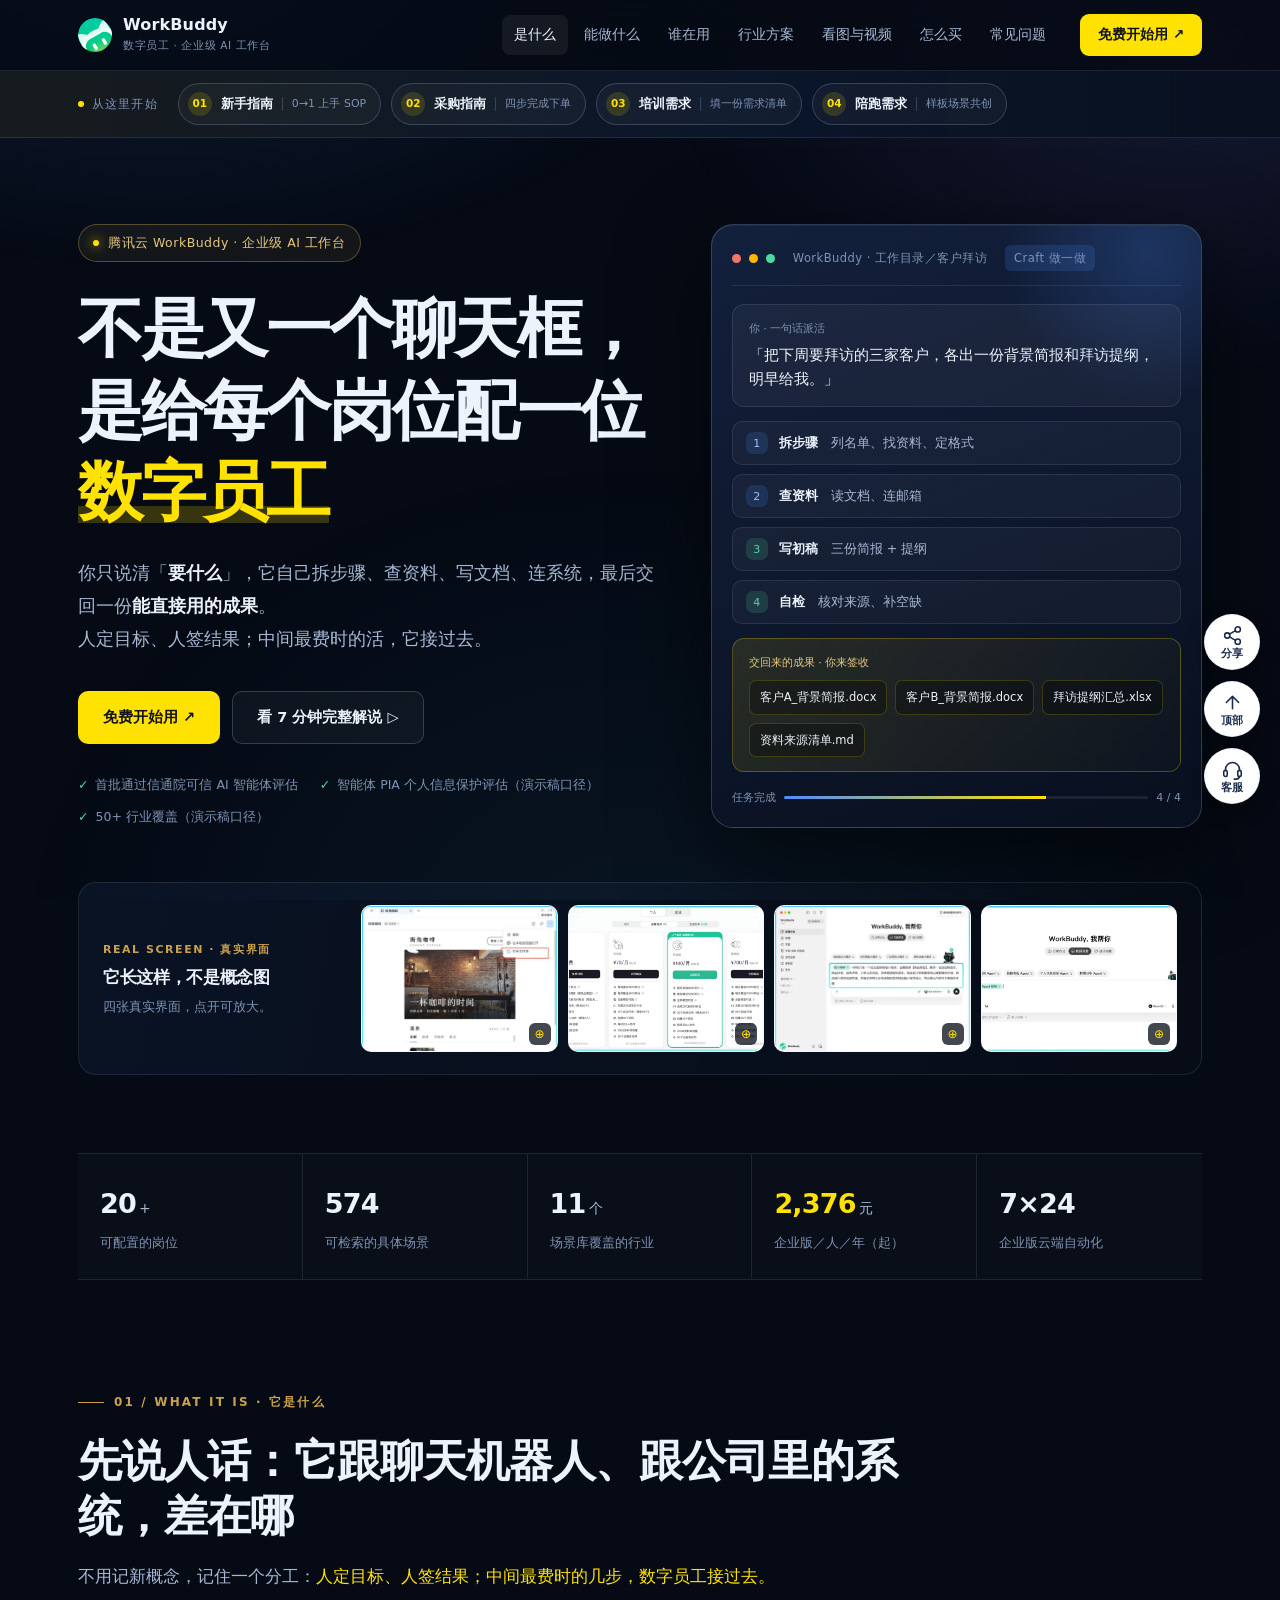
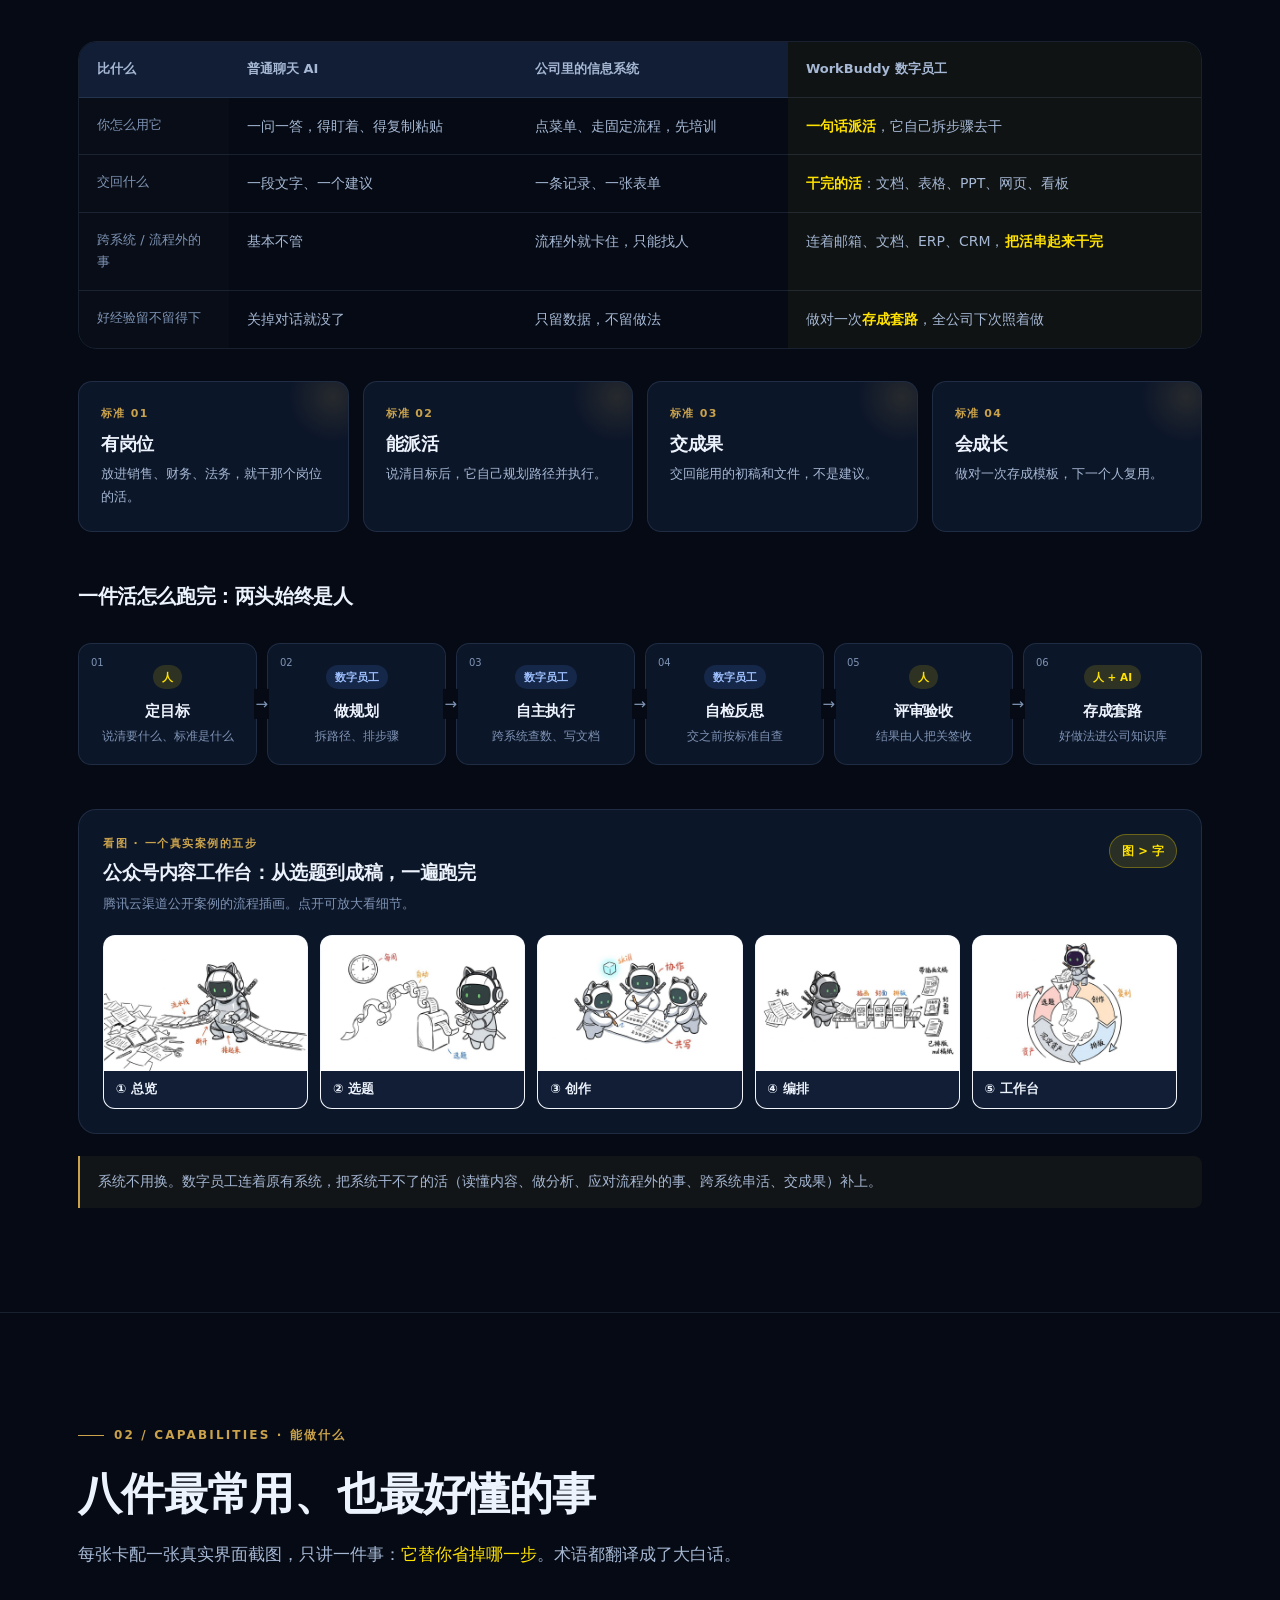
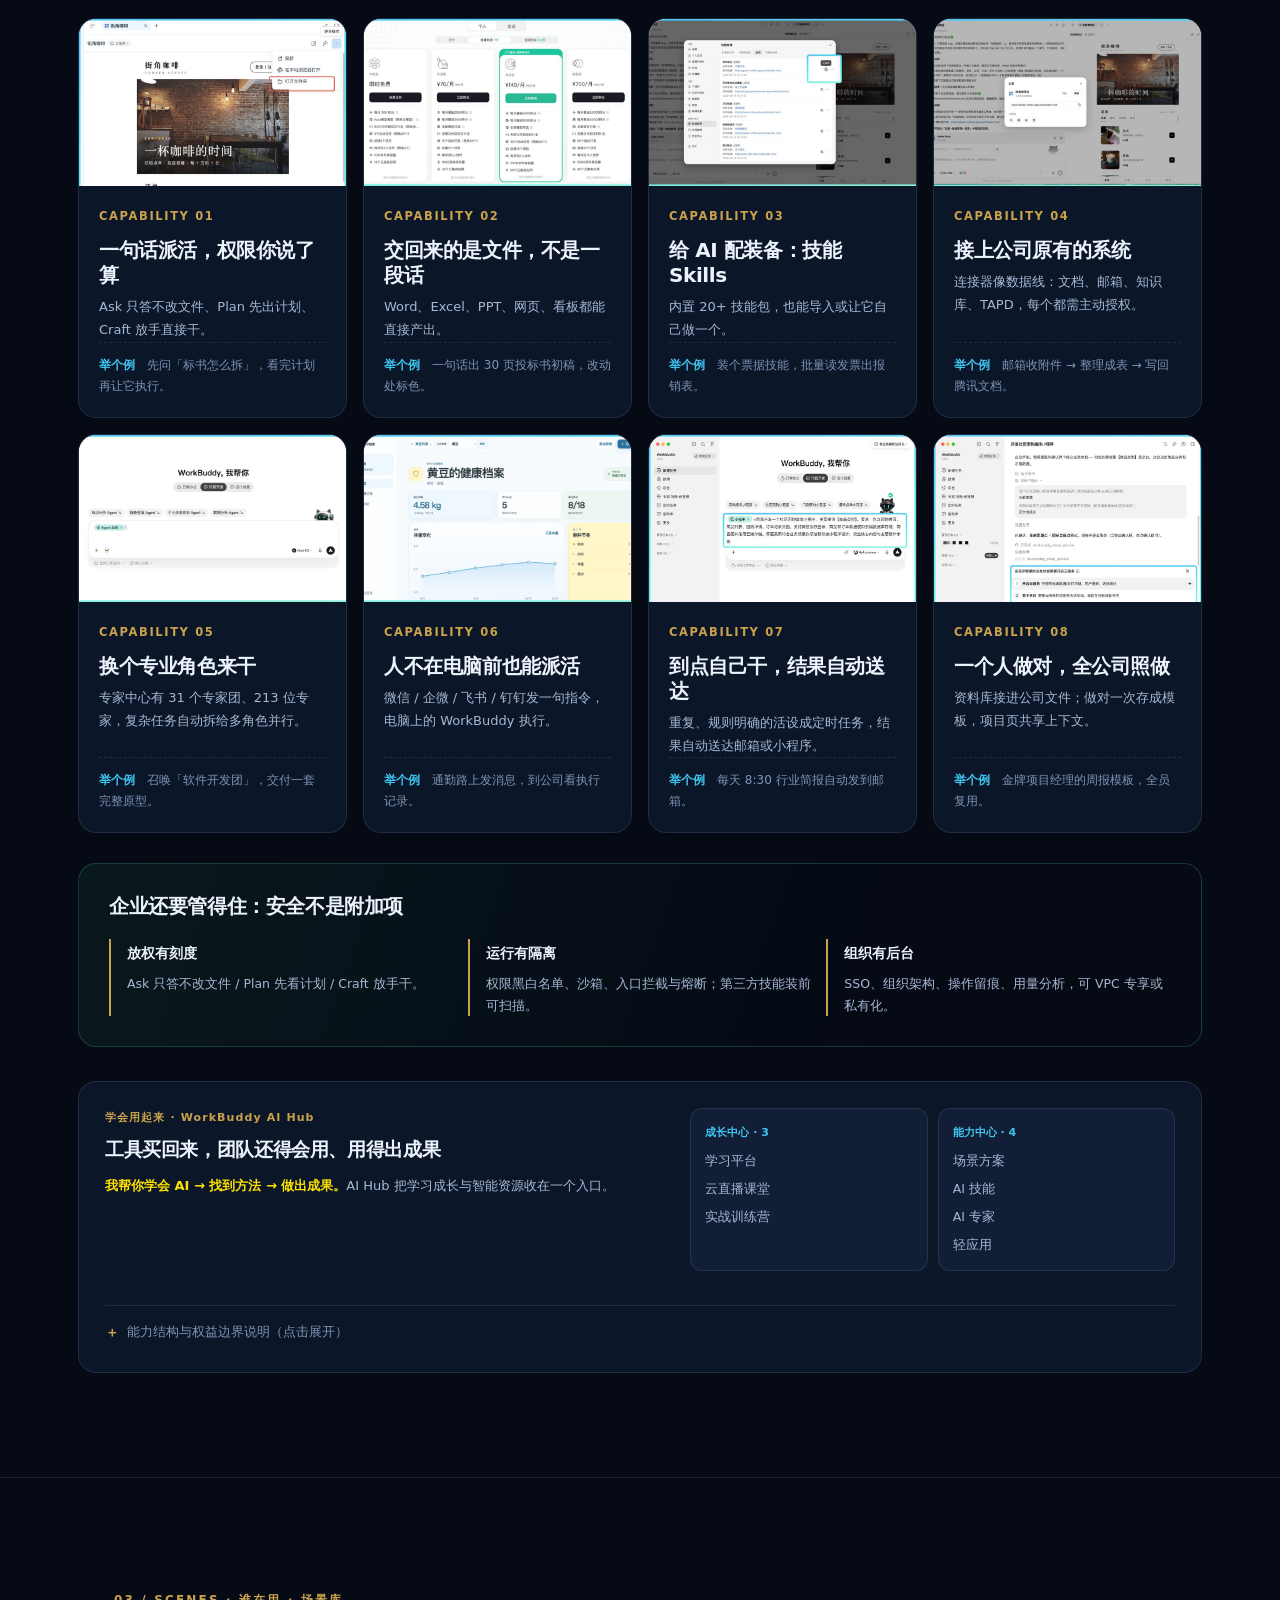
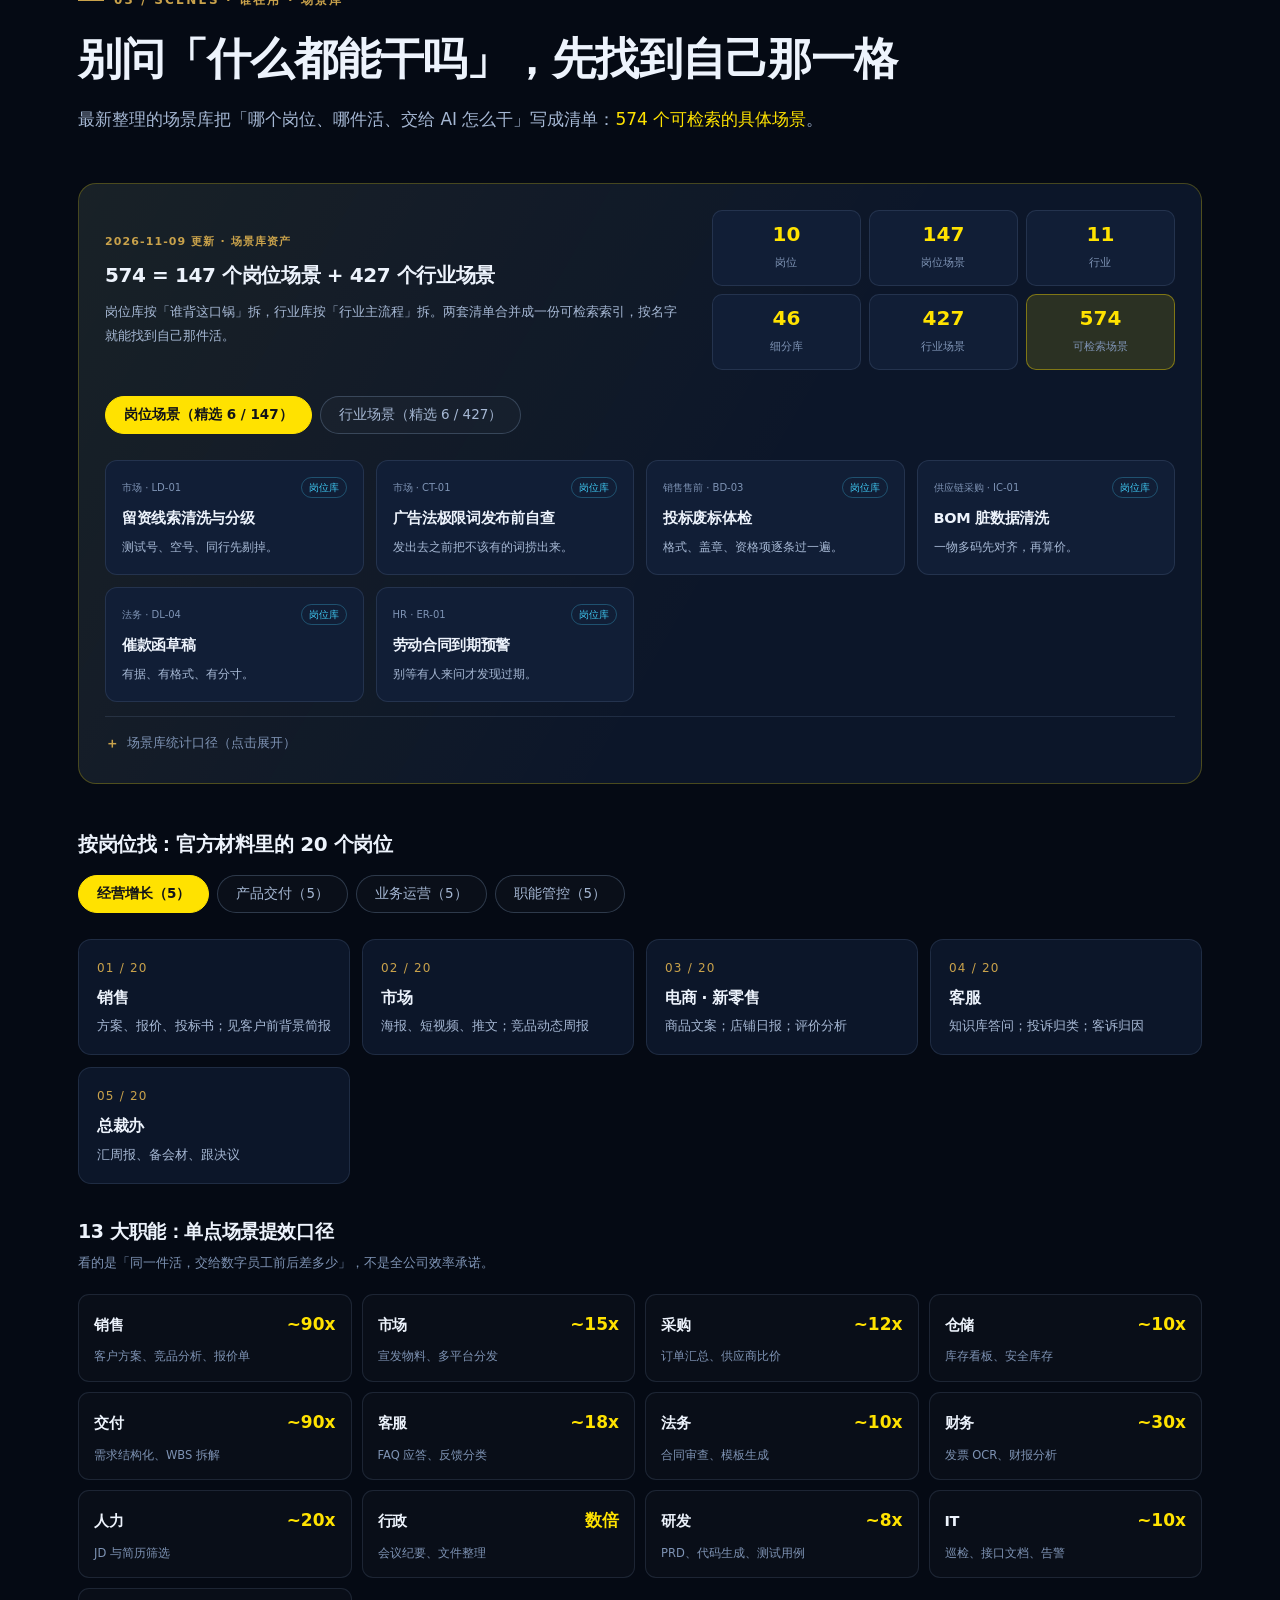
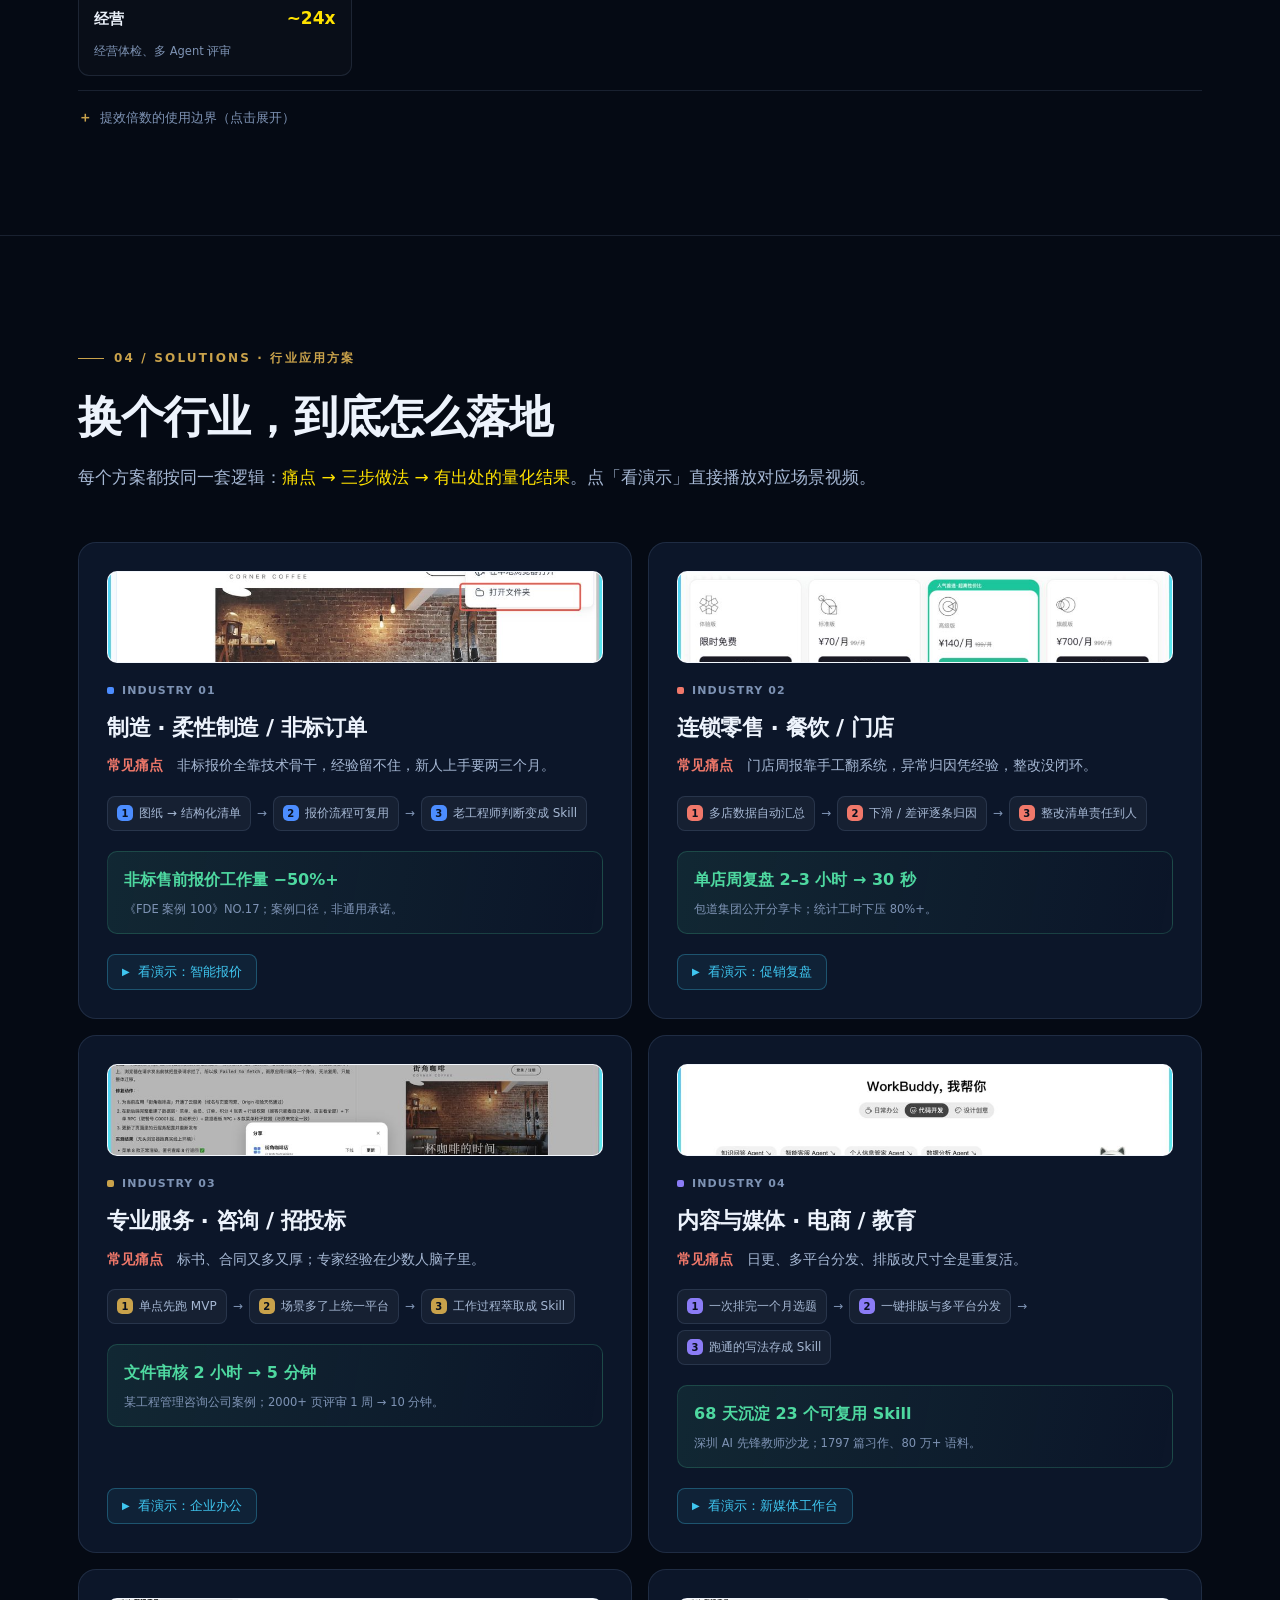
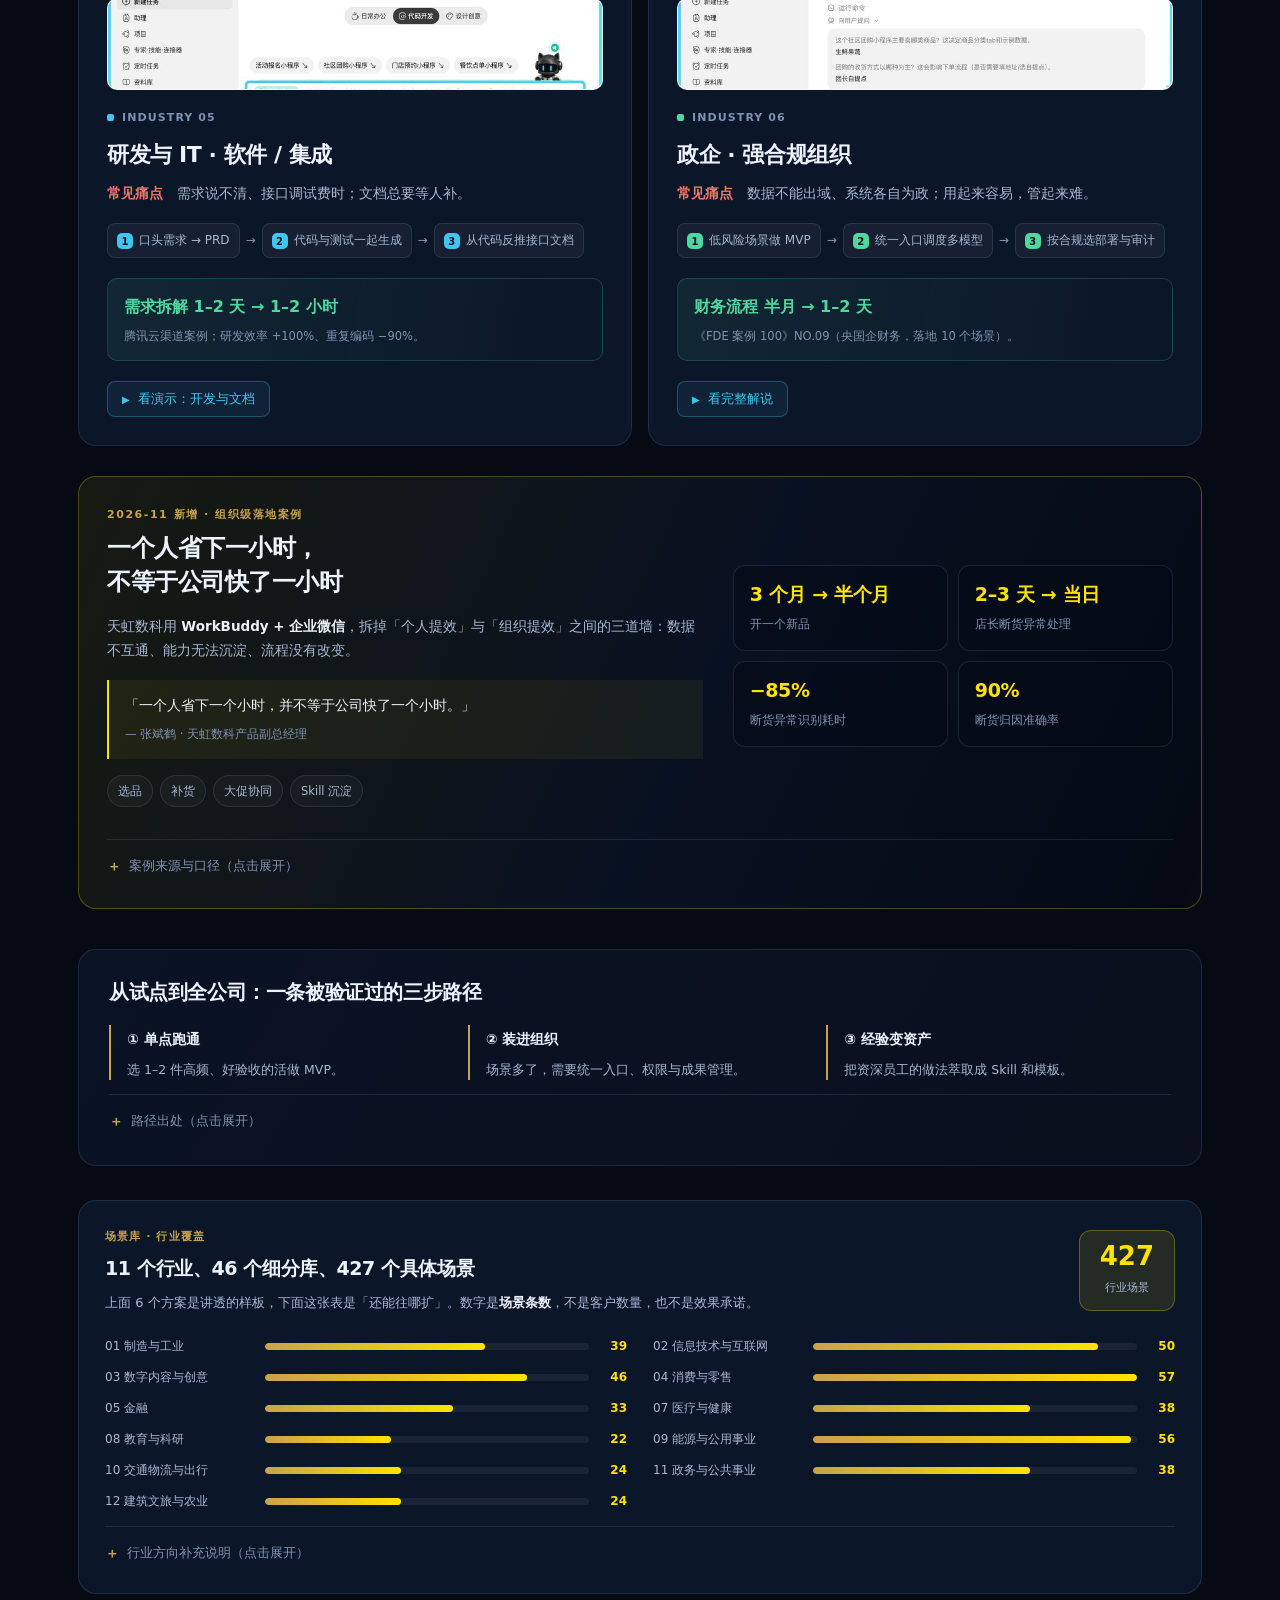
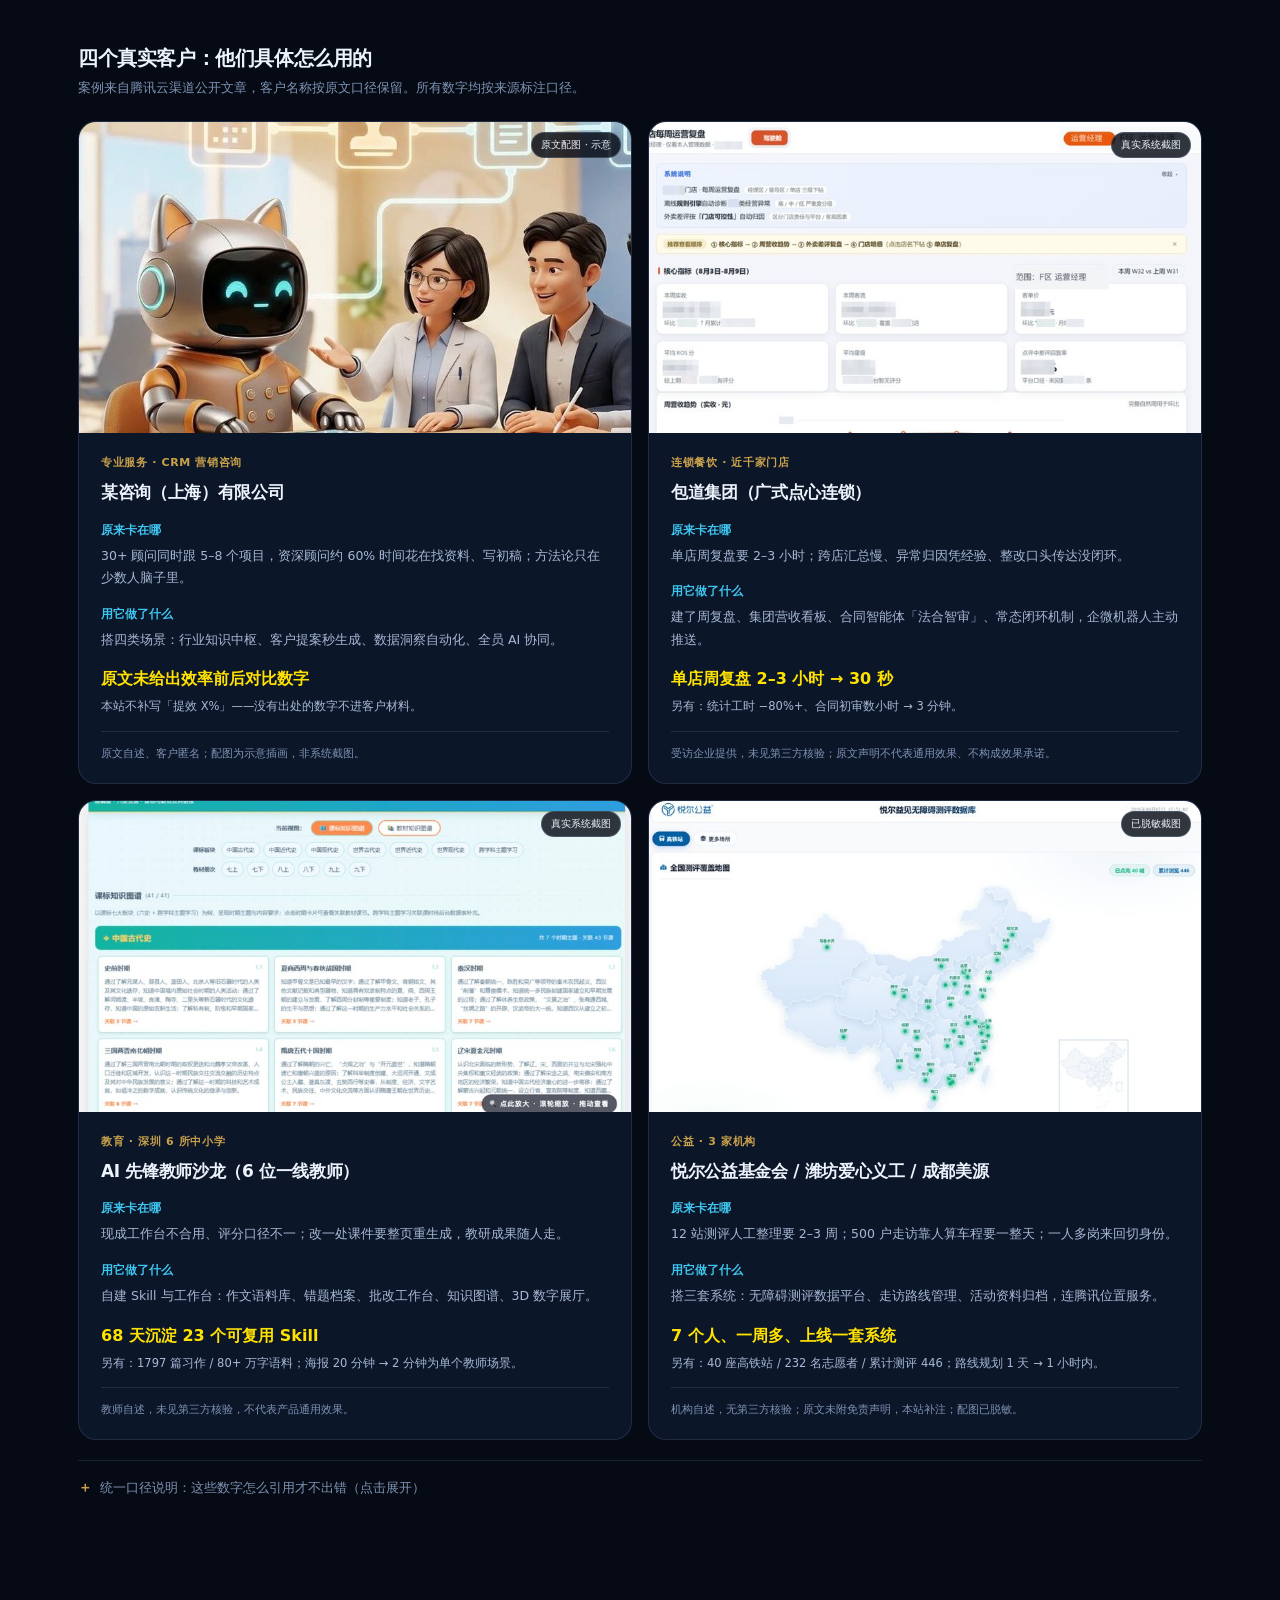
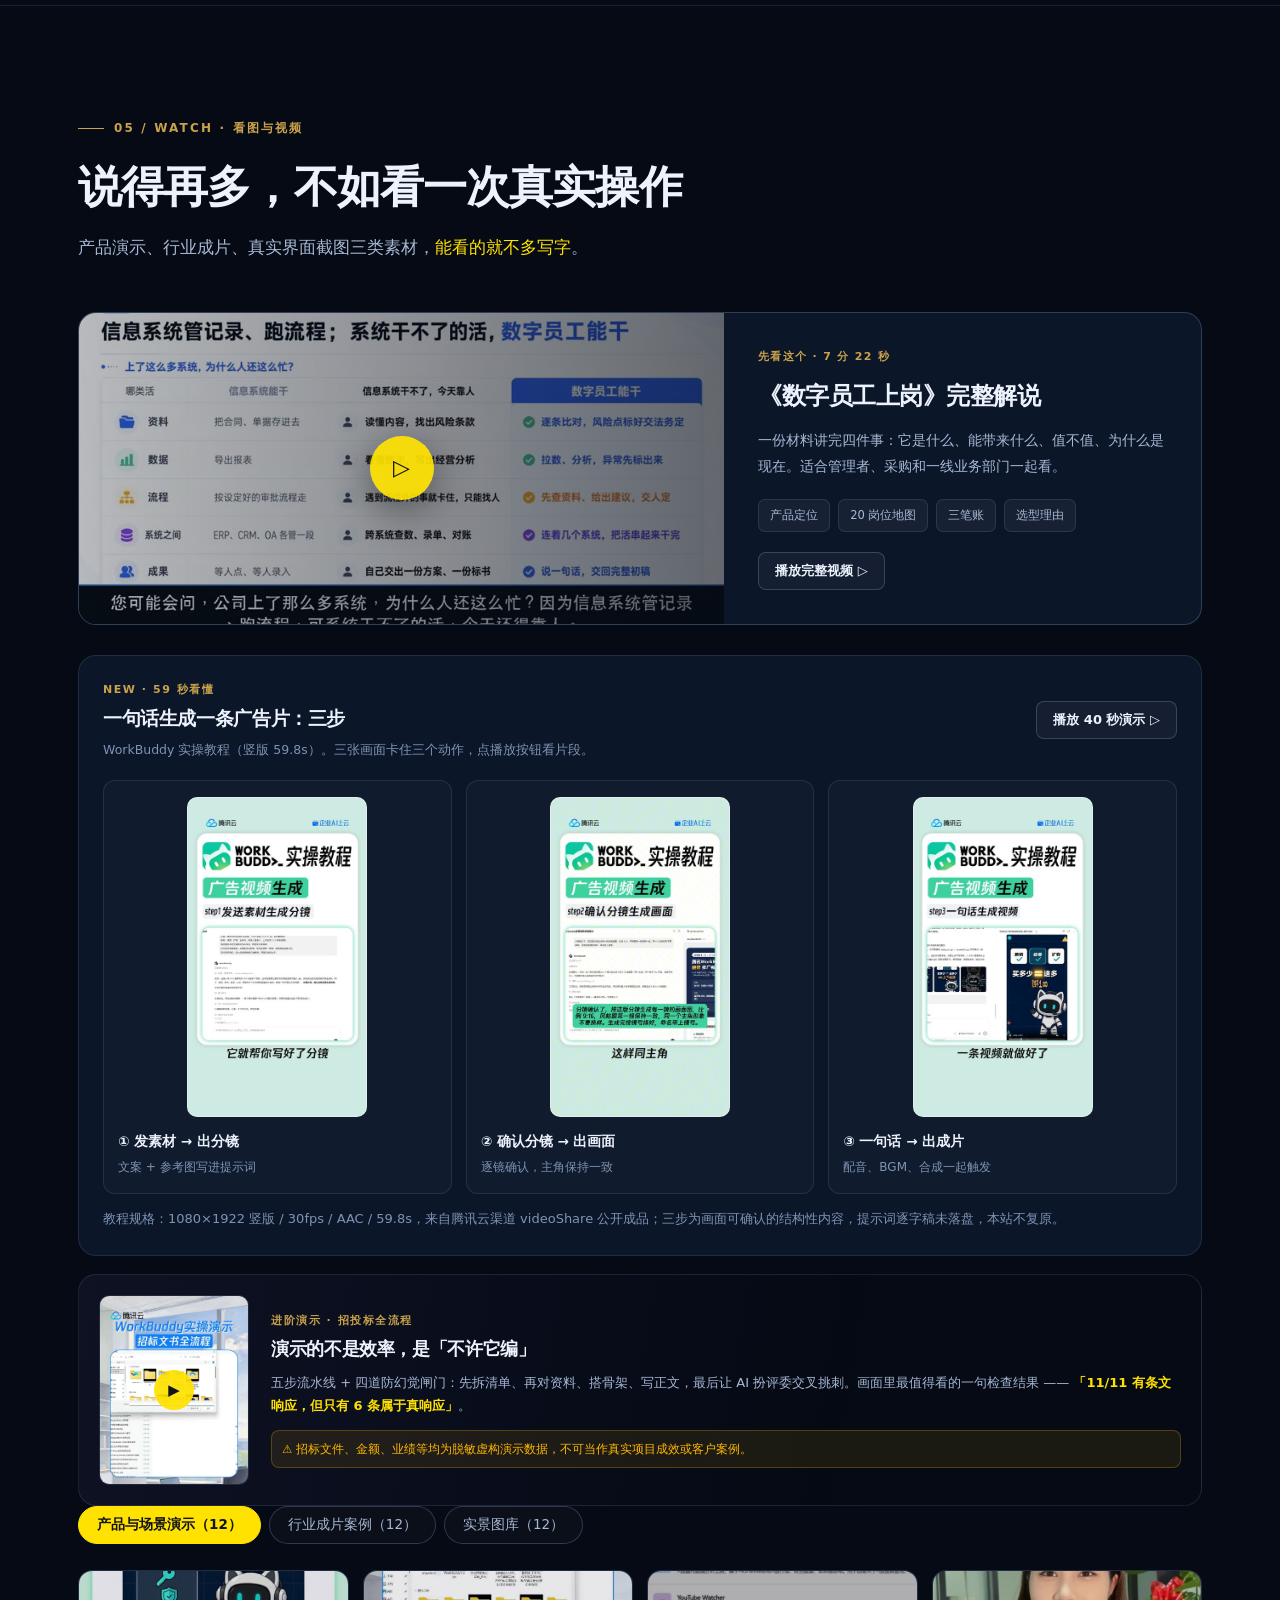
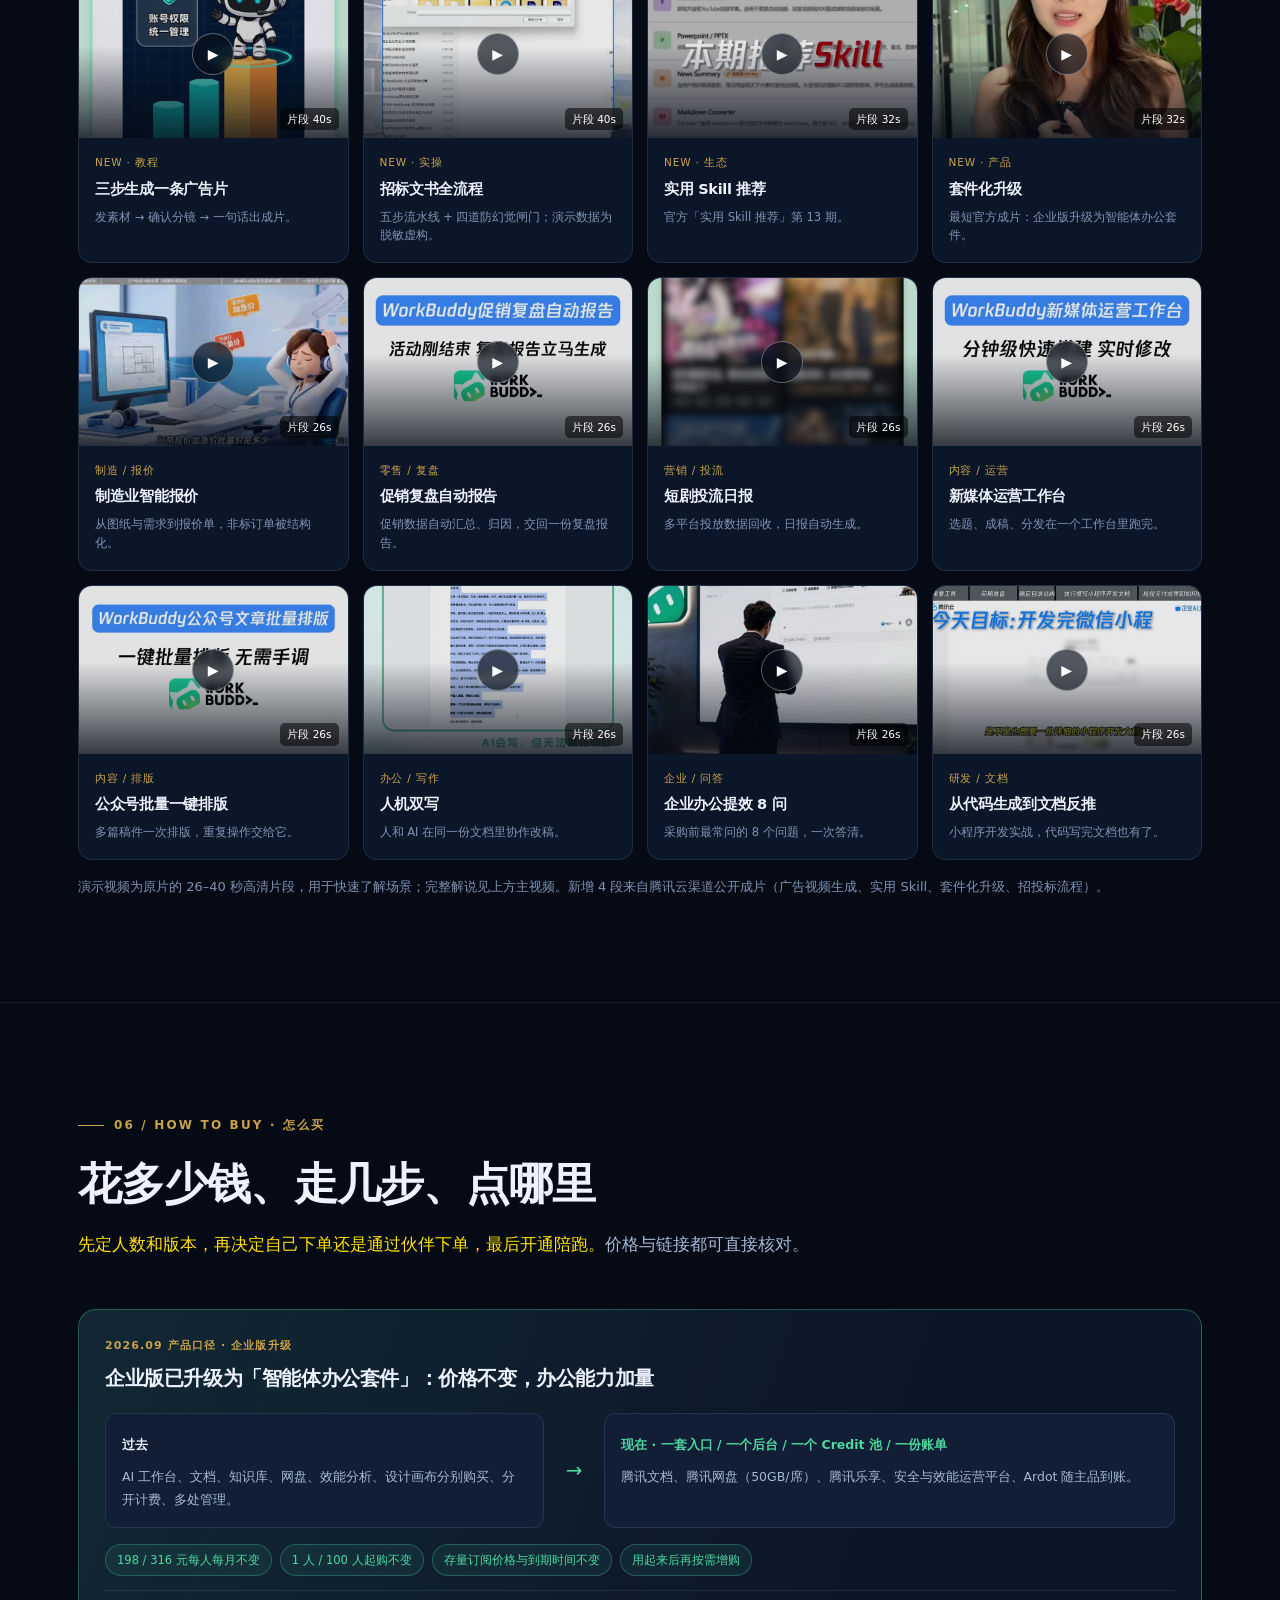
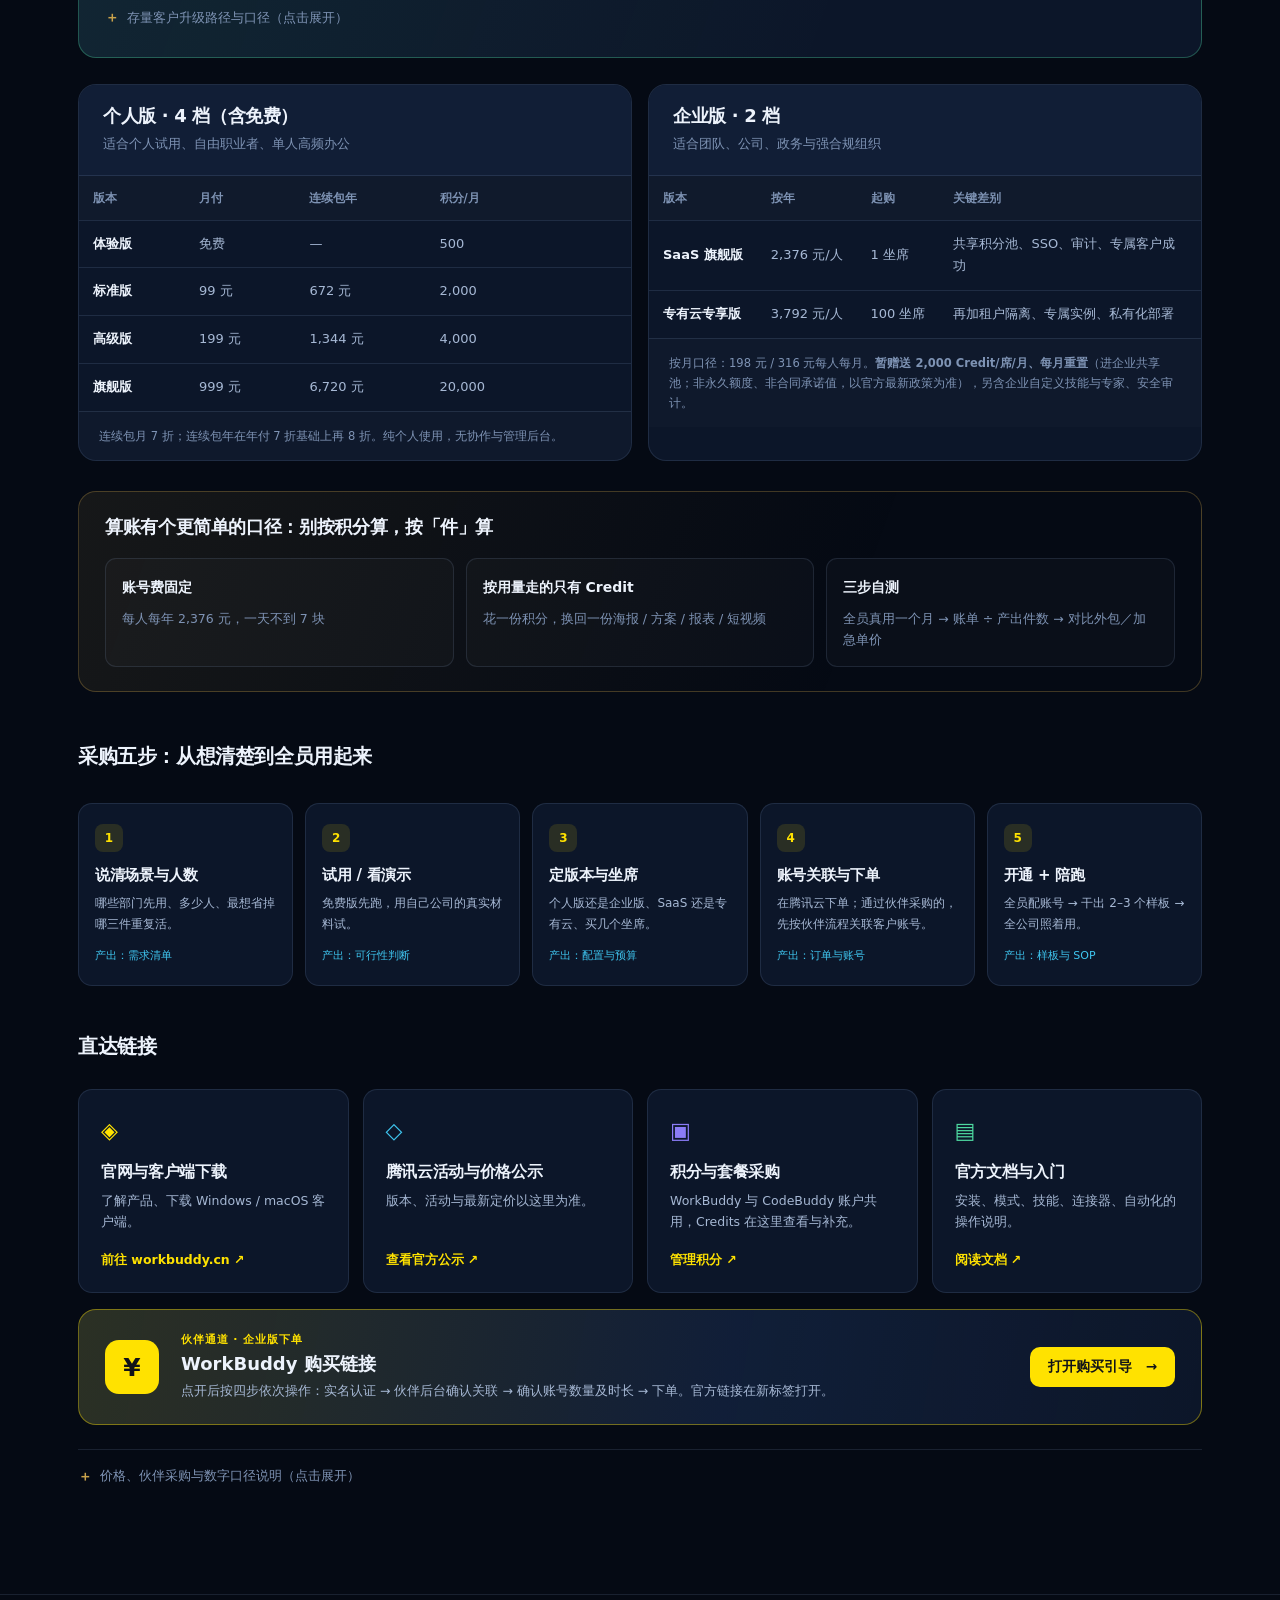
<file: index.html>
<!DOCTYPE html>
<html lang="zh-CN">
<head>
<meta charset="UTF-8">
<meta name="viewport" content="width=device-width,initial-scale=1,viewport-fit=cover">
<title>WorkBuddy 是什么｜给每个岗位，配一位数字员工</title>
<meta name="description" content="用大白话讲清 WorkBuddy：产品介绍、八项核心能力、574 个场景、行业落地方案、真实界面截图与演示视频、版本价格与采购流程。零点引擎（腾讯云合作伙伴）整理。">
<link rel="icon" href="assets/wb-logo.svg" type="image/svg+xml">
<link rel="stylesheet" href="styles.css">
</head>
<body>

<!-- ============ 导航 ============ -->
<header class="nav">
  <div class="nav-in">
    <a class="brand" href="#top">
      <img src="assets/wb-logo.svg" alt="WorkBuddy">
      <span class="brand-txt"><strong>WorkBuddy</strong><span>数字员工 · 企业级 AI 工作台</span></span>
    </a>
    <nav class="nav-links" id="navLinks">
      <a href="#what">是什么</a>
      <a href="#features">能做什么</a>
      <a href="#scenarios">谁在用</a>
      <a href="#industry">行业方案</a>
      <a href="#videos">看图与视频</a>
      <a href="#buy">怎么买</a>
      <a href="#faq">常见问题</a>
    </nav>
    <button class="burger" id="burger" aria-label="展开导航">☰</button>
    <a class="nav-cta" href="https://cloud.tencent.com/act/pro/workbuddy" target="_blank" rel="noopener">免费开始用 ↗</a>
  </div>
</header>

<!-- ============ 快捷胶囊（四个入口） ============ -->
<div class="quickbar" role="navigation" aria-label="快捷入口">
  <div class="wrap quickbar-in">
    <span class="qb-label">从这里开始</span>
    <div class="qb-pills">
      <a class="qb-pill" href="guide.html"><i>01</i><b>新手指南</b><small>0→1 上手 SOP</small></a>
      <a class="qb-pill" href="#buy" data-buy-guide><i>02</i><b>采购指南</b><small>四步完成下单</small></a>
      <a class="qb-pill" href="training.html"><i>03</i><b>培训需求</b><small>填一份需求清单</small></a>
      <a class="qb-pill" href="coaching.html"><i>04</i><b>陪跑需求</b><small>样板场景共创</small></a>
    </div>
  </div>
</div>

<main id="top">

<!-- ============ Hero ============ -->
<section class="hero">
  <div class="wrap">
    <div class="hero-grid">
      <div>
        <span class="hero-badge"><i></i> 腾讯云 WorkBuddy · 企业级 AI 工作台</span>
        <h1>不是又一个聊天框，<br>是给每个岗位配一位<em>数字员工</em></h1>
        <p class="hero-desc">
          你只说清「<b>要什么</b>」，它自己拆步骤、查资料、写文档、连系统，最后交回一份<b>能直接用的成果</b>。<br>
          人定目标、人签结果；中间最费时的活，它接过去。
        </p>
        <div class="hero-actions">
          <a class="btn btn-primary" href="https://cloud.tencent.com/act/pro/workbuddy" target="_blank" rel="noopener">免费开始用 ↗</a>
          <button class="btn btn-ghost" data-video="assets/videos/intro-full.mp4" data-title="WorkBuddy 数字员工上岗 · 完整解说" data-desc="7 分钟讲清：它是什么、能带来什么、值不值、为什么是现在。">看 7 分钟完整解说 ▷</button>
        </div>
        <div class="hero-trust">
          <span>首批通过信通院可信 AI 智能体评估</span>
          <span>智能体 PIA 个人信息保护评估（演示稿口径）</span>
          <span>50+ 行业覆盖（演示稿口径）</span>
        </div>
      </div>

      <div class="hero-visual" aria-label="一次派活的完整过程示意">
        <div class="wb-topbar">
          <i class="wb-dot" style="background:#F0786A"></i><i class="wb-dot" style="background:#FFB800"></i><i class="wb-dot" style="background:#4ED8A0"></i>
          <span>WorkBuddy · 工作目录／客户拜访</span>
          <span class="wb-mode">Craft 做一做</span>
        </div>
        <div class="wb-task">
          <div class="who">你 · 一句话派活</div>
          <p>「把下周要拜访的三家客户，各出一份背景简报和拜访提纲，明早给我。」</p>
        </div>
        <div class="wb-steps">
          <div class="wb-step"><span class="ico">1</span><span><b>拆步骤</b>　列名单、找资料、定格式</span></div>
          <div class="wb-step"><span class="ico">2</span><span><b>查资料</b>　读文档、连邮箱</span></div>
          <div class="wb-step done"><span class="ico">3</span><span><b>写初稿</b>　三份简报 + 提纲</span></div>
          <div class="wb-step done"><span class="ico">4</span><span><b>自检</b>　核对来源、补空缺</span></div>
        </div>
        <div class="wb-result">
          <div class="who">交回来的成果 · 你来签收</div>
          <div class="wb-files">
            <span class="wb-file">客户A_背景简报.docx</span>
            <span class="wb-file">客户B_背景简报.docx</span>
            <span class="wb-file">拜访提纲汇总.xlsx</span>
            <span class="wb-file">资料来源清单.md</span>
          </div>
        </div>
        <div class="wb-foot"><span>任务完成</span><span class="bar"><i></i></span><span>4 / 4</span></div>
      </div>
    </div>

    <!-- 真实界面速览 · 首屏即见图 -->
    <div class="glance reveal">
      <div class="glance-txt">
        <div class="k">REAL SCREEN · 真实界面</div>
        <h3>它长这样，不是概念图</h3>
        <p>四张真实界面，点开可放大。</p>
      </div>
      <div class="glance-pics">
        <button type="button" class="glance-pic" data-lightbox="assets/visuals/ui-01.jpg" data-cap="WorkBuddy 产品界面截图 · 腾讯云渠道公开分享页">
          <img src="assets/visuals/ui-01.jpg" alt="WorkBuddy 产品界面截图" loading="lazy"><span>⊕</span></button>
        <button type="button" class="glance-pic" data-lightbox="assets/visuals/ui-02.jpg" data-cap="文档与应用编辑界面 · 腾讯云渠道公开分享页">
          <img src="assets/visuals/ui-02.jpg" alt="文档编辑界面截图" loading="lazy"><span>⊕</span></button>
        <button type="button" class="glance-pic" data-lightbox="assets/visuals/ui-09.jpg" data-cap="企业微信协同界面 · 腾讯云渠道公开分享页">
          <img src="assets/visuals/ui-09.jpg" alt="企业微信协同界面截图" loading="lazy"><span>⊕</span></button>
        <button type="button" class="glance-pic" data-lightbox="assets/visuals/ui-07.jpg" data-cap="WorkBuddy 任务界面 · 腾讯云渠道公开分享页">
          <img src="assets/visuals/ui-07.jpg" alt="WorkBuddy 任务界面截图" loading="lazy"><span>⊕</span></button>
      </div>
    </div>

    <div class="stat-strip">
      <div class="stat"><b>20<i>+</i></b><span>可配置的岗位</span></div>
      <div class="stat"><b>574</b><span>可检索的具体场景</span></div>
      <div class="stat"><b>11<i>个</i></b><span>场景库覆盖的行业</span></div>
      <div class="stat"><b>2,376<i>元</i></b><span>企业版／人／年（起）</span></div>
      <div class="stat"><b>7×24</b><span>企业版云端自动化</span></div>
    </div>
  </div>
</section>

<!-- ============ 01 是什么 ============ -->
<section class="sec" id="what">
  <div class="wrap">
    <div class="sec-head reveal">
      <div class="eyebrow">01 / WHAT IT IS · 它是什么</div>
      <h2>先说人话：它跟聊天机器人、跟公司里的系统，差在哪</h2>
      <p class="lead">不用记新概念，记住一个分工：<span class="hl">人定目标、人签结果；中间最费时的几步，数字员工接过去。</span></p>
    </div>

    <div class="reveal" style="overflow:hidden;border-radius:18px">
      <p class="swipe-hint small">表格可左右滑动查看 →</p>
      <table class="compare">
        <thead>
          <tr><th>比什么</th><th>普通聊天 AI</th><th>公司里的信息系统</th><th class="good">WorkBuddy 数字员工</th></tr>
        </thead>
        <tbody>
          <tr><td>你怎么用它</td><td>一问一答，得盯着、得复制粘贴</td><td>点菜单、走固定流程，先培训</td><td class="good"><strong>一句话派活</strong>，它自己拆步骤去干</td></tr>
          <tr><td>交回什么</td><td>一段文字、一个建议</td><td>一条记录、一张表单</td><td class="good"><strong>干完的活</strong>：文档、表格、PPT、网页、看板</td></tr>
          <tr><td>跨系统 / 流程外的事</td><td>基本不管</td><td>流程外就卡住，只能找人</td><td class="good">连着邮箱、文档、ERP、CRM，<strong>把活串起来干完</strong></td></tr>
          <tr><td>好经验留不留得下</td><td>关掉对话就没了</td><td>只留数据，不留做法</td><td class="good">做对一次<strong>存成套路</strong>，全公司下次照着做</td></tr>
        </tbody>
      </table>
    </div>

    <div class="criteria reveal">
      <div class="crit"><div class="k">标准 01</div><h4>有岗位</h4><p>放进销售、财务、法务，就干那个岗位的活。</p></div>
      <div class="crit"><div class="k">标准 02</div><h4>能派活</h4><p>说清目标后，它自己规划路径并执行。</p></div>
      <div class="crit"><div class="k">标准 03</div><h4>交成果</h4><p>交回能用的初稿和文件，不是建议。</p></div>
      <div class="crit"><div class="k">标准 04</div><h4>会成长</h4><p>做对一次存成模板，下一个人复用。</p></div>
    </div>

    <h3 style="margin-top:52px;font-size:20px" class="reveal">一件活怎么跑完：两头始终是人</h3>
    <div class="flow reveal">
      <div class="flow-item"><span class="n">01</span><span class="badge human">人</span><h4>定目标</h4><p>说清要什么、标准是什么</p></div>
      <div class="flow-item"><span class="n">02</span><span class="badge ai">数字员工</span><h4>做规划</h4><p>拆路径、排步骤</p></div>
      <div class="flow-item"><span class="n">03</span><span class="badge ai">数字员工</span><h4>自主执行</h4><p>跨系统查数、写文档</p></div>
      <div class="flow-item"><span class="n">04</span><span class="badge ai">数字员工</span><h4>自检反思</h4><p>交之前按标准自查</p></div>
      <div class="flow-item"><span class="n">05</span><span class="badge human">人</span><h4>评审验收</h4><p>结果由人把关签收</p></div>
      <div class="flow-item"><span class="n">06</span><span class="badge human">人 + AI</span><h4>存成套路</h4><p>好做法进公司知识库</p></div>
    </div>

    <!-- 用一组图替代大段说明 -->
    <div class="story-strip reveal">
      <div class="story-head">
        <div>
          <div class="k">看图 · 一个真实案例的五步</div>
          <h3>公众号内容工作台：从选题到成稿，一遍跑完</h3>
          <p>腾讯云渠道公开案例的流程插画。点开可放大看细节。</p>
        </div>
        <span class="story-tag">图 &gt; 字</span>
      </div>
      <div class="story-pics">
        <button type="button" class="story-pic" data-lightbox="assets/visuals/illus-1.jpg" data-cap="① 总览：内容工作台把选题、成稿、排版、分发串成一条线">
          <img src="assets/visuals/illus-1.jpg" alt="内容工作台流程插画一" loading="lazy"><b>① 总览</b></button>
        <button type="button" class="story-pic" data-lightbox="assets/visuals/illus-2.jpg" data-cap="② 选题：从热点与素材里定题目">
          <img src="assets/visuals/illus-2.jpg" alt="内容工作台流程插画二" loading="lazy"><b>② 选题</b></button>
        <button type="button" class="story-pic" data-lightbox="assets/visuals/illus-3.jpg" data-cap="③ 创作：人和 AI 协作把内容写出来">
          <img src="assets/visuals/illus-3.jpg" alt="内容工作台流程插画三" loading="lazy"><b>③ 创作</b></button>
        <button type="button" class="story-pic" data-lightbox="assets/visuals/illus-4.jpg" data-cap="④ 编排：排版、配图、多平台适配">
          <img src="assets/visuals/illus-4.jpg" alt="内容工作台流程插画四" loading="lazy"><b>④ 编排</b></button>
        <button type="button" class="story-pic" data-lightbox="assets/visuals/illus-5.jpg" data-cap="⑤ 工作台：成果、进度与复用沉淀在一处">
          <img src="assets/visuals/illus-5.jpg" alt="内容工作台流程插画五" loading="lazy"><b>⑤ 工作台</b></button>
      </div>
    </div>

    <div class="note">系统不用换。数字员工连着原有系统，把系统干不了的活（读懂内容、做分析、应对流程外的事、跨系统串活、交成果）补上。</div>
  </div>
</section>

<!-- ============ 02 功能特点 ============ -->
<section class="sec" id="features">
  <div class="wrap">
    <div class="sec-head reveal">
      <div class="eyebrow">02 / CAPABILITIES · 能做什么</div>
      <h2>八件最常用、也最好懂的事</h2>
      <p class="lead">每张卡配一张真实界面截图，只讲一件事：<span class="hl">它替你省掉哪一步</span>。术语都翻译成了大白话。</p>
    </div>
    <div class="grid g4" id="featureGrid"></div>

    <div class="pathway reveal" style="margin-top:30px;background:linear-gradient(110deg,rgba(78,216,160,.07),transparent 70%);border-color:rgba(78,216,160,.22)">
      <h3>企业还要管得住：安全不是附加项</h3>
      <div class="p3">
        <div><b>放权有刻度</b><p>Ask 只答不改文件 / Plan 先看计划 / Craft 放手干。</p></div>
        <div><b>运行有隔离</b><p>权限黑白名单、沙箱、入口拦截与熔断；第三方技能装前可扫描。</p></div>
        <div><b>组织有后台</b><p>SSO、组织架构、操作留痕、用量分析，可 VPC 专享或私有化。</p></div>
      </div>
    </div>

    <div class="hub-strip reveal">
      <div class="hub-left">
        <div class="k">学会用起来 · WorkBuddy AI Hub</div>
        <h3>工具买回来，团队还得会用、用得出成果</h3>
        <p><b>我帮你学会 AI → 找到方法 → 做出成果。</b>AI Hub 把学习成长与智能资源收在一个入口。</p>
      </div>
      <div class="hub-mods">
        <div><span class="lbl">成长中心 · 3</span><span>学习平台</span><span>云直播课堂</span><span>实战训练营</span></div>
        <div><span class="lbl">能力中心 · 4</span><span>场景方案</span><span>AI 技能</span><span>AI 专家</span><span>轻应用</span></div>
      </div>
      <details class="fold">
        <summary>能力结构与权益边界说明（点击展开）</summary>
        <div class="fold-body">以上为 AI Hub 入口页面公开的能力结构，由腾讯智享团队提供支持。<b>这是能力结构，不等于 7 项已开通权益，也不构成权益承诺或报价</b>；版本等级、价格、席位配额、开通与交付流程以腾讯官方正式说明为准，可由对接顾问核实后书面提供。资质口径：首批通过中国信通院可信 AI 智能体评估（2026.04，5 大维度 57 项）；智能体 PIA 个人信息保护评估（2026.07，演示稿称全国唯一获评；等级表述在 10-03 旧稿「二星+」与 11-12 版证书缩略图「一星级」之间冲突，未澄清前不引用星级）；政务智能体安全测评（2026.10，演示稿称 VPC 专享版首批通过）。三项为不同批次测评，不合并表述。行业数字已按 11-12 版演示稿更新为「50+ 行业覆盖」；覆盖率（60% / 50%）与月访问量数字口径未说明，本站不引用。本页能力卡配图来自腾讯云渠道公开分享页，仅作界面示意，具体功能以当前版本为准。</div>
      </details>
    </div>
  </div>
</section>

<!-- ============ 03 应用场景 ============ -->
<section class="sec" id="scenarios">
  <div class="wrap">
    <div class="sec-head reveal">
      <div class="eyebrow">03 / SCENES · 谁在用 · 场景库</div>
      <h2>别问「什么都能干吗」，先找到自己那一格</h2>
      <p class="lead">最新整理的场景库把「哪个岗位、哪件活、交给 AI 怎么干」写成清单：<span class="hl">574 个可检索的具体场景</span>。</p>
    </div>

    <div class="scene-bank reveal">
      <div class="sb-head">
        <div class="sb-txt">
          <div class="k">2026-11-09 更新 · 场景库资产</div>
          <h3>574 = 147 个岗位场景 + 427 个行业场景</h3>
          <p>岗位库按「谁背这口锅」拆，行业库按「行业主流程」拆。两套清单合并成一份可检索索引，按名字就能找到自己那件活。</p>
        </div>
        <div class="sb-nums">
          <div><b>10</b><span>岗位</span></div>
          <div><b>147</b><span>岗位场景</span></div>
          <div><b>11</b><span>行业</span></div>
          <div><b>46</b><span>细分库</span></div>
          <div><b>427</b><span>行业场景</span></div>
          <div class="total"><b>574</b><span>可检索场景</span></div>
        </div>
      </div>
      <div class="tabs" id="sceneTabs" style="margin-top:26px"></div>
      <div class="scene-grid" id="sceneGrid"></div>
      <details class="fold">
        <summary>场景库统计口径（点击展开）</summary>
        <div class="fold-body">场景名称摘自场景库原表，未改写；右侧短句为便于理解的通俗转述。岗位库 10 个岗位、43 个子角色；行业库 11 个行业、46 个细分库、186 个子角色。两套清单的打分公式不同，<b>分数不可横向比较</b>；574 是 147+427 的合并检索索引，离散制造库 21 个未结构化场景未计入；场景归属以原库子角色为准。统计日期 2026-11-08 / 11-09，场景数会随版本变化。</div>
      </details>
    </div>

    <h3 style="font-size:20px;margin-top:48px" class="reveal">按岗位找：官方材料里的 20 个岗位</h3>
    <div class="tabs reveal" id="roleTabs" style="margin-top:18px"></div>
    <div id="rolePanels"></div>

    <div class="func-table reveal">
      <h3 style="font-size:19px">13 大职能：单点场景提效口径</h3>
      <p class="small" style="margin-top:8px">看的是「同一件活，交给数字员工前后差多少」，不是全公司效率承诺。</p>
      <div class="func-grid" id="funcGrid" style="margin-top:20px"></div>
      <details class="fold">
        <summary>提效倍数的使用边界（点击展开）</summary>
        <div class="fold-body">提效倍数来自厂商宣讲材料中的单点场景口径，企业间基线差异很大。岗位地图的 20 个岗位是产品宣讲口径，与场景库的 10 个岗位分类维度不同，两套数字不要相加。另：2026-11-12 版演示稿列 24 个岗位，与本页 20 岗位来自不同材料、统计维度不同，两套数字禁止混用或相加；该演示稿的 8–90x 提效倍数无测算基线，本站不作为效果承诺。建议按「先跑一个月 → 记下每件活的花费与工时 → 和以前比」自测，再决定扩到哪些部门。</div>
      </details>
    </div>
  </div>
</section>

<!-- ============ 04 行业方案 ============ -->
<section class="sec" id="industry">
  <div class="wrap">
    <div class="sec-head reveal">
      <div class="eyebrow">04 / SOLUTIONS · 行业应用方案</div>
      <h2>换个行业，到底怎么落地</h2>
      <p class="lead">每个方案都按同一套逻辑：<span class="hl">痛点 → 三步做法 → 有出处的量化结果</span>。点「看演示」直接播放对应场景视频。</p>
    </div>
    <div class="ind-grid" id="industryGrid"></div>

    <!-- 2026-11 新增：组织级提效旗舰案例 -->
    <div class="spotlight reveal">
      <div class="spot-left">
        <div class="k">2026-11 新增 · 组织级落地案例</div>
        <h3>一个人省下一小时，<br>不等于公司快了一小时</h3>
        <p>天虹数科用 <b>WorkBuddy + 企业微信</b>，拆掉「个人提效」与「组织提效」之间的三道墙：数据不互通、能力无法沉淀、流程没有改变。</p>
        <div class="quote">「一个人省下一个小时，并不等于公司快了一个小时。」<span>— 张斌鹤 · 天虹数科产品副总经理</span></div>
        <div class="spot-tags"><span>选品</span><span>补货</span><span>大促协同</span><span>Skill 沉淀</span></div>
      </div>
      <div class="spot-nums">
        <div><b>3 个月 → 半个月</b><span>开一个新品</span></div>
        <div><b>2–3 天 → 当日</b><span>店长断货异常处理</span></div>
        <div><b>−85%</b><span>断货异常识别耗时</span></div>
        <div><b>90%</b><span>断货归因准确率</span></div>
      </div>
      <details class="fold">
        <summary>案例来源与口径（点击展开）</summary>
        <div class="fold-body">来源：腾讯云渠道公开分享文章《这家 42 年的老超市，开始用 Agent 备战双十一》。天虹数科（天虹股份，创立 42 年，全国 200+ 门店、5800 万+ 会员）。三个场景：① 选品——外部趋势 + 企微顾客声音 + 内部动销数据交叉锁定「小份商品」，开新品周期约 3 个月 → 半个月左右，新品上市数量及销售占比双位数以上增长；② 补货——把断货判断逻辑做成 Skill，开业前预警、企微派任务到人、照片反馈闭环，断货识别耗时 −85%、归因准确率 90%；③ 大促——几十个部门、上百门店共用「一张作战地图」，AI 看全局、给不同门店不同建议，最终由业务人员决定。另有 AI 每月处理超 10 万条消费者反馈、客诉标签与订单匹配准确度 95% 以上。<b>以上数字为企业受访自述，未见第三方核验，不代表产品通用效果，也不构成效果承诺。</b></div>
      </details>
    </div>

    <div class="pathway reveal">
      <h3>从试点到全公司：一条被验证过的三步路径</h3>
      <div class="p3">
        <div><b>① 单点跑通</b><p>选 1–2 件高频、好验收的活做 MVP。</p></div>
        <div><b>② 装进组织</b><p>场景多了，需要统一入口、权限与成果管理。</p></div>
        <div><b>③ 经验变资产</b><p>把资深员工的做法萃取成 Skill 和模板。</p></div>
      </div>
      <details class="fold">
        <summary>路径出处（点击展开）</summary>
        <div class="fold-body">提炼自某工程管理咨询公司（公共资金监督）案例：从个人版升企业版决策周期 1 个月，10 位咨询工程师的工作方式萃取为 1 个可复用 Skill。该案例为渠道材料口径，非通用承诺。</div>
      </details>
    </div>

    <div class="coverage reveal">
      <div class="cov-head">
        <div>
          <div class="k">场景库 · 行业覆盖</div>
          <h3>11 个行业、46 个细分库、427 个具体场景</h3>
          <p>上面 6 个方案是讲透的样板，下面这张表是「还能往哪扩」。数字是<b>场景条数</b>，不是客户数量，也不是效果承诺。</p>
        </div>
        <div class="cov-total"><b>427</b><span>行业场景</span></div>
      </div>
      <div class="cov-grid" id="coverageGrid"></div>
      <details class="fold">
        <summary>行业方向补充说明（点击展开）</summary>
        <div class="fold-body">其中半导体与电子信息、算力与 AI 基础设施已有专门场景库，代表场景包括：CP/FT 良率日报、低良批次初判快报、客诉 8D 回复初稿、机房巡检记录结构化、故障 RCA 复盘初稿、客户 SLA 月报与赔付预警。<b>这些是场景设计，不是客户成效</b>；相关演示主体为虚构脱敏设定，不可当作真实客户案例。场景库统计口径见 2026-11-08 / 11-09 清单，两套资产不混算。</div>
      </details>
    </div>

    <h3 style="font-size:20px;margin-top:52px" class="reveal">四个真实客户：他们具体怎么用的</h3>
    <p class="small reveal" style="margin-top:6px">案例来自腾讯云渠道公开文章，客户名称按原文口径保留。所有数字均按来源标注口径。</p>
    <div class="customer-grid" id="customerGrid"></div>
    <details class="fold" style="margin-top:20px">
      <summary>统一口径说明：这些数字怎么引用才不出错（点击展开）</summary>
      <div class="fold-body"><b>数字必有出处，出处必带口径，无口径不进客户材料。</b>以上数字为原文自述 / 受访企业提供 / 教师自述 / 机构自述，<b>均未见第三方核验，不代表产品通用效果，也不构成效果承诺</b>。包道集团案例原文声明「数据与效果均由受访企业提供，为该企业特定场景下的实际统计结果，不代表产品通用效果，亦不构成任何效果承诺」；公益机构案例原文未附效果免责声明，此处由本站补注。第一篇原文未给出效率前后对比数字，本站不补写。涉及未成年人、困境儿童与残障人士的素材仅使用已脱敏截图，不从截图反推服务对象信息。</div>
    </details>
  </div>
</section>

<!-- ============ 05 看图与视频 ============ -->
<section class="sec" id="videos">
  <div class="wrap">
    <div class="sec-head reveal">
      <div class="eyebrow">05 / WATCH · 看图与视频</div>
      <h2>说得再多，不如看一次真实操作</h2>
      <p class="lead">产品演示、行业成片、真实界面截图三类素材，<span class="hl">能看的就不多写字</span>。</p>
    </div>

    <div class="feature-video reveal">
      <div class="thumb" data-video="assets/videos/intro-full.mp4" data-title="WorkBuddy 数字员工上岗 · 完整解说" data-desc="腾讯云渠道材料逐页解说：它是什么、带来什么变化、值不值、为什么是现在。">
        <img src="assets/posters/intro-full.jpg" alt="完整解说视频封面" loading="lazy">
        <span class="play-big">▷</span>
      </div>
      <div class="meta">
        <div class="k">先看这个 · 7 分 22 秒</div>
        <h3>《数字员工上岗》完整解说</h3>
        <p>一份材料讲完四件事：它是什么、能带来什么、值不值、为什么是现在。适合管理者、采购和一线业务部门一起看。</p>
        <div class="chips"><span class="chip">产品定位</span><span class="chip">20 岗位地图</span><span class="chip">三笔账</span><span class="chip">选型理由</span></div>
        <button class="btn btn-ghost btn-sm" style="margin-top:20px" data-video="assets/videos/intro-full.mp4" data-title="WorkBuddy 数字员工上岗 · 完整解说" data-desc="7 分钟完整解说">播放完整视频 ▷</button>
      </div>
    </div>

    <!-- 新增：59 秒三步出片（V01 官方实操教程） -->
    <div class="howto reveal">
      <div class="howto-head">
        <div>
          <div class="k">NEW · 59 秒看懂</div>
          <h3>一句话生成一条广告片：三步</h3>
          <p>WorkBuddy 实操教程（竖版 59.8s）。三张画面卡住三个动作，点播放按钮看片段。</p>
        </div>
        <button class="btn btn-ghost btn-sm" data-video="assets/videos/demo-adgen.mp4" data-title="广告视频生成 · 三步出片" data-desc="官方实操教程片段：发送素材生成分镜 → 确认分镜生成画面 → 一句话生成视频。">播放 40 秒演示 ▷</button>
      </div>
      <div class="howto-steps">
        <button type="button" class="howto-step" data-lightbox="assets/visuals/step-1.jpg" data-cap="Step 1 · 发送素材生成分镜：文案 + 参考图写进提示词，指定 9:16 与视觉风格">
          <img src="assets/visuals/step-1.jpg" alt="教程画面：发送素材生成分镜" loading="lazy"><b>① 发素材 → 出分镜</b><span>文案 + 参考图写进提示词</span></button>
        <button type="button" class="howto-step" data-lightbox="assets/visuals/step-2.jpg" data-cap="Step 2 · 确认分镜生成画面：逐镜确认 / 提修改，保持主角一致">
          <img src="assets/visuals/step-2.jpg" alt="教程画面：确认分镜生成画面" loading="lazy"><b>② 确认分镜 → 出画面</b><span>逐镜确认，主角保持一致</span></button>
        <button type="button" class="howto-step" data-lightbox="assets/visuals/step-3.jpg" data-cap="Step 3 · 一句话生成视频：配音、BGM、合成一次触发">
          <img src="assets/visuals/step-3.jpg" alt="教程画面：一句话生成视频" loading="lazy"><b>③ 一句话 → 出成片</b><span>配音、BGM、合成一起触发</span></button>
      </div>
      <p class="small">教程规格：1080×1922 竖版 / 30fps / AAC / 59.8s，来自腾讯云渠道 videoShare 公开成品；三步为画面可确认的结构性内容，提示词逐字稿未落盘，本站不复原。</p>
    </div>

    <!-- 新增：招投标演示（明确标注虚构） -->
    <div class="bidban reveal">
      <button type="button" class="bidban-pic" data-video="assets/videos/demo-bid.mp4" data-title="招标文书全流程 · 实操演示片段" data-desc="五步流水线 + 四道防幻觉闸门。演示数据为脱敏虚构，不可作为真实项目成效。">
        <img src="assets/posters/demo-bid.jpg" alt="招标文书全流程演示封面" loading="lazy"><span class="p">▶</span>
      </button>
      <div class="bidban-txt">
        <div class="k">进阶演示 · 招投标全流程</div>
        <h4>演示的不是效率，是「不许它编」</h4>
        <p>五步流水线 + 四道防幻觉闸门：先拆清单、再对资料、搭骨架、写正文，最后让 AI 扮评委交叉挑刺。画面里最值得看的一句检查结果 —— <b>「11/11 有条文响应，但只有 6 条属于真响应」</b>。</p>
        <span class="bidban-note">⚠️ 招标文件、金额、业绩等均为脱敏虚构演示数据，不可当作真实项目成效或客户案例。</span>
      </div>
    </div>

    <div class="tabs reveal" id="videoTabs">
      <button class="tab active" data-vtab="demo">产品与场景演示（12）</button>
      <button class="tab" data-vtab="case">行业成片案例（12）</button>
      <button class="tab" data-vtab="gallery">实景图库（12）</button>
    </div>

    <div class="tab-panel active" id="vpanel-demo">
      <div class="vgrid" id="demoGrid"></div>
      <p class="small" style="margin-top:16px">演示视频为原片的 26–40 秒高清片段，用于快速了解场景；完整解说见上方主视频。新增 4 段来自腾讯云渠道公开成片（广告视频生成、实用 Skill、套件化升级、招投标流程）。</p>
    </div>

    <div class="tab-panel" id="vpanel-case">
      <div class="case-filters" id="caseFilters"></div>
      <div class="case-grid" id="caseGrid"></div>
      <p class="small" style="margin-top:16px">行业成片来自零点引擎《零小剪》AI 内容创作引擎公开案例库（原页共 56 段，按 6 类场景编排），此处精选 12 段展示 AI 内容生产在不同行业的成品效果。</p>
    </div>

    <div class="tab-panel" id="vpanel-gallery">
      <div class="gallery" id="galleryGrid"></div>
      <details class="fold">
        <summary>图库来源与使用边界（点击展开）</summary>
        <div class="fold-body">本页配图来自腾讯云渠道公开分享页（posterShare / videoShare）的产品界面截图、流程插画与全页海报，均为可对外成品；已排除含客户名、未成年人影像、二维码与内部报价的素材。配图仅作界面与流程示意，具体功能与版本以腾讯云官方最新说明为准；全页海报文字较多，建议点开放大阅读。视频与图片来自公开渠道，版权归原发布方所有，本站仅作选型介绍引用。</div>
      </details>
    </div>
  </div>
</section>

<!-- ============ 06 采购流程与链接 ============ -->
<section class="sec" id="buy">
  <div class="wrap">
    <div class="sec-head reveal">
      <div class="eyebrow">06 / HOW TO BUY · 怎么买</div>
      <h2>花多少钱、走几步、点哪里</h2>
      <p class="lead"><span class="hl">先定人数和版本，再决定自己下单还是通过伙伴下单，最后开通陪跑。</span>价格与链接都可直接核对。</p>
    </div>

    <div class="suite-box reveal">
      <div class="k">2026.09 产品口径 · 企业版升级</div>
      <h3>企业版已升级为「智能体办公套件」：价格不变，办公能力加量</h3>
      <div class="suite-grid">
        <div class="before"><b>过去</b><p>AI 工作台、文档、知识库、网盘、效能分析、设计画布分别购买、分开计费、多处管理。</p></div>
        <div class="suite-arrow">→</div>
        <div class="after"><b>现在 · 一套入口 / 一个后台 / 一个 Credit 池 / 一份账单</b><p>腾讯文档、腾讯网盘（50GB/席）、腾讯乐享、安全与效能运营平台、Ardot 随主品到账。</p></div>
      </div>
      <div class="suite-points">
        <span>198 / 316 元每人每月不变</span><span>1 人 / 100 人起购不变</span><span>存量订阅价格与到期时间不变</span><span>用起来后再按需增购</span>
      </div>
      <details class="fold">
        <summary>存量客户升级路径与口径（点击展开）</summary>
        <div class="fold-body">未另购单品的，管理员确认更新后的服务协议即可免费升级；已单独购买文档或乐享付费版且仍在有效期内的，<b>先退旧再升套件</b>，同一 OneID 合计不高于原来。腾讯会议整包加购已移出内置，需随主版本订单另行加购；增购分版本型 / 席位型 / 资源型，主品与增购包版本须一致。以上为 2026.09 产品行销材料口径，具体规格、配置与价格以腾讯云官方最新公示为准。</div>
      </details>
    </div>

    <div class="price-grid reveal">
      <div class="price-box">
        <div class="hd"><h3>个人版 · 4 档（含免费）</h3><p>适合个人试用、自由职业者、单人高频办公</p></div>
        <table>
          <thead><tr><th>版本</th><th>月付</th><th>连续包年</th><th>积分/月</th></tr></thead>
          <tbody>
            <tr><td>体验版</td><td class="pr">免费</td><td>—</td><td>500</td></tr>
            <tr><td>标准版</td><td class="pr">99 元</td><td>672 元</td><td>2,000</td></tr>
            <tr><td>高级版</td><td class="pr">199 元</td><td>1,344 元</td><td>4,000</td></tr>
            <tr><td>旗舰版</td><td class="pr">999 元</td><td>6,720 元</td><td>20,000</td></tr>
          </tbody>
        </table>
        <div class="ft">连续包月 7 折；连续包年在年付 7 折基础上再 8 折。纯个人使用，无协作与管理后台。</div>
      </div>
      <div class="price-box">
        <div class="hd"><h3>企业版 · 2 档</h3><p>适合团队、公司、政务与强合规组织</p></div>
        <table>
          <thead><tr><th>版本</th><th>按年</th><th>起购</th><th>关键差别</th></tr></thead>
          <tbody>
            <tr><td>SaaS 旗舰版</td><td class="pr">2,376 元/人</td><td>1 坐席</td><td>共享积分池、SSO、审计、专属客户成功</td></tr>
            <tr><td>专有云专享版</td><td class="pr">3,792 元/人</td><td>100 坐席</td><td>再加租户隔离、专属实例、私有化部署</td></tr>
          </tbody>
        </table>
        <div class="ft">按月口径：198 元 / 316 元每人每月。<b>暂赠送 2,000 Credit/席/月、每月重置</b>（进企业共享池；非永久额度、非合同承诺值，以官方最新政策为准），另含企业自定义技能与专家、安全审计。</div>
      </div>
    </div>

    <div class="accounting reveal">
      <h3>算账有个更简单的口径：别按积分算，按「件」算</h3>
      <div class="acct-row">
        <div><b>账号费固定</b><span>每人每年 2,376 元，一天不到 7 块</span></div>
        <div><b>按用量走的只有 Credit</b><span>花一份积分，换回一份海报 / 方案 / 报表 / 短视频</span></div>
        <div><b>三步自测</b><span>全员真用一个月 → 账单 ÷ 产出件数 → 对比外包／加急单价</span></div>
      </div>
    </div>

    <h3 style="font-size:20px;margin-top:52px" class="reveal">采购五步：从想清楚到全员用起来</h3>
    <div class="buy-flow reveal">
      <div class="bstep"><div class="n">1</div><h4>说清场景与人数</h4><p>哪些部门先用、多少人、最想省掉哪三件重复活。</p><span class="out">产出：需求清单</span></div>
      <div class="bstep"><div class="n">2</div><h4>试用 / 看演示</h4><p>免费版先跑，用自己公司的真实材料试。</p><span class="out">产出：可行性判断</span></div>
      <div class="bstep"><div class="n">3</div><h4>定版本与坐席</h4><p>个人版还是企业版、SaaS 还是专有云、买几个坐席。</p><span class="out">产出：配置与预算</span></div>
      <div class="bstep"><div class="n">4</div><h4>账号关联与下单</h4><p>在腾讯云下单；通过伙伴采购的，先按伙伴流程关联客户账号。</p><span class="out">产出：订单与账号</span></div>
      <div class="bstep"><div class="n">5</div><h4>开通 + 陪跑</h4><p>全员配账号 → 干出 2–3 个样板 → 全公司照着用。</p><span class="out">产出：样板与 SOP</span></div>
    </div>

    <h3 style="font-size:20px;margin-top:48px" class="reveal">直达链接</h3>
    <div class="links-grid reveal">
      <a class="link-card" href="https://www.workbuddy.cn/" target="_blank" rel="noopener">
        <span class="ic" style="color:var(--yellow)">◈</span><h4>官网与客户端下载</h4>
        <p>了解产品、下载 Windows / macOS 客户端。</p><span class="go">前往 workbuddy.cn ↗</span>
      </a>
      <a class="link-card" href="https://cloud.tencent.com/act/pro/workbuddy" target="_blank" rel="noopener">
        <span class="ic" style="color:var(--cyan)">◇</span><h4>腾讯云活动与价格公示</h4>
        <p>版本、活动与最新定价以这里为准。</p><span class="go">查看官方公示 ↗</span>
      </a>
      <a class="link-card" href="https://codebuddy.cn/profile/plan" target="_blank" rel="noopener">
        <span class="ic" style="color:var(--violet)">▣</span><h4>积分与套餐采购</h4>
        <p>WorkBuddy 与 CodeBuddy 账户共用，Credits 在这里查看与补充。</p><span class="go">管理积分 ↗</span>
      </a>
      <a class="link-card" href="https://workbuddy.cn/docs/workbuddy/Overview" target="_blank" rel="noopener">
        <span class="ic" style="color:var(--green)">▤</span><h4>官方文档与入门</h4>
        <p>安装、模式、技能、连接器、自动化的操作说明。</p><span class="go">阅读文档 ↗</span>
      </a>
    </div>

    <button class="buy-entry reveal" id="buyLink" type="button" data-purchase>
      <span class="be-ic">¥</span>
      <span class="be-txt">
        <span class="be-tag">伙伴通道 · 企业版下单</span>
        <strong>WorkBuddy 购买链接</strong>
        <small>点开后按四步依次操作：实名认证 → 伙伴后台确认关联 → 确认账号数量及时长 → 下单。官方链接在新标签打开。</small>
      </span>
      <span class="be-btn">打开购买引导　→</span>
    </button>

    <details class="fold" style="margin-top:24px">
      <summary>价格、伙伴采购与数字口径说明（点击展开）</summary>
      <div class="fold-body">本站由零点引擎（腾讯云 &amp; WorkBuddy 代理合作伙伴）整理，可提供选型、演示、账号关联与全员陪跑；如已有对接顾问，请直接联系，官网留资时备注「零点引擎」即可。伙伴关联客户账号需遵循腾讯云渠道规则（邀请链接注册、注册 3 日内、解绑 10 日内等适用场景），具体以腾讯云最新规则为准。<br><br>价格口径整理自 2026-07-30 官方授权资料、渠道材料与 2026.09 产品行销套件升级材料，会随活动调整；本站为合作伙伴介绍材料，<b>非腾讯官方报价单</b>，最终以腾讯云官网公示与合同为准。<b>数字口径分四类：</b>① 价格与配额属刊例快照需复核时效；② 客户案例数字为自测 / 自述口径，不构成承诺值；③ 产品实测百分比须带「产品口径企业级实测」；④ 场景库 574 / 147 / 427 为资产统计条数，不是客户数或效果。原型、账单与看板截图数字均为示意；竞品信息以公开可查证资料为准。</div>
    </details>
  </div>
</section>

<!-- ============ 07 FAQ ============ -->
<section class="sec" id="faq">
  <div class="wrap">
    <div class="sec-head reveal">
      <div class="eyebrow">07 / FAQ · 常见问题</div>
      <h2>采购前最常被问的十个问题</h2>
      <p class="lead">都是实际沟通里会卡住的地方，先答清楚，省一轮会。</p>
    </div>
    <div class="faq-list reveal" id="faqList"></div>
  </div>
</section>

<!-- ============ 收尾 CTA ============ -->
<section class="final">
  <div class="wrap">
    <div class="eyebrow" style="justify-content:center">GET STARTED</div>
    <h2>给每个岗位，配一位数字员工</h2>
    <p>人还是这些人，活干得更快、更好；做对一次，全公司下次照着做。</p>
    <div class="hero-actions">
      <a class="btn btn-primary" href="https://cloud.tencent.com/act/pro/workbuddy" target="_blank" rel="noopener">免费开始用 ↗</a>
      <button class="btn btn-ghost" data-video="assets/videos/intro-full.mp4" data-title="WorkBuddy 数字员工上岗 · 完整解说" data-desc="7 分钟完整解说">再看一次完整解说 ▷</button>
    </div>
    <p class="small">第一步很轻：全员配上 → 干出样板 → 全公司照着用。</p>
  </div>
</section>

</main>

<footer>
  <div class="wrap">
    <div class="foot-grid">
      <div>
        <img src="assets/lingdian-logo.svg" alt="零点引擎">
        <p>本站由 <b style="color:var(--muted)">零点引擎（腾讯云 &amp; WorkBuddy 代理合作伙伴）</b> 整理，用于客户选型、方案宣讲与内部培训。WorkBuddy 为腾讯云产品，商标与产品权益归腾讯所有。</p>
        <p style="margin-top:10px">内容参考：黑唛AI研习社生态页、零点引擎《零小剪》发布页、腾讯云渠道材料、公开分享页（含 2026-11 天虹数科案例与实操教程）与公开案例整理。</p>
      </div>
      <div>
        <h5>快速入口</h5>
        <ul>
          <li><a href="https://www.workbuddy.cn/" target="_blank" rel="noopener">WorkBuddy 官网 ↗</a></li>
          <li><a href="https://codebuddy.cn/work" target="_blank" rel="noopener">客户端下载 ↗</a></li>
          <li><a href="https://cloud.tencent.com/act/pro/workbuddy" target="_blank" rel="noopener">腾讯云活动页 ↗</a></li>
          <li><a href="https://workbuddy.cn/docs/workbuddy/Overview" target="_blank" rel="noopener">官方文档 ↗</a></li>
        </ul>
      </div>
      <div>
        <h5>页面导航</h5>
        <ul>
          <li><a href="#what">01 它是什么</a></li>
          <li><a href="#features">02 能做什么</a></li>
          <li><a href="#industry">04 行业方案</a></li>
          <li><a href="#videos">05 看图与视频</a></li>
          <li><a href="#buy">06 采购流程</a></li>
        </ul>
      </div>
    </div>
    <div class="foot-bottom">
      <span>© 2026 零点引擎 · WorkBuddy 介绍页（合作伙伴整理，非官方站点）</span>
      <span>数据口径：厂商渠道材料 / 公开案例整理；量化结果需结合企业基线复核，不构成收益或效果承诺。</span>
    </div>
  </div>
</footer>

<!-- ============ 视频弹窗 ============ -->
<div class="modal" id="videoModal" role="dialog" aria-modal="true" aria-label="视频播放">
  <div class="modal-in">
    <div class="modal-hd"><h4 id="modalTitle">视频</h4><button class="x" id="modalClose" aria-label="关闭">×</button></div>
    <video id="modalVideo" controls playsinline preload="metadata"></video>
    <div class="modal-ft" id="modalDesc"></div>
  </div>
</div>

<!-- ============ 图片放大 ============ -->
<div class="lightbox" id="lightbox" role="dialog" aria-modal="true" aria-label="图片查看">
  <button class="lb-x" id="lbClose" aria-label="关闭">×</button>
  <button class="lb-nav lb-prev" id="lbPrev" aria-label="上一张">‹</button>
  <div class="lb-in">
    <img id="lbImg" src="assets/visuals/ui-01.jpg" alt="">
    <div class="lb-cap" id="lbCap"></div>
  </div>
  <button class="lb-nav lb-next" id="lbNext" aria-label="下一张">›</button>
</div>

<div class="modal" id="purchaseModal" role="dialog" aria-modal="true" aria-label="WorkBuddy 购买引导">
  <div class="modal-in purchase-in">
    <div class="modal-hd">
      <h4>WorkBuddy 购买引导 · 四步完成</h4>
      <button class="x" id="purchaseClose" aria-label="关闭">×</button>
    </div>
    <div class="purchase-body">
      <p class="purchase-intro">通过零点引擎伙伴通道购买企业版，请按 1 → 4 的顺序操作（弹窗可上下滚动）。带 ↗ 的按钮会在新标签打开腾讯云官方页面，本页保留不动。</p>

      <div class="psteps">
        <div class="pstep">
          <span class="pn">1</span>
          <div class="pc">
            <h5>开始实名认证</h5>
            <div class="warn"><span class="wk">⚠️ 一定要点击选择：</span><b>【还没有账号，注册后关联】</b></div>
            <p>从伙伴邀请链接进入，按页面提示开始注册与实名认证。</p>
            <a class="pbtn" href="https://partner.cloud.tencent.com/invitation/1000510220926a69cd1be1107?inviteType=2&amp;activity_id=1" target="_blank" rel="noopener">打开邀请链接 ↗</a>
          </div>
        </div>

        <div class="pstep">
          <span class="pn">2</span>
          <div class="pc">
            <h5>完成实名认证</h5>
            <p>腾讯云企业认证方式参考；按文档完成企业实名认证。</p>
            <a class="pbtn" href="https://cloud.tencent.com/document/product/378/10496" target="_blank" rel="noopener">查看企业认证方式 ↗</a>
          </div>
        </div>

        <div class="pstep">
          <span class="pn">3</span>
          <div class="pc">
            <h5>合作伙伴后台确认关联信息</h5>
            <p>由零点引擎在合作伙伴后台确认关联信息，此步无需您操作。</p>
            <button class="pbtn is-passive" type="button" disabled>无需您操作</button>
          </div>
        </div>

        <div class="pstep">
          <span class="pn">4</span>
          <div class="pc">
            <h5>点击购买链接，确认企业版账号数量及时长</h5>
            <p>关联确认后再下单，选好企业版坐席数与购买时长，核对订单。</p>
            <a class="pbtn primary" href="https://buy.cloud.tencent.com/aipay?operation_type=new_buy" target="_blank" rel="noopener">前往购买页 ↗</a>
          </div>
        </div>
      </div>

      <p class="purchase-note">第 3 步完成后再进行第 4 步；渠道关联规则、版本与价格以腾讯云最新公示及订单页为准。如有疑问请联系您的对接顾问。</p>
    </div>
  </div>
</div>

<!-- 固定悬浮快捷按钮组：分享 / 返回顶部 / 客服帮助 -->
<svg aria-hidden="true" style="position:absolute;width:0;height:0;overflow:hidden" xmlns="http://www.w3.org/2000/svg">
<symbol id="fd-i-share" viewBox="0 0 24 24"><circle cx="18" cy="5" r="3"/><circle cx="6" cy="12" r="3"/><circle cx="18" cy="19" r="3"/><path d="M8.6 10.5 15.4 6.5M8.6 13.5l6.8 4"/></symbol>
<symbol id="fd-i-top" viewBox="0 0 24 24"><path d="M12 19V5m-7 7 7-7 7 7"/></symbol>
<symbol id="fd-i-headset" viewBox="0 0 24 24"><path d="M4 13v-1a8 8 0 0 1 16 0v1"/><rect x="2" y="13" width="4" height="7" rx="2"/><rect x="18" y="13" width="4" height="7" rx="2"/><path d="M20 20a4 4 0 0 1-4 3h-2"/></symbol>
<symbol id="fd-i-copy" viewBox="0 0 24 24"><rect x="9" y="9" width="12" height="12" rx="2"/><path d="M5 15H4a2 2 0 0 1-2-2V4a2 2 0 0 1 2-2h9a2 2 0 0 1 2 2v1"/></symbol>
<symbol id="fd-i-chat" viewBox="0 0 24 24"><path d="M21 11.5a8.4 8.4 0 0 1-9 8.4 9 9 0 0 1-4-.9L3 21l1.9-4.5A8.4 8.4 0 0 1 3 11.5 8.4 8.4 0 0 1 12 3a8.4 8.4 0 0 1 9 8.5Z"/></symbol>
</svg>
<div aria-label="页面快捷操作" class="fd-dock" id="fdDock">
<button aria-controls="fdSheet" aria-expanded="false" aria-haspopup="dialog" aria-label="分享本页" class="fd-btn" id="fdShare" type="button"><svg aria-hidden="true" class="fd-ico"><use href="#fd-i-share"></use></svg><span>分享</span></button>
<button aria-label="返回页面顶部" class="fd-btn" id="fdTop" type="button"><svg aria-hidden="true" class="fd-ico"><use href="#fd-i-top"></use></svg><span>顶部</span></button>
<a aria-label="客服与帮助：前往常见问题" class="fd-btn" href="#faq"><svg aria-hidden="true" class="fd-ico"><use href="#fd-i-headset"></use></svg><span>客服</span></a>
<div aria-label="分享本页的方式" class="fd-sheet" id="fdSheet" role="dialog" hidden="">
<p class="fd-sheet-title">分享本页</p>
<button class="fd-opt" data-share="copy" type="button"><svg aria-hidden="true" class="fd-ico"><use href="#fd-i-copy"></use></svg>复制链接</button>
<button class="fd-opt" data-share="wechat" type="button"><svg aria-hidden="true" class="fd-ico"><use href="#fd-i-chat"></use></svg>分享到微信好友</button>
<button class="fd-opt" data-share="system" hidden="" id="fdShareSystem" type="button"><svg aria-hidden="true" class="fd-ico"><use href="#fd-i-share"></use></svg>系统分享</button>
<p class="fd-sheet-hint">选择「分享到微信好友」将复制链接，再粘贴给好友即可。</p>
</div>
</div>
<div aria-live="polite" class="fd-toast" hidden="" id="fdToast" role="status"></div>
<script src="app.js"></script>
</body>
</html>
</file>
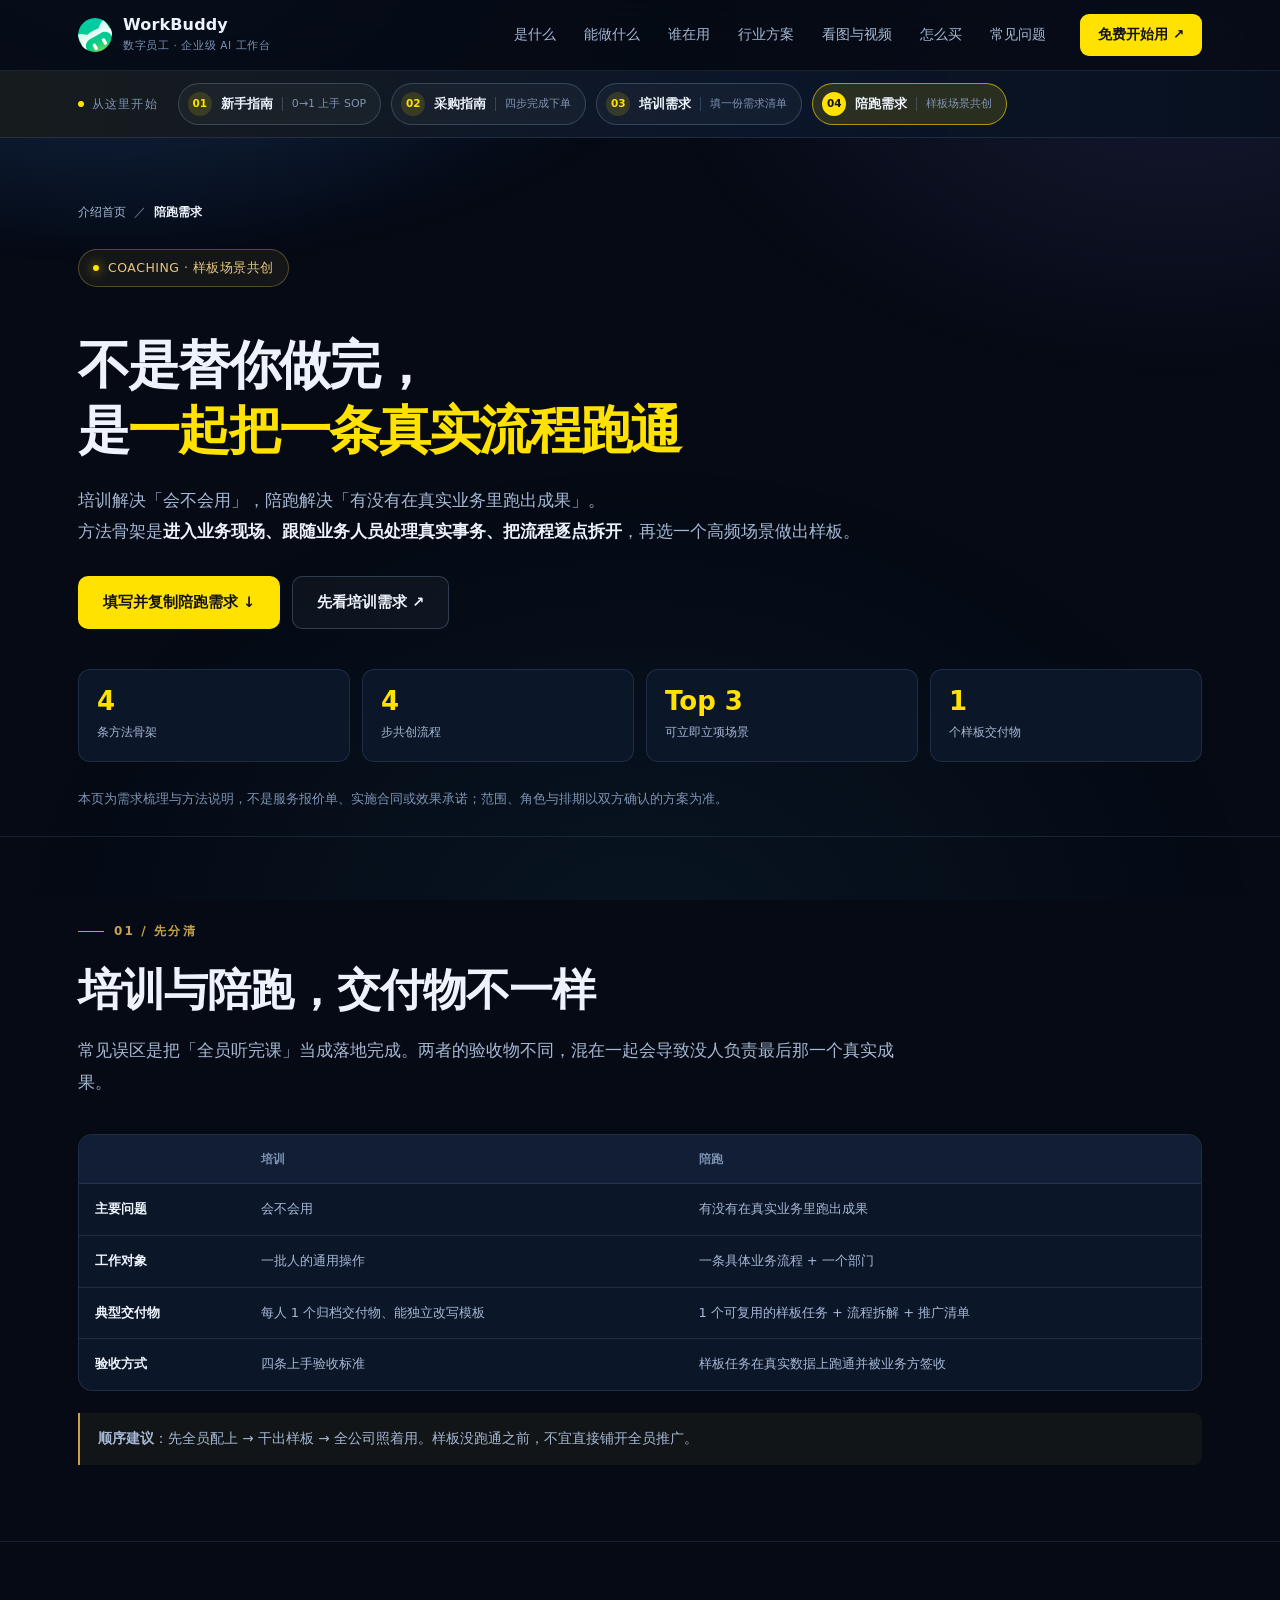
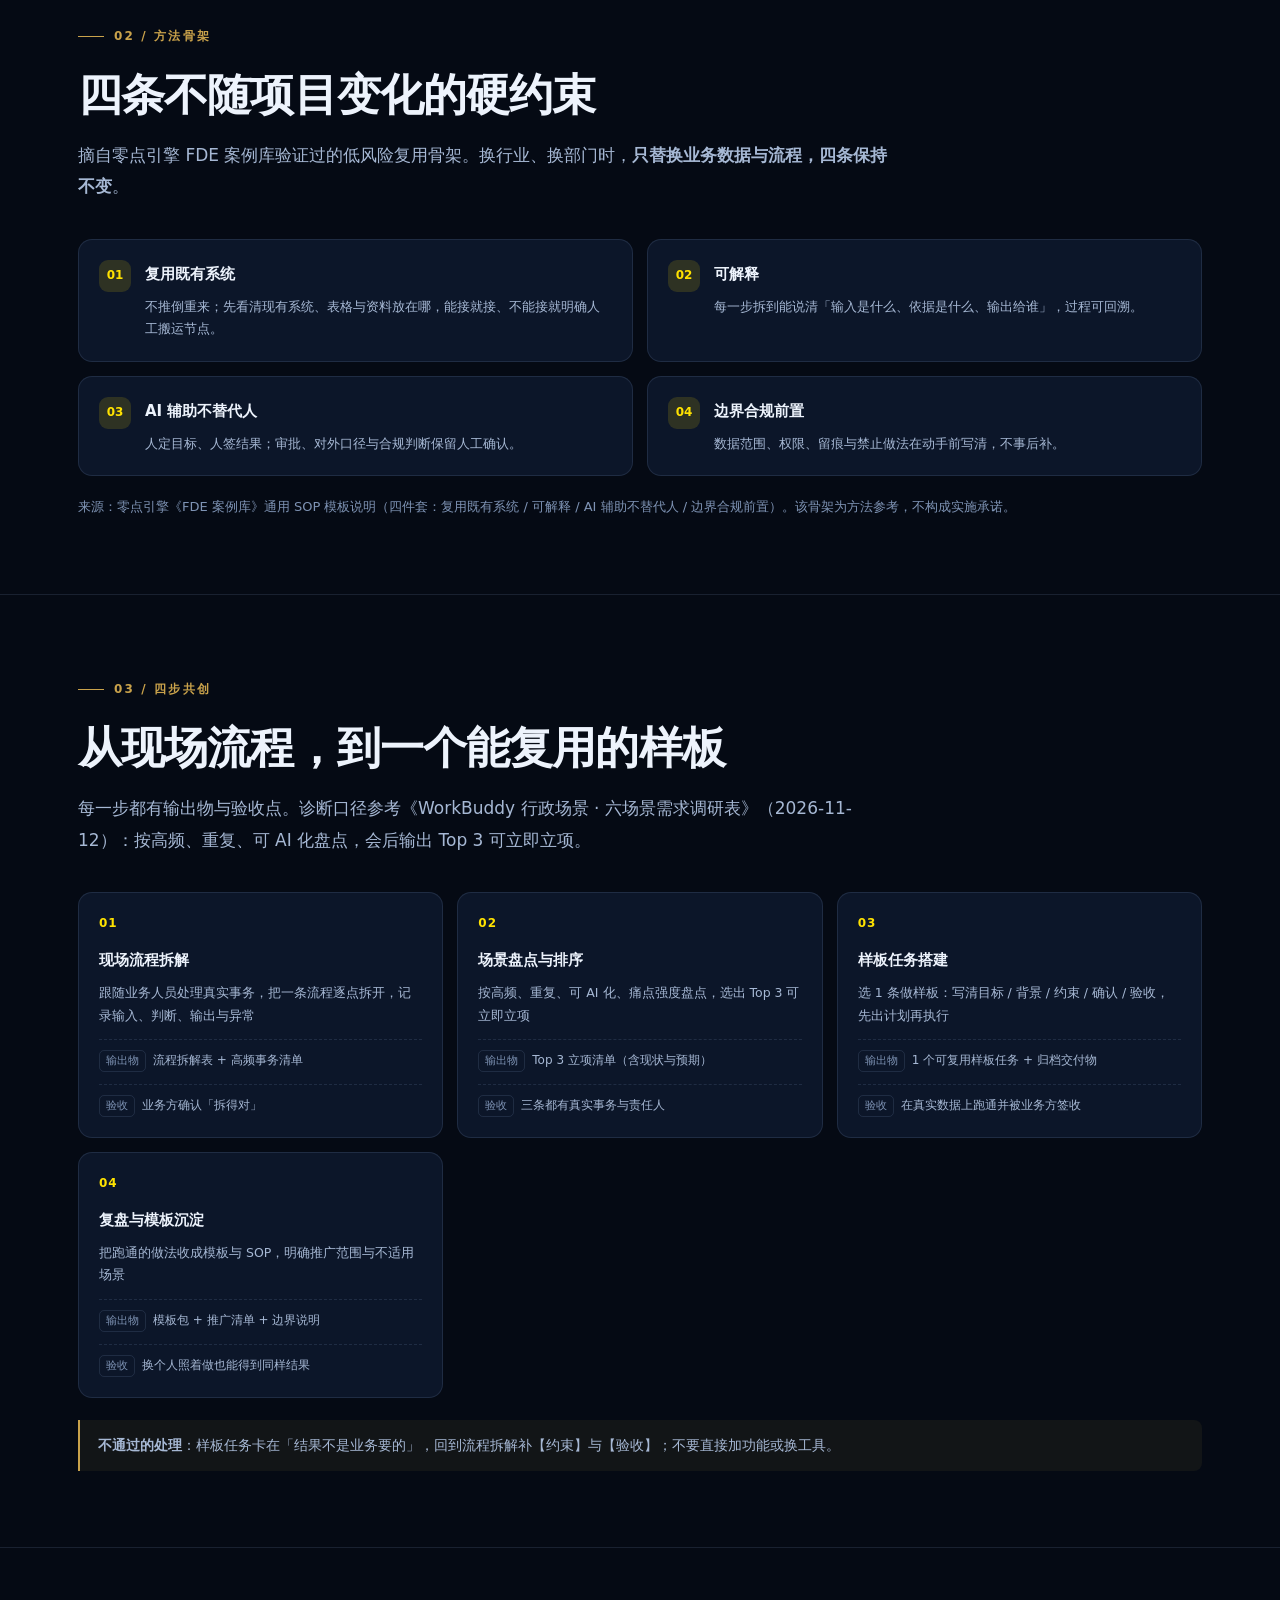
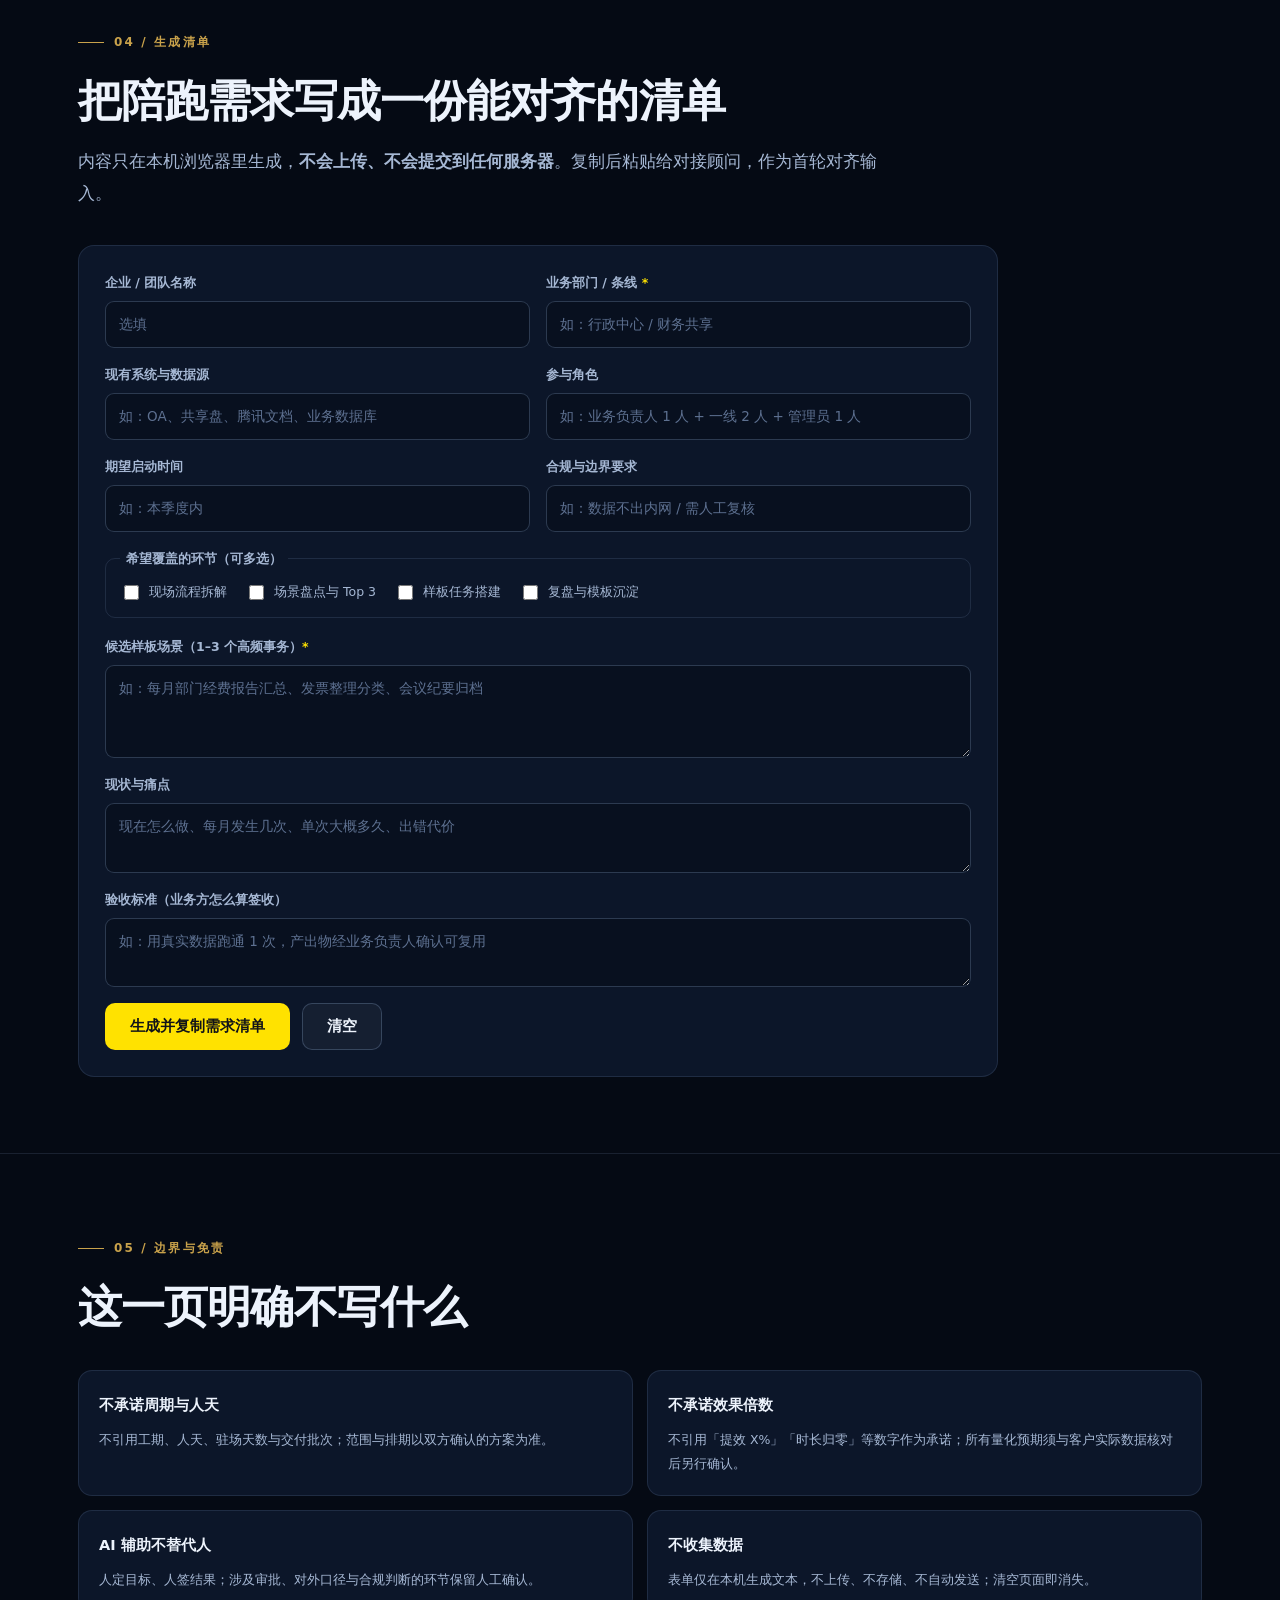
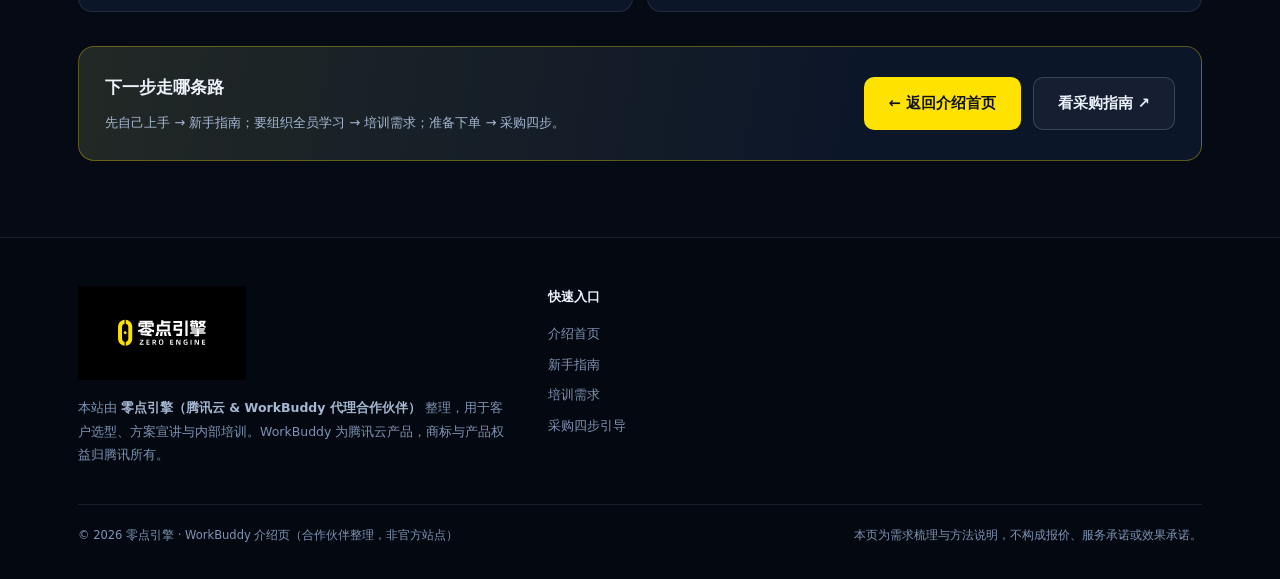
<file: coaching.html>
<!DOCTYPE html>
<html lang="zh-CN">
<head>
<meta charset="UTF-8">
<meta name="viewport" content="width=device-width,initial-scale=1,viewport-fit=cover">
<title>陪跑需求 · WorkBuddy 样板场景共创</title>
<meta name="description" content="WorkBuddy 陪跑需求梳理：培训与陪跑的区别、FDE 四件套方法骨架、四步共创 SOP、可一键复制的需求清单模板与边界说明。零点引擎（腾讯云合作伙伴）整理。">
<link rel="icon" href="assets/wb-logo.svg" type="image/svg+xml">
<link rel="stylesheet" href="styles.css">
</head>
<body>

<header class="nav">
  <div class="nav-in">
    <a class="brand" href="index.html">
      <img src="assets/wb-logo.svg" alt="WorkBuddy">
      <span class="brand-txt"><strong>WorkBuddy</strong><span>数字员工 · 企业级 AI 工作台</span></span>
    </a>
    <nav class="nav-links" id="navLinks">
      <a href="index.html#what">是什么</a>
      <a href="index.html#features">能做什么</a>
      <a href="index.html#scenarios">谁在用</a>
      <a href="index.html#industry">行业方案</a>
      <a href="index.html#videos">看图与视频</a>
      <a href="index.html#buy">怎么买</a>
      <a href="index.html#faq">常见问题</a>
    </nav>
    <button class="burger" id="burger" aria-label="展开导航">☰</button>
    <a class="nav-cta" href="https://cloud.tencent.com/act/pro/workbuddy" target="_blank" rel="noopener">免费开始用 ↗</a>
  </div>
</header>

<div class="quickbar" role="navigation" aria-label="快捷入口">
  <div class="wrap quickbar-in">
    <span class="qb-label">从这里开始</span>
    <div class="qb-pills">
      <a class="qb-pill" href="guide.html"><i>01</i><b>新手指南</b><small>0→1 上手 SOP</small></a>
      <a class="qb-pill" href="index.html#buy-guide"><i>02</i><b>采购指南</b><small>四步完成下单</small></a>
      <a class="qb-pill" href="training.html"><i>03</i><b>培训需求</b><small>填一份需求清单</small></a>
      <a class="qb-pill is-current" href="coaching.html" aria-current="page"><i>04</i><b>陪跑需求</b><small>样板场景共创</small></a>
    </div>
  </div>
</div>

<main id="top">

<section class="guide-hero">
  <div class="wrap">
    <div class="crumb"><a href="index.html">介绍首页</a><span>／</span><b>陪跑需求</b></div>
    <span class="hero-badge"><i></i> COACHING · 样板场景共创</span>
    <h1>不是替你做完，<br>是<em>一起把一条真实流程跑通</em></h1>
    <p class="guide-lead">
      培训解决「会不会用」，陪跑解决「有没有在真实业务里跑出成果」。<br>
      方法骨架是<strong>进入业务现场、跟随业务人员处理真实事务、把流程逐点拆开</strong>，再选一个高频场景做出样板。
    </p>
    <div class="hero-actions">
      <a class="btn btn-primary" href="#c-form">填写并复制陪跑需求 ↓</a>
      <a class="btn btn-ghost" href="training.html">先看培训需求 ↗</a>
    </div>
    <div class="g-stats">
      <div class="g-stat"><b>4</b><span>条方法骨架</span></div>
      <div class="g-stat"><b>4</b><span>步共创流程</span></div>
      <div class="g-stat"><b>Top 3</b><span>可立即立项场景</span></div>
      <div class="g-stat"><b>1</b><span>个样板交付物</span></div>
    </div>
    <p class="small guide-hero-note">本页为需求梳理与方法说明，不是服务报价单、实施合同或效果承诺；范围、角色与排期以双方确认的方案为准。</p>
  </div>
</section>

<section class="sec g-sec" id="c-diff">
  <div class="wrap">
    <div class="sec-head">
      <div class="eyebrow">01 / 先分清</div>
      <h2>培训与陪跑，交付物不一样</h2>
      <p class="lead">常见误区是把「全员听完课」当成落地完成。两者的验收物不同，混在一起会导致没人负责最后那一个真实成果。</p>
    </div>
    <div class="g-table-wrap">
      <table class="g-table">
        <thead><tr><th></th><th>培训</th><th>陪跑</th></tr></thead>
        <tbody>
          <tr><td><b>主要问题</b></td><td>会不会用</td><td>有没有在真实业务里跑出成果</td></tr>
          <tr><td><b>工作对象</b></td><td>一批人的通用操作</td><td>一条具体业务流程 + 一个部门</td></tr>
          <tr><td><b>典型交付物</b></td><td>每人 1 个归档交付物、能独立改写模板</td><td>1 个可复用的样板任务 + 流程拆解 + 推广清单</td></tr>
          <tr><td><b>验收方式</b></td><td>四条上手验收标准</td><td>样板任务在真实数据上跑通并被业务方签收</td></tr>
        </tbody>
      </table>
    </div>
    <div class="note"><b>顺序建议</b>：先全员配上 → 干出样板 → 全公司照着用。样板没跑通之前，不宜直接铺开全员推广。</div>
  </div>
</section>

<section class="sec g-sec" id="c-frame">
  <div class="wrap">
    <div class="sec-head">
      <div class="eyebrow">02 / 方法骨架</div>
      <h2>四条不随项目变化的硬约束</h2>
      <p class="lead">摘自零点引擎 FDE 案例库验证过的低风险复用骨架。换行业、换部门时，<strong>只替换业务数据与流程，四条保持不变</strong>。</p>
    </div>
    <div class="g-frame" id="cFrame"></div>
    <p class="small" style="margin-top:20px">来源：零点引擎《FDE 案例库》通用 SOP 模板说明（四件套：复用既有系统 / 可解释 / AI 辅助不替代人 / 边界合规前置）。该骨架为方法参考，不构成实施承诺。</p>
  </div>
</section>

<section class="sec g-sec" id="c-sop">
  <div class="wrap">
    <div class="sec-head">
      <div class="eyebrow">03 / 四步共创</div>
      <h2>从现场流程，到一个能复用的样板</h2>
      <p class="lead">每一步都有输出物与验收点。诊断口径参考《WorkBuddy 行政场景 · 六场景需求调研表》（2026-11-12）：按高频、重复、可 AI 化盘点，会后输出 Top 3 可立即立项。</p>
    </div>
    <div class="g-steps" id="cSteps"></div>
    <div class="note"><b>不通过的处理</b>：样板任务卡在「结果不是业务要的」，回到流程拆解补【约束】与【验收】；不要直接加功能或换工具。</div>
  </div>
</section>

<section class="sec g-sec" id="c-form">
  <div class="wrap">
    <div class="sec-head">
      <div class="eyebrow">04 / 生成清单</div>
      <h2>把陪跑需求写成一份能对齐的清单</h2>
      <p class="lead">内容只在本机浏览器里生成，<strong>不会上传、不会提交到任何服务器</strong>。复制后粘贴给对接顾问，作为首轮对齐输入。</p>
    </div>
    <div class="g-form" data-form="coaching">
      <div class="g-form-grid">
        <label class="fld"><span>企业 / 团队名称</span><input type="text" data-label="企业/团队" data-name="org" placeholder="选填"></label>
        <label class="fld"><span>业务部门 / 条线 <b>*</b></span><input type="text" data-label="业务部门" data-name="dept" placeholder="如：行政中心 / 财务共享"></label>
        <label class="fld"><span>现有系统与数据源</span><input type="text" data-label="现有系统与数据源" data-name="systems" placeholder="如：OA、共享盘、腾讯文档、业务数据库"></label>
        <label class="fld"><span>参与角色</span><input type="text" data-label="参与角色" data-name="roles" placeholder="如：业务负责人 1 人 + 一线 2 人 + 管理员 1 人"></label>
        <label class="fld"><span>期望启动时间</span><input type="text" data-label="期望启动时间" data-name="time" placeholder="如：本季度内"></label>
        <label class="fld"><span>合规与边界要求</span><input type="text" data-label="合规与边界" data-name="compliance" placeholder="如：数据不出内网 / 需人工复核"></label>
      </div>
      <fieldset class="fld-set">
        <legend>希望覆盖的环节（可多选）</legend>
        <div class="fld-checks">
          <label><input type="checkbox" data-label="覆盖环节" value="现场流程拆解"> 现场流程拆解</label>
          <label><input type="checkbox" data-label="覆盖环节" value="场景盘点与 Top 3"> 场景盘点与 Top 3</label>
          <label><input type="checkbox" data-label="覆盖环节" value="样板任务搭建"> 样板任务搭建</label>
          <label><input type="checkbox" data-label="覆盖环节" value="复盘与模板沉淀"> 复盘与模板沉淀</label>
        </div>
      </fieldset>
      <label class="fld"><span>候选样板场景（1–3 个高频事务）<b>*</b></span><textarea data-label="候选样板场景" data-name="scene" rows="3" placeholder="如：每月部门经费报告汇总、发票整理分类、会议纪要归档"></textarea></label>
      <label class="fld"><span>现状与痛点</span><textarea data-label="现状与痛点" data-name="pain" rows="2" placeholder="现在怎么做、每月发生几次、单次大概多久、出错代价"></textarea></label>
      <label class="fld"><span>验收标准（业务方怎么算签收）</span><textarea data-label="验收标准" data-name="accept" rows="2" placeholder="如：用真实数据跑通 1 次，产出物经业务负责人确认可复用"></textarea></label>
      <div class="g-form-actions">
        <button type="button" class="btn btn-primary" data-copy-form>生成并复制需求清单</button>
        <button type="button" class="btn btn-ghost" data-clear-form>清空</button>
        <span class="g-form-tip" data-copy-tip aria-live="polite"></span>
      </div>
      <pre class="g-out" data-form-out hidden></pre>
    </div>
  </div>
</section>

<section class="sec g-sec" id="c-boundary">
  <div class="wrap">
    <div class="sec-head">
      <div class="eyebrow">05 / 边界与免责</div>
      <h2>这一页明确不写什么</h2>
    </div>
    <div class="g-boundary">
      <div class="g-bcard"><b>不承诺周期与人天</b><p>不引用工期、人天、驻场天数与交付批次；范围与排期以双方确认的方案为准。</p></div>
      <div class="g-bcard"><b>不承诺效果倍数</b><p>不引用「提效 X%」「时长归零」等数字作为承诺；所有量化预期须与客户实际数据核对后另行确认。</p></div>
      <div class="g-bcard"><b>AI 辅助不替代人</b><p>人定目标、人签结果；涉及审批、对外口径与合规判断的环节保留人工确认。</p></div>
      <div class="g-bcard"><b>不收集数据</b><p>表单仅在本机生成文本，不上传、不存储、不自动发送；清空页面即消失。</p></div>
    </div>
    <div class="g-next">
      <div><b>下一步走哪条路</b><p>先自己上手 → 新手指南；要组织全员学习 → 培训需求；准备下单 → 采购四步。</p></div>
      <div class="hero-actions">
        <a class="btn btn-primary" href="index.html">← 返回介绍首页</a>
        <a class="btn btn-ghost" href="index.html#buy-guide">看采购指南 ↗</a>
      </div>
    </div>
  </div>
</section>

</main>

<footer>
  <div class="wrap">
    <div class="foot-grid">
      <div>
        <img src="assets/lingdian-logo.svg" alt="零点引擎">
        <p>本站由 <b style="color:var(--muted)">零点引擎（腾讯云 &amp; WorkBuddy 代理合作伙伴）</b> 整理，用于客户选型、方案宣讲与内部培训。WorkBuddy 为腾讯云产品，商标与产品权益归腾讯所有。</p>
      </div>
      <div>
        <h5>快速入口</h5>
        <ul>
          <li><a href="index.html">介绍首页</a></li>
          <li><a href="guide.html">新手指南</a></li>
          <li><a href="training.html">培训需求</a></li>
          <li><a href="index.html#buy-guide">采购四步引导</a></li>
        </ul>
      </div>
    </div>
    <div class="foot-bottom">
      <span>© 2026 零点引擎 · WorkBuddy 介绍页（合作伙伴整理，非官方站点）</span>
      <span>本页为需求梳理与方法说明，不构成报价、服务承诺或效果承诺。</span>
    </div>
  </div>
</footer>

<script src="page.js"></script>
</body>
</html>
</file>
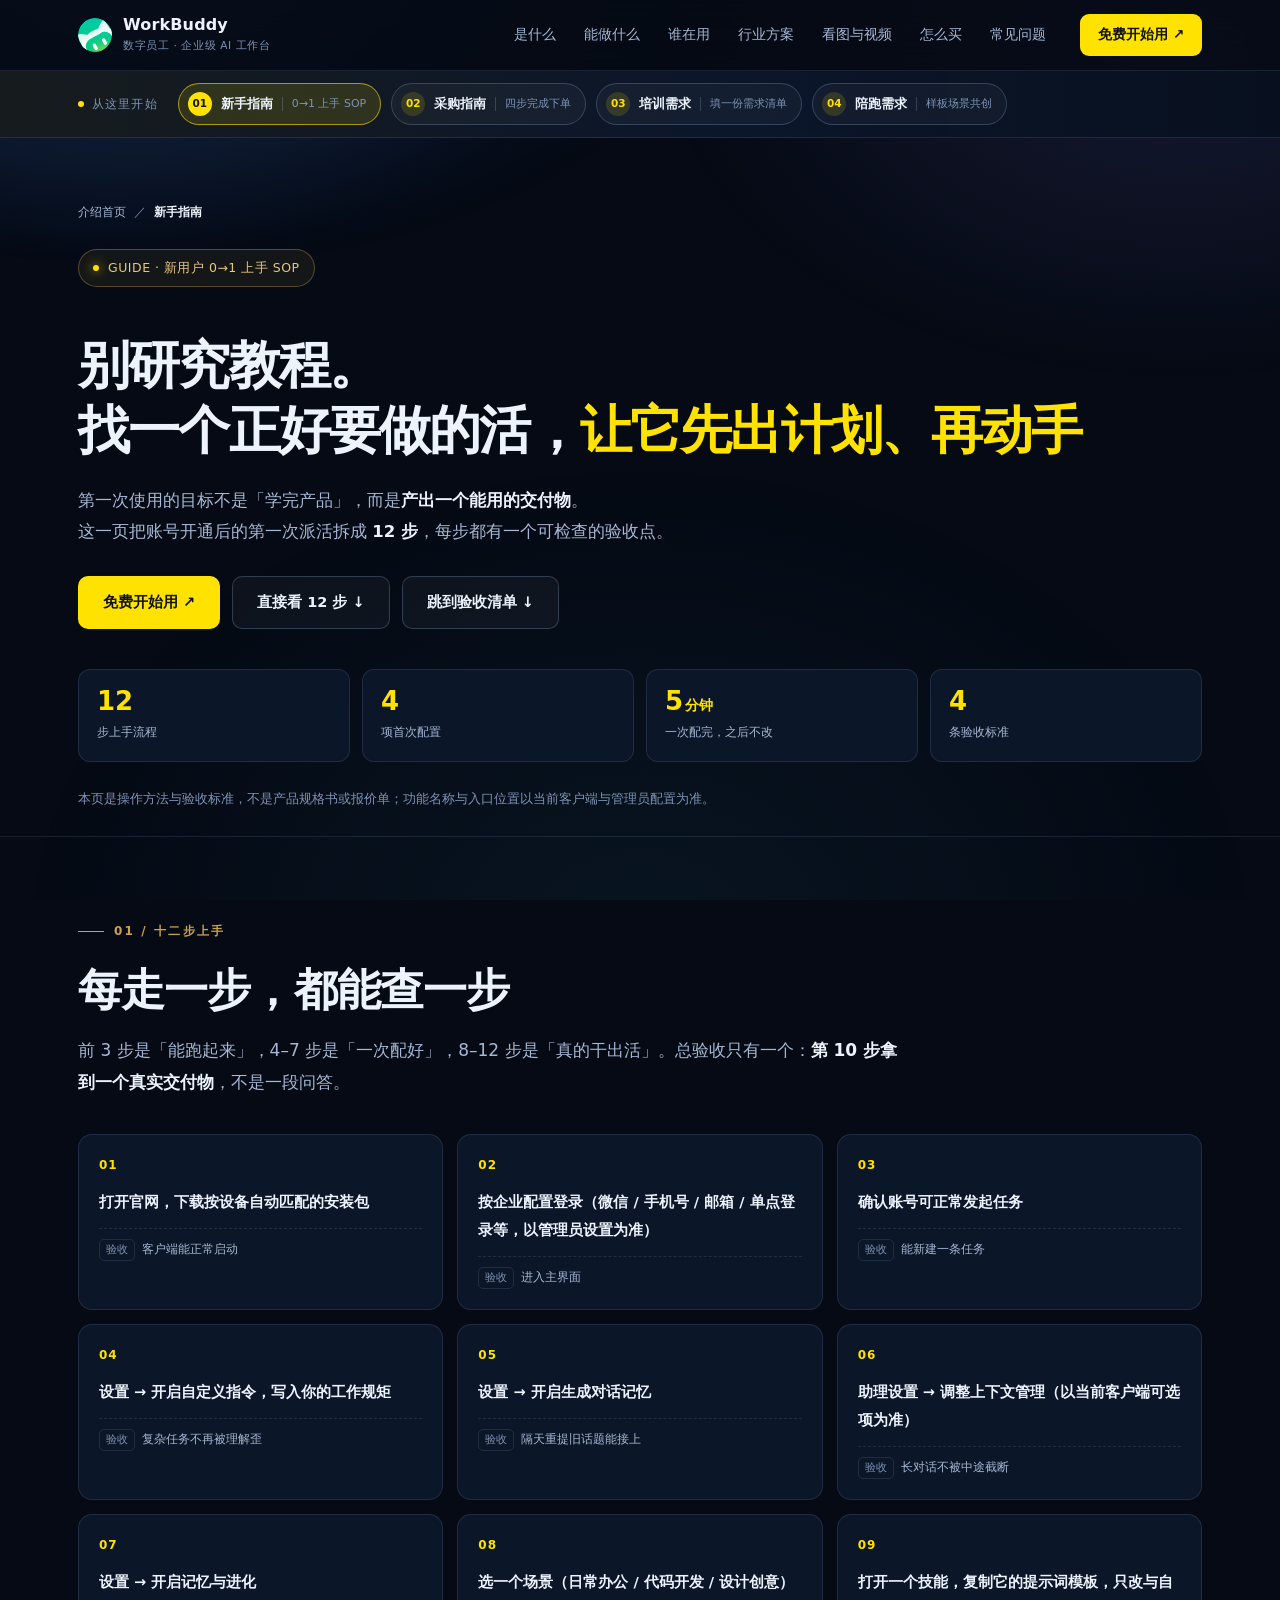
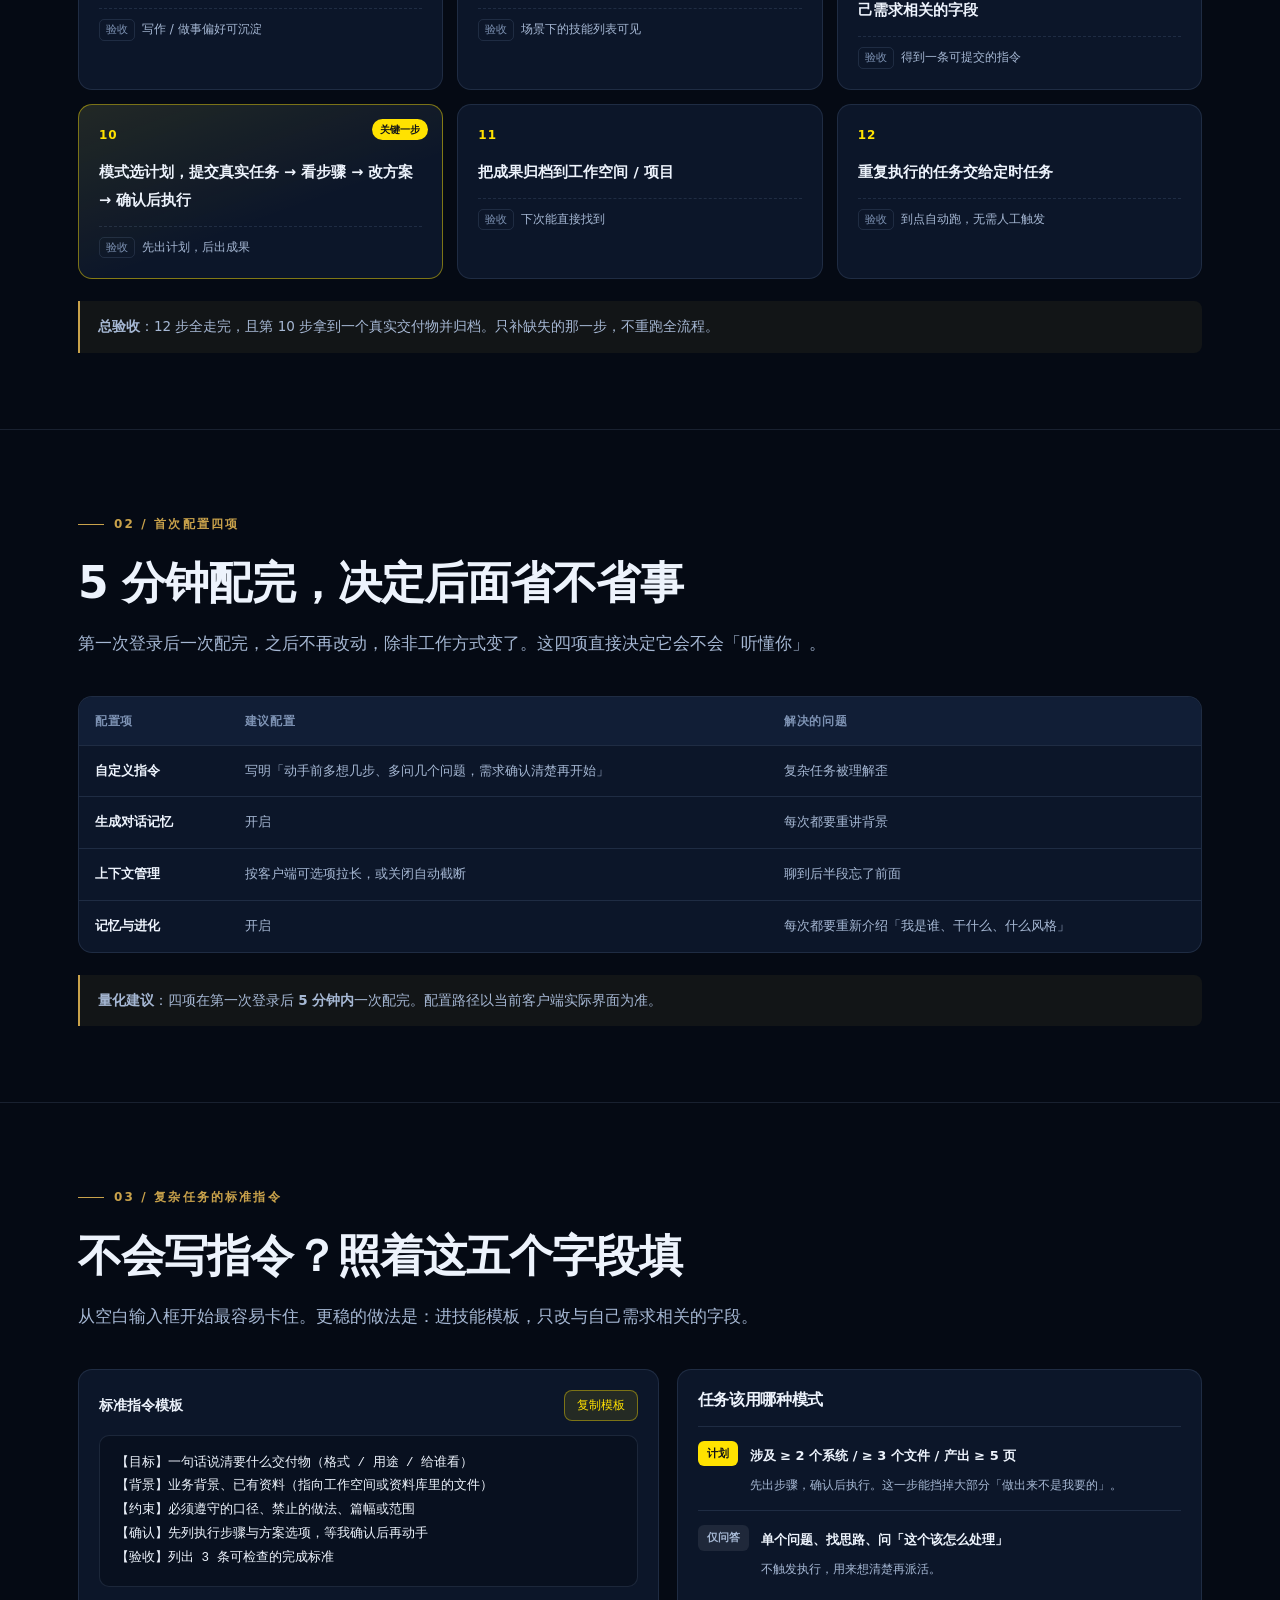
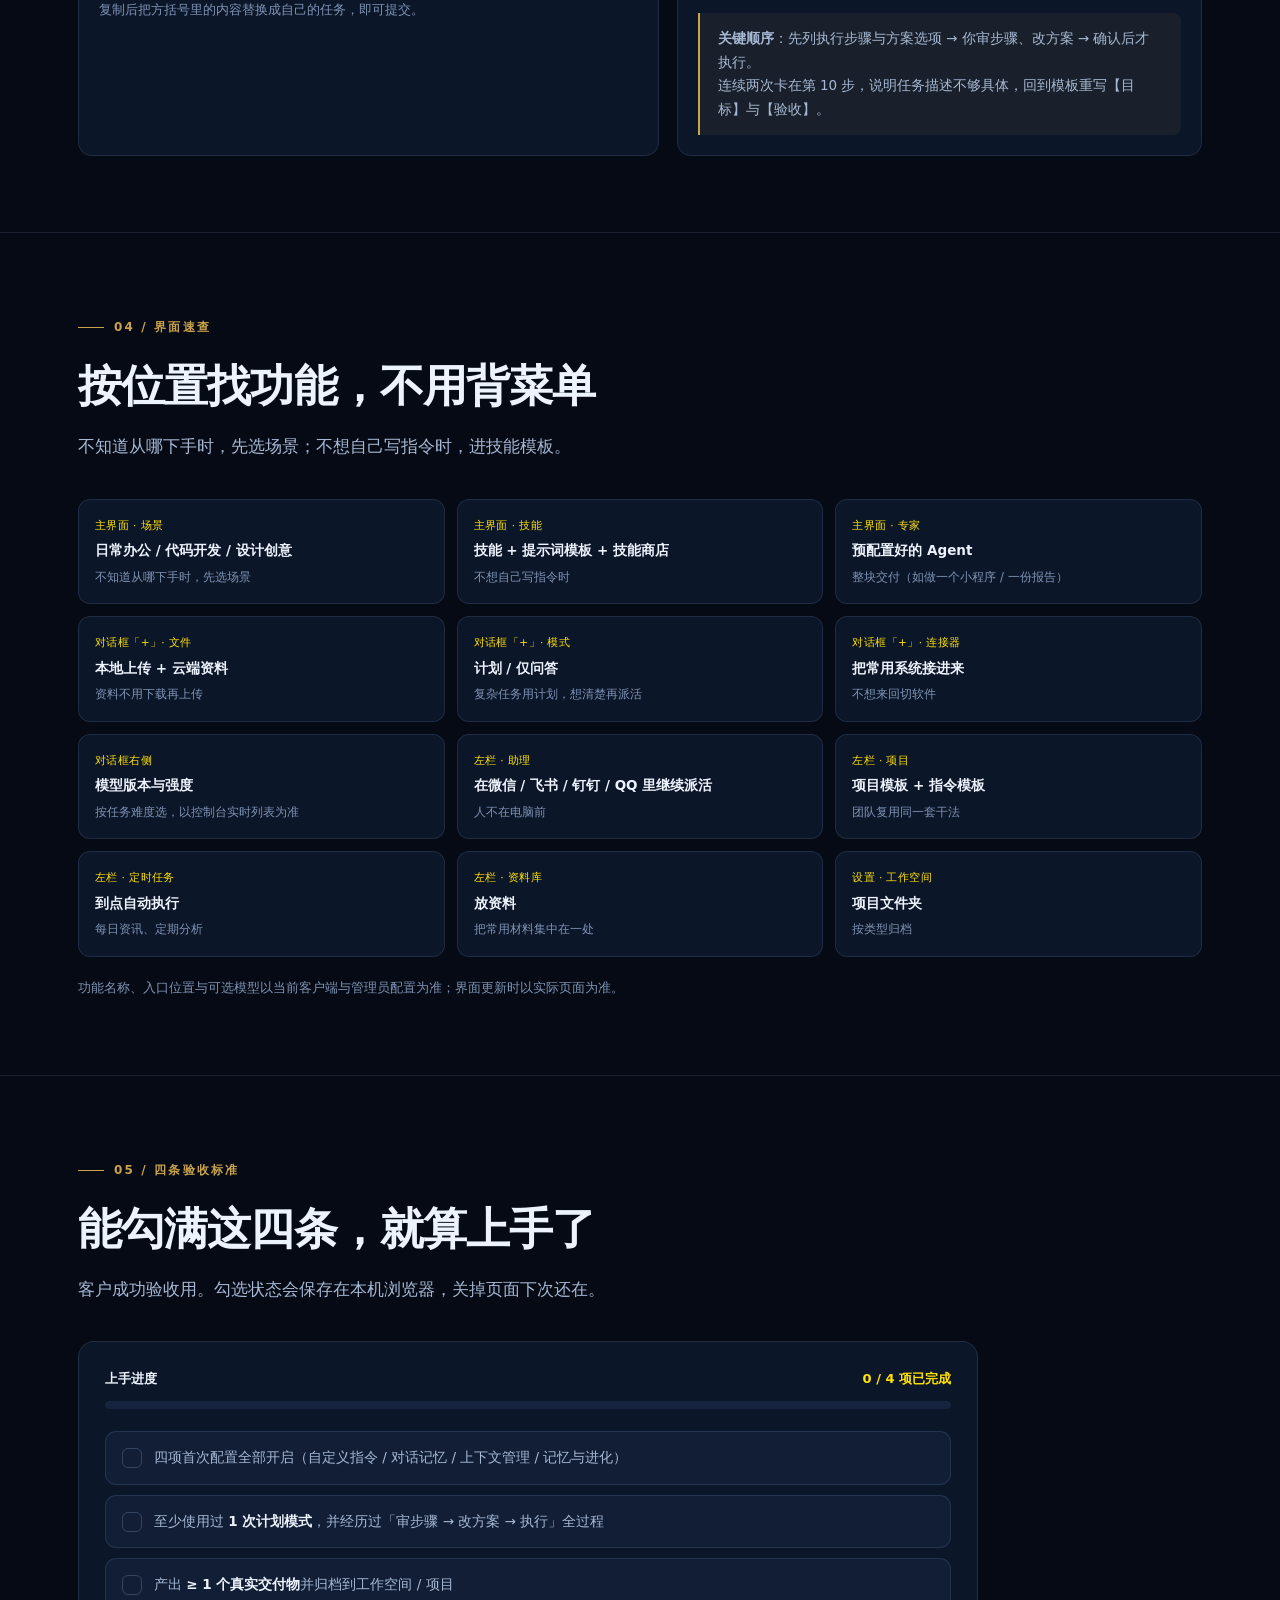
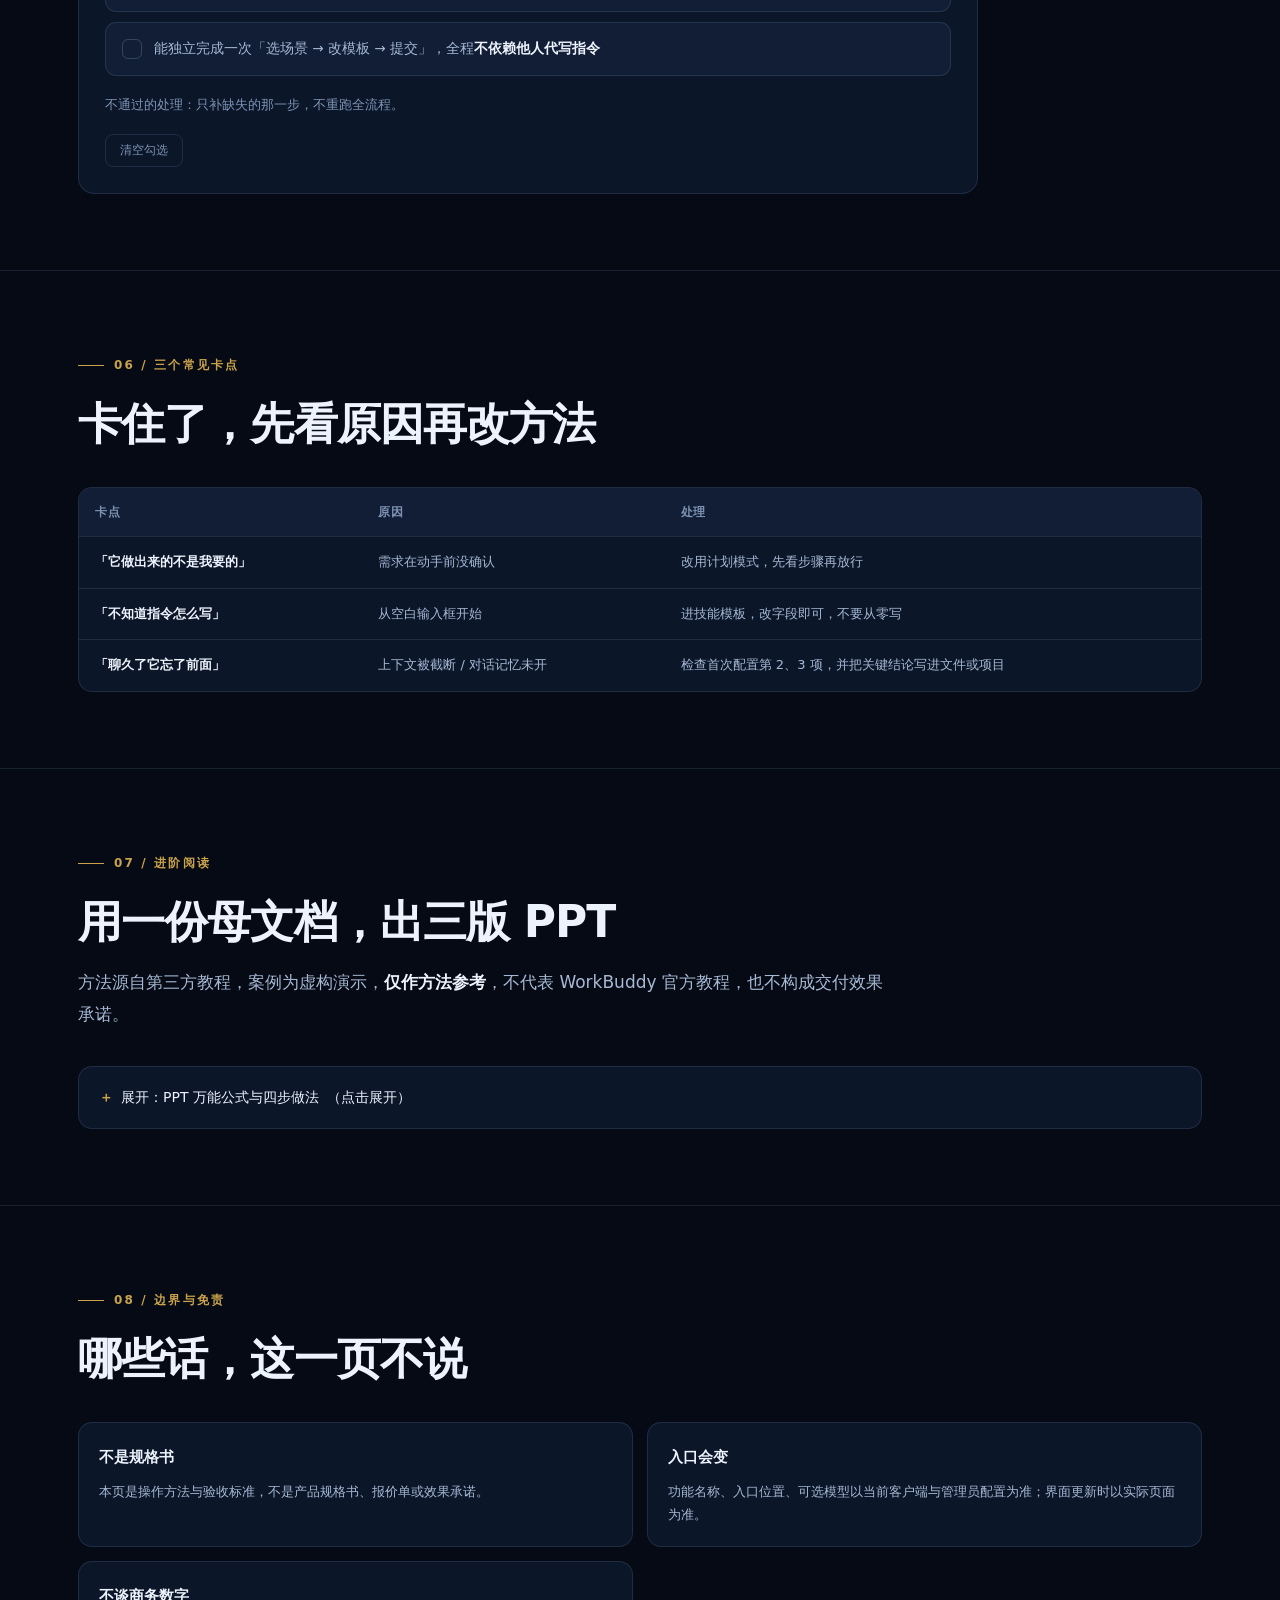
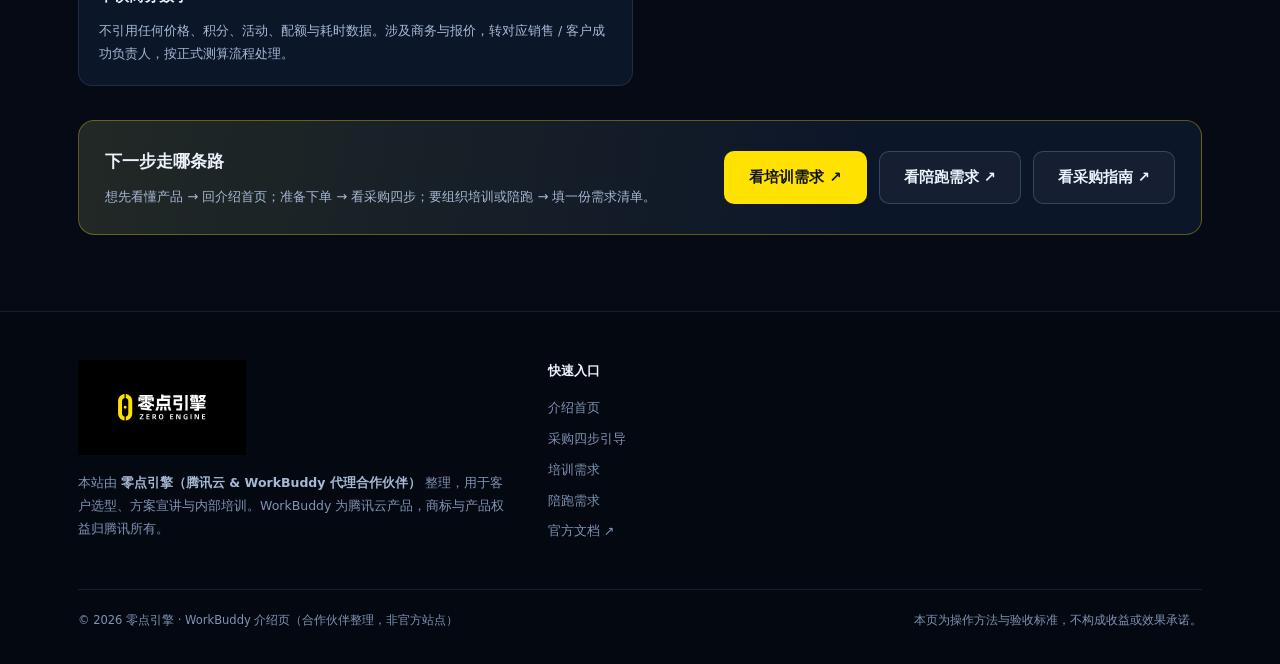
<file: guide.html>
<!DOCTYPE html>
<html lang="zh-CN">
<head>
<meta charset="UTF-8">
<meta name="viewport" content="width=device-width,initial-scale=1,viewport-fit=cover">
<title>新手指南 · WorkBuddy 0→1 上手 SOP</title>
<meta name="description" content="WorkBuddy 新用户上手指南：12 步上手、4 项首次配置、标准指令模板、界面速查、4 条验收标准与常见卡点处理。零点引擎（腾讯云合作伙伴）整理。">
<link rel="icon" href="assets/wb-logo.svg" type="image/svg+xml">
<link rel="stylesheet" href="styles.css">
</head>
<body>

<!-- ============ 导航 ============ -->
<header class="nav">
  <div class="nav-in">
    <a class="brand" href="index.html">
      <img src="assets/wb-logo.svg" alt="WorkBuddy">
      <span class="brand-txt"><strong>WorkBuddy</strong><span>数字员工 · 企业级 AI 工作台</span></span>
    </a>
    <nav class="nav-links" id="navLinks">
      <a href="index.html#what">是什么</a>
      <a href="index.html#features">能做什么</a>
      <a href="index.html#scenarios">谁在用</a>
      <a href="index.html#industry">行业方案</a>
      <a href="index.html#videos">看图与视频</a>
      <a href="index.html#buy">怎么买</a>
      <a href="index.html#faq">常见问题</a>
    </nav>
    <button class="burger" id="burger" aria-label="展开导航">☰</button>
    <a class="nav-cta" href="https://cloud.tencent.com/act/pro/workbuddy" target="_blank" rel="noopener">免费开始用 ↗</a>
  </div>
</header>

<!-- ============ 快捷胶囊 ============ -->
<div class="quickbar" role="navigation" aria-label="快捷入口">
  <div class="wrap quickbar-in">
    <span class="qb-label">从这里开始</span>
    <div class="qb-pills">
      <a class="qb-pill is-current" href="guide.html" aria-current="page"><i>01</i><b>新手指南</b><small>0→1 上手 SOP</small></a>
      <a class="qb-pill" href="index.html#buy-guide"><i>02</i><b>采购指南</b><small>四步完成下单</small></a>
      <a class="qb-pill" href="training.html"><i>03</i><b>培训需求</b><small>填一份需求清单</small></a>
      <a class="qb-pill" href="coaching.html"><i>04</i><b>陪跑需求</b><small>样板场景共创</small></a>
    </div>
  </div>
</div>

<main id="top">

<!-- ============ 页头 ============ -->
<section class="guide-hero">
  <div class="wrap">
    <div class="crumb"><a href="index.html">介绍首页</a><span>／</span><b>新手指南</b></div>
    <span class="hero-badge"><i></i> GUIDE · 新用户 0→1 上手 SOP</span>
    <h1>别研究教程。<br>找一个正好要做的活，<em>让它先出计划、再动手</em></h1>
    <p class="guide-lead">
      第一次使用的目标不是「学完产品」，而是<strong>产出一个能用的交付物</strong>。<br>
      这一页把账号开通后的第一次派活拆成 <b>12 步</b>，每步都有一个可检查的验收点。
    </p>
    <div class="hero-actions">
      <a class="btn btn-primary" href="https://cloud.tencent.com/act/pro/workbuddy" target="_blank" rel="noopener">免费开始用 ↗</a>
      <a class="btn btn-ghost" href="#g-steps">直接看 12 步 ↓</a>
      <a class="btn btn-ghost" href="#g-check">跳到验收清单 ↓</a>
    </div>
    <div class="g-stats">
      <div class="g-stat"><b>12</b><span>步上手流程</span></div>
      <div class="g-stat"><b>4</b><span>项首次配置</span></div>
      <div class="g-stat"><b>5<i>分钟</i></b><span>一次配完，之后不改</span></div>
      <div class="g-stat"><b>4</b><span>条验收标准</span></div>
    </div>
    <p class="small guide-hero-note">本页是操作方法与验收标准，不是产品规格书或报价单；功能名称与入口位置以当前客户端与管理员配置为准。</p>
  </div>
</section>

<!-- ============ 01 十二步 ============ -->
<section class="sec g-sec" id="g-steps">
  <div class="wrap">
    <div class="sec-head">
      <div class="eyebrow">01 / 十二步上手</div>
      <h2>每走一步，都能查一步</h2>
      <p class="lead">前 3 步是「能跑起来」，4–7 步是「一次配好」，8–12 步是「真的干出活」。总验收只有一个：<b>第 10 步拿到一个真实交付物</b>，不是一段问答。</p>
    </div>
    <div class="g-steps" id="gSteps"></div>
    <div class="note"><b>总验收</b>：12 步全走完，且第 10 步拿到一个真实交付物并归档。只补缺失的那一步，不重跑全流程。</div>
  </div>
</section>

<!-- ============ 02 首次配置 ============ -->
<section class="sec g-sec" id="g-config">
  <div class="wrap">
    <div class="sec-head">
      <div class="eyebrow">02 / 首次配置四项</div>
      <h2>5 分钟配完，决定后面省不省事</h2>
      <p class="lead">第一次登录后一次配完，之后不再改动，除非工作方式变了。这四项直接决定它会不会「听懂你」。</p>
    </div>
    <div class="g-table-wrap">
      <table class="g-table">
        <thead><tr><th>配置项</th><th>建议配置</th><th>解决的问题</th></tr></thead>
        <tbody>
          <tr><td><b>自定义指令</b></td><td>写明「动手前多想几步、多问几个问题，需求确认清楚再开始」</td><td>复杂任务被理解歪</td></tr>
          <tr><td><b>生成对话记忆</b></td><td>开启</td><td>每次都要重讲背景</td></tr>
          <tr><td><b>上下文管理</b></td><td>按客户端可选项拉长，或关闭自动截断</td><td>聊到后半段忘了前面</td></tr>
          <tr><td><b>记忆与进化</b></td><td>开启</td><td>每次都要重新介绍「我是谁、干什么、什么风格」</td></tr>
        </tbody>
      </table>
    </div>
    <div class="note"><b>量化建议</b>：四项在第一次登录后 <b>5 分钟内</b>一次配完。配置路径以当前客户端实际界面为准。</div>
  </div>
</section>

<!-- ============ 03 指令模板 ============ -->
<section class="sec g-sec" id="g-prompt">
  <div class="wrap">
    <div class="sec-head">
      <div class="eyebrow">03 / 复杂任务的标准指令</div>
      <h2>不会写指令？照着这五个字段填</h2>
      <p class="lead">从空白输入框开始最容易卡住。更稳的做法是：进技能模板，只改与自己需求相关的字段。</p>
    </div>
    <div class="g-prompt-grid">
      <div class="g-code-box">
        <div class="g-code-hd"><b>标准指令模板</b><button type="button" class="g-copy" id="copyPrompt">复制模板</button></div>
        <pre class="g-code" id="promptText">【目标】一句话说清要什么交付物（格式 / 用途 / 给谁看）
【背景】业务背景、已有资料（指向工作空间或资料库里的文件）
【约束】必须遵守的口径、禁止的做法、篇幅或范围
【确认】先列执行步骤与方案选项，等我确认后再动手
【验收】列出 3 条可检查的完成标准</pre>
        <p class="small">复制后把方括号里的内容替换成自己的任务，即可提交。</p>
      </div>
      <div class="g-mode">
        <h3>任务该用哪种模式</h3>
        <div class="g-mode-row"><span class="g-mode-tag">计划</span><div><b>涉及 ≥ 2 个系统 / ≥ 3 个文件 / 产出 ≥ 5 页</b><p>先出步骤，确认后执行。这一步能挡掉大部分「做出来不是我要的」。</p></div></div>
        <div class="g-mode-row"><span class="g-mode-tag is-quiet">仅问答</span><div><b>单个问题、找思路、问「这个该怎么处理」</b><p>不触发执行，用来想清楚再派活。</p></div></div>
        <div class="note" style="margin-top:18px"><b>关键顺序</b>：先列执行步骤与方案选项 → 你审步骤、改方案 → 确认后才执行。<br>连续两次卡在第 10 步，说明任务描述不够具体，回到模板重写【目标】与【验收】。</div>
      </div>
    </div>
  </div>
</section>

<!-- ============ 04 界面速查 ============ -->
<section class="sec g-sec" id="g-ui">
  <div class="wrap">
    <div class="sec-head">
      <div class="eyebrow">04 / 界面速查</div>
      <h2>按位置找功能，不用背菜单</h2>
      <p class="lead">不知道从哪下手时，先选场景；不想自己写指令时，进技能模板。</p>
    </div>
    <div class="g-ui-grid" id="gUi"></div>
    <p class="small" style="margin-top:20px">功能名称、入口位置与可选模型以当前客户端与管理员配置为准；界面更新时以实际页面为准。</p>
  </div>
</section>

<!-- ============ 05 验收清单 ============ -->
<section class="sec g-sec" id="g-check">
  <div class="wrap">
    <div class="sec-head">
      <div class="eyebrow">05 / 四条验收标准</div>
      <h2>能勾满这四条，就算上手了</h2>
      <p class="lead">客户成功验收用。勾选状态会保存在本机浏览器，关掉页面下次还在。</p>
    </div>
    <div class="g-check-box">
      <div class="g-progress-hd"><b>上手进度</b><span id="gProgressTxt">0 / 4 项已完成</span></div>
      <div class="g-progress"><i id="gProgressBar"></i></div>
      <div class="g-checks" id="gChecks">
        <label class="chk"><input type="checkbox" data-check="0"><span class="ck"></span><span>四项首次配置全部开启（自定义指令 / 对话记忆 / 上下文管理 / 记忆与进化）</span></label>
        <label class="chk"><input type="checkbox" data-check="1"><span class="ck"></span><span>至少使用过 <b>1 次计划模式</b>，并经历过「审步骤 → 改方案 → 执行」全过程</span></label>
        <label class="chk"><input type="checkbox" data-check="2"><span class="ck"></span><span>产出 <b>≥ 1 个真实交付物</b>并归档到工作空间 / 项目</span></label>
        <label class="chk"><input type="checkbox" data-check="3"><span class="ck"></span><span>能独立完成一次「选场景 → 改模板 → 提交」，全程<b>不依赖他人代写指令</b></span></label>
      </div>
      <p class="small" style="margin-top:18px">不通过的处理：只补缺失的那一步，不重跑全流程。</p>
      <button type="button" class="g-reset" id="gReset">清空勾选</button>
    </div>
  </div>
</section>

<!-- ============ 06 卡点 ============ -->
<section class="sec g-sec" id="g-stuck">
  <div class="wrap">
    <div class="sec-head">
      <div class="eyebrow">06 / 三个常见卡点</div>
      <h2>卡住了，先看原因再改方法</h2>
    </div>
    <div class="g-table-wrap">
      <table class="g-table">
        <thead><tr><th>卡点</th><th>原因</th><th>处理</th></tr></thead>
        <tbody>
          <tr><td><b>「它做出来的不是我要的」</b></td><td>需求在动手前没确认</td><td>改用计划模式，先看步骤再放行</td></tr>
          <tr><td><b>「不知道指令怎么写」</b></td><td>从空白输入框开始</td><td>进技能模板，改字段即可，不要从零写</td></tr>
          <tr><td><b>「聊久了它忘了前面」</b></td><td>上下文被截断 / 对话记忆未开</td><td>检查首次配置第 2、3 项，并把关键结论写进文件或项目</td></tr>
        </tbody>
      </table>
    </div>
  </div>
</section>

<!-- ============ 07 进阶（折叠） ============ -->
<section class="sec g-sec" id="g-advanced">
  <div class="wrap">
    <div class="sec-head">
      <div class="eyebrow">07 / 进阶阅读</div>
      <h2>用一份母文档，出三版 PPT</h2>
      <p class="lead">方法源自第三方教程，案例为虚构演示，<b>仅作方法参考</b>，不代表 WorkBuddy 官方教程，也不构成交付效果承诺。</p>
    </div>
    <details class="fold g-fold">
      <summary>展开：PPT 万能公式与四步做法 <span>（点击展开）</span></summary>
      <div class="fold-body">
        <div class="g-formula">一份 PPT ＝ 母文档 ＋ 汇报方法 ＋ 汇报对象 ＋ 汇报目的</div>
        <p>核心不是「会点 PPT 按钮」，而是把一次复盘做成三种受众的版本，且全程只用一份母文档驱动。<b>PPT 不是内容库，只是这一次沟通的版本；真正要维护的是背后那份母文档。</b></p>
        <div class="g-table-wrap" style="margin-top:18px">
          <table class="g-table">
            <thead><tr><th>步</th><th>动作</th><th>验收点</th></tr></thead>
            <tbody>
              <tr><td>1 母文档</td><td>读工作空间全量文件，整理成含 10 项结构 + 4 附录的复盘母文档，关键数字标来源</td><td>母文档 ≥ 10 项、数字溯源、不编造矛盾</td></tr>
              <tr><td>2 出大纲</td><td>先给逐页标题 / 大纲，确认结构再生成</td><td>三版目录与对象 / 目的一一对应</td></tr>
              <tr><td>3 分版生成</td><td>管理层 5 页（结论先行）/ 团队 12 页（行动导向）/ 客户 7+1 页（按目标重组）</td><td>页数、对象、目的一一对应</td></tr>
              <tr><td>4 校核导出</td><td>人工校核数据口径与品牌标识，导出 .pptx</td><td>客户版含「数据口径与限制」附录</td></tr>
            </tbody>
          </table>
        </div>
        <p class="small" style="margin-top:16px">方法仅作参考，不代表 WorkBuddy 官方教程，也不构成交付效果承诺；对外演示以你方当前默认 / 授权模型为准；品牌标识引用官方资产，不截取第三方图片。</p>
      </div>
    </details>
  </div>
</section>

<!-- ============ 08 边界 ============ -->
<section class="sec g-sec" id="g-boundary">
  <div class="wrap">
    <div class="sec-head">
      <div class="eyebrow">08 / 边界与免责</div>
      <h2>哪些话，这一页不说</h2>
    </div>
    <div class="g-boundary">
      <div class="g-bcard"><b>不是规格书</b><p>本页是操作方法与验收标准，不是产品规格书、报价单或效果承诺。</p></div>
      <div class="g-bcard"><b>入口会变</b><p>功能名称、入口位置、可选模型以当前客户端与管理员配置为准；界面更新时以实际页面为准。</p></div>
      <div class="g-bcard"><b>不谈商务数字</b><p>不引用任何价格、积分、活动、配额与耗时数据。涉及商务与报价，转对应销售 / 客户成功负责人，按正式测算流程处理。</p></div>
    </div>
    <div class="g-next">
      <div><b>下一步走哪条路</b><p>想先看懂产品 → 回介绍首页；准备下单 → 看采购四步；要组织培训或陪跑 → 填一份需求清单。</p></div>
      <div class="hero-actions">
        <a class="btn btn-primary" href="training.html">看培训需求 ↗</a>
        <a class="btn btn-ghost" href="coaching.html">看陪跑需求 ↗</a>
        <a class="btn btn-ghost" href="index.html#buy-guide">看采购指南 ↗</a>
      </div>
    </div>
  </div>
</section>

</main>

<footer>
  <div class="wrap">
    <div class="foot-grid">
      <div>
        <img src="assets/lingdian-logo.svg" alt="零点引擎">
        <p>本站由 <b style="color:var(--muted)">零点引擎（腾讯云 &amp; WorkBuddy 代理合作伙伴）</b> 整理，用于客户选型、方案宣讲与内部培训。WorkBuddy 为腾讯云产品，商标与产品权益归腾讯所有。</p>
      </div>
      <div>
        <h5>快速入口</h5>
        <ul>
          <li><a href="index.html">介绍首页</a></li>
          <li><a href="index.html#buy-guide">采购四步引导</a></li>
          <li><a href="training.html">培训需求</a></li>
          <li><a href="coaching.html">陪跑需求</a></li>
          <li><a href="https://workbuddy.cn/docs/workbuddy/Overview" target="_blank" rel="noopener">官方文档 ↗</a></li>
        </ul>
      </div>
    </div>
    <div class="foot-bottom">
      <span>© 2026 零点引擎 · WorkBuddy 介绍页（合作伙伴整理，非官方站点）</span>
      <span>本页为操作方法与验收标准，不构成收益或效果承诺。</span>
    </div>
  </div>
</footer>

<script src="page.js"></script>
</body>
</html>
</file>
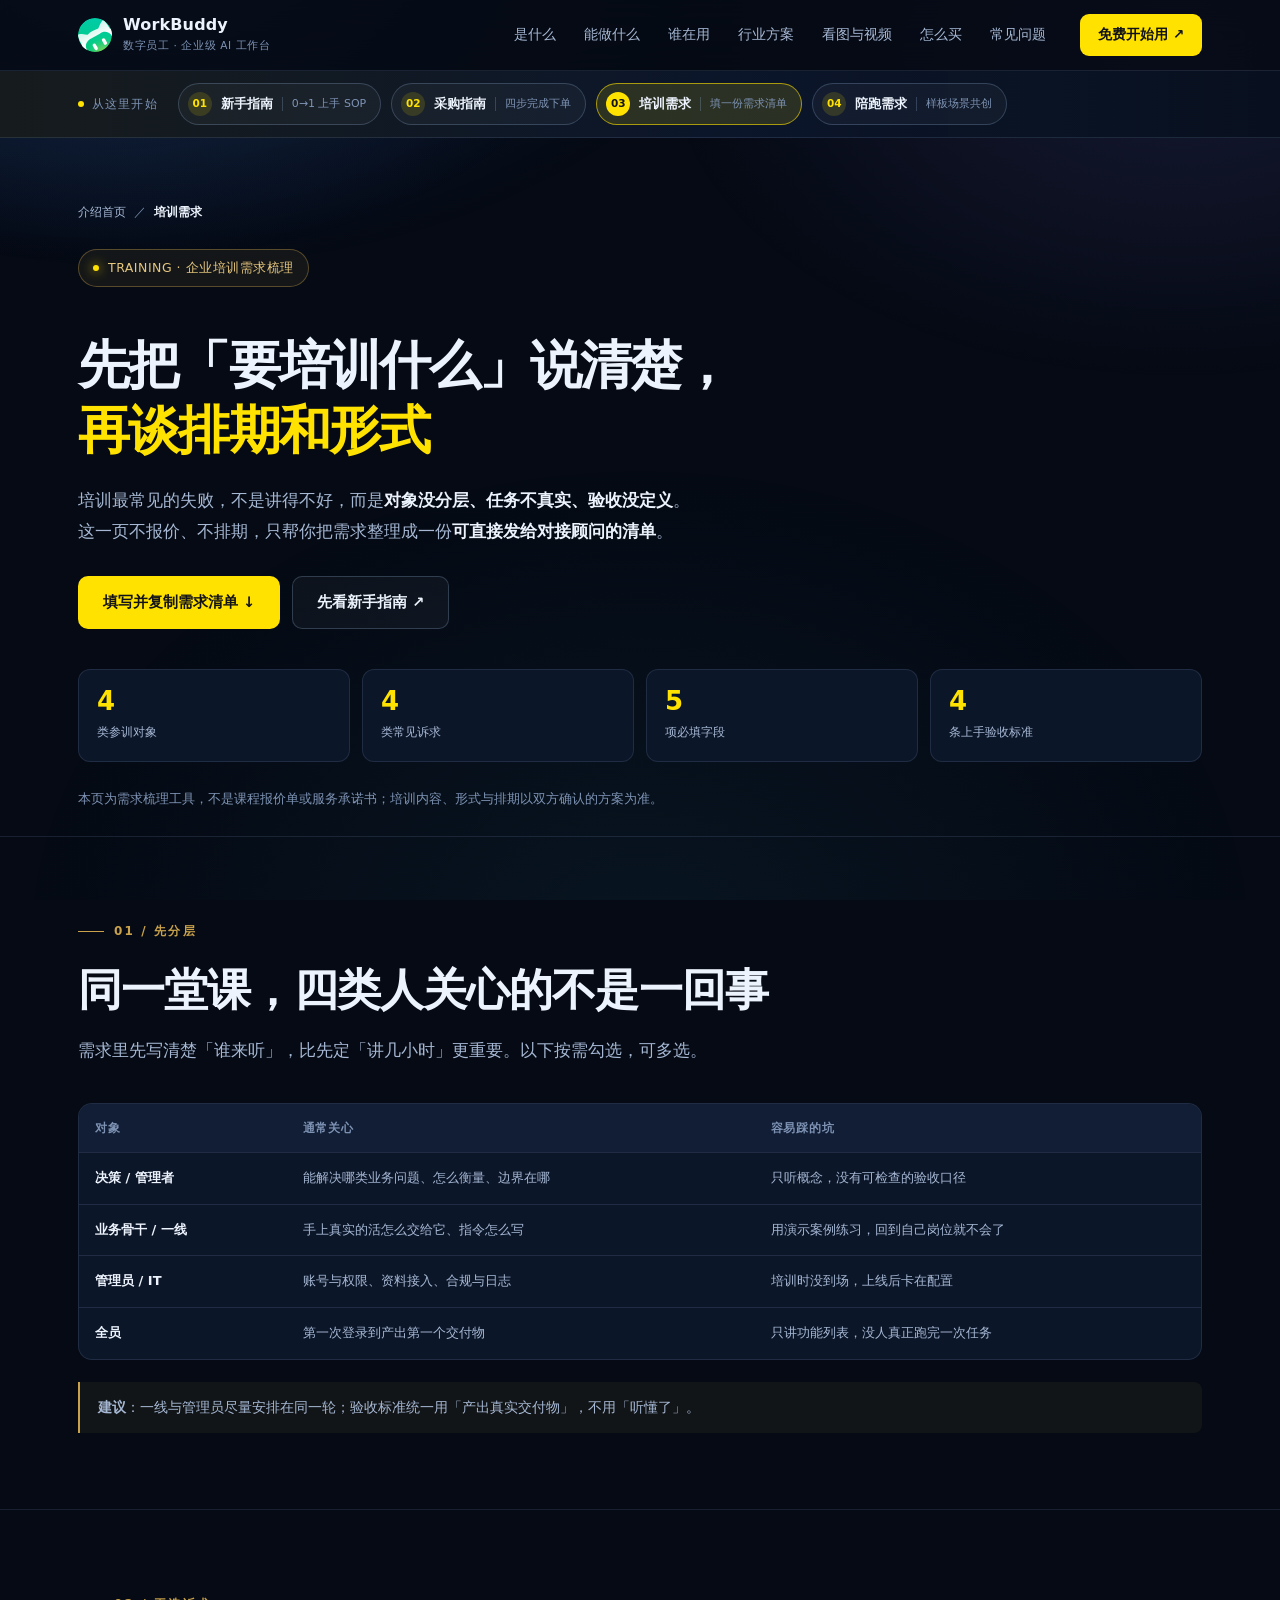
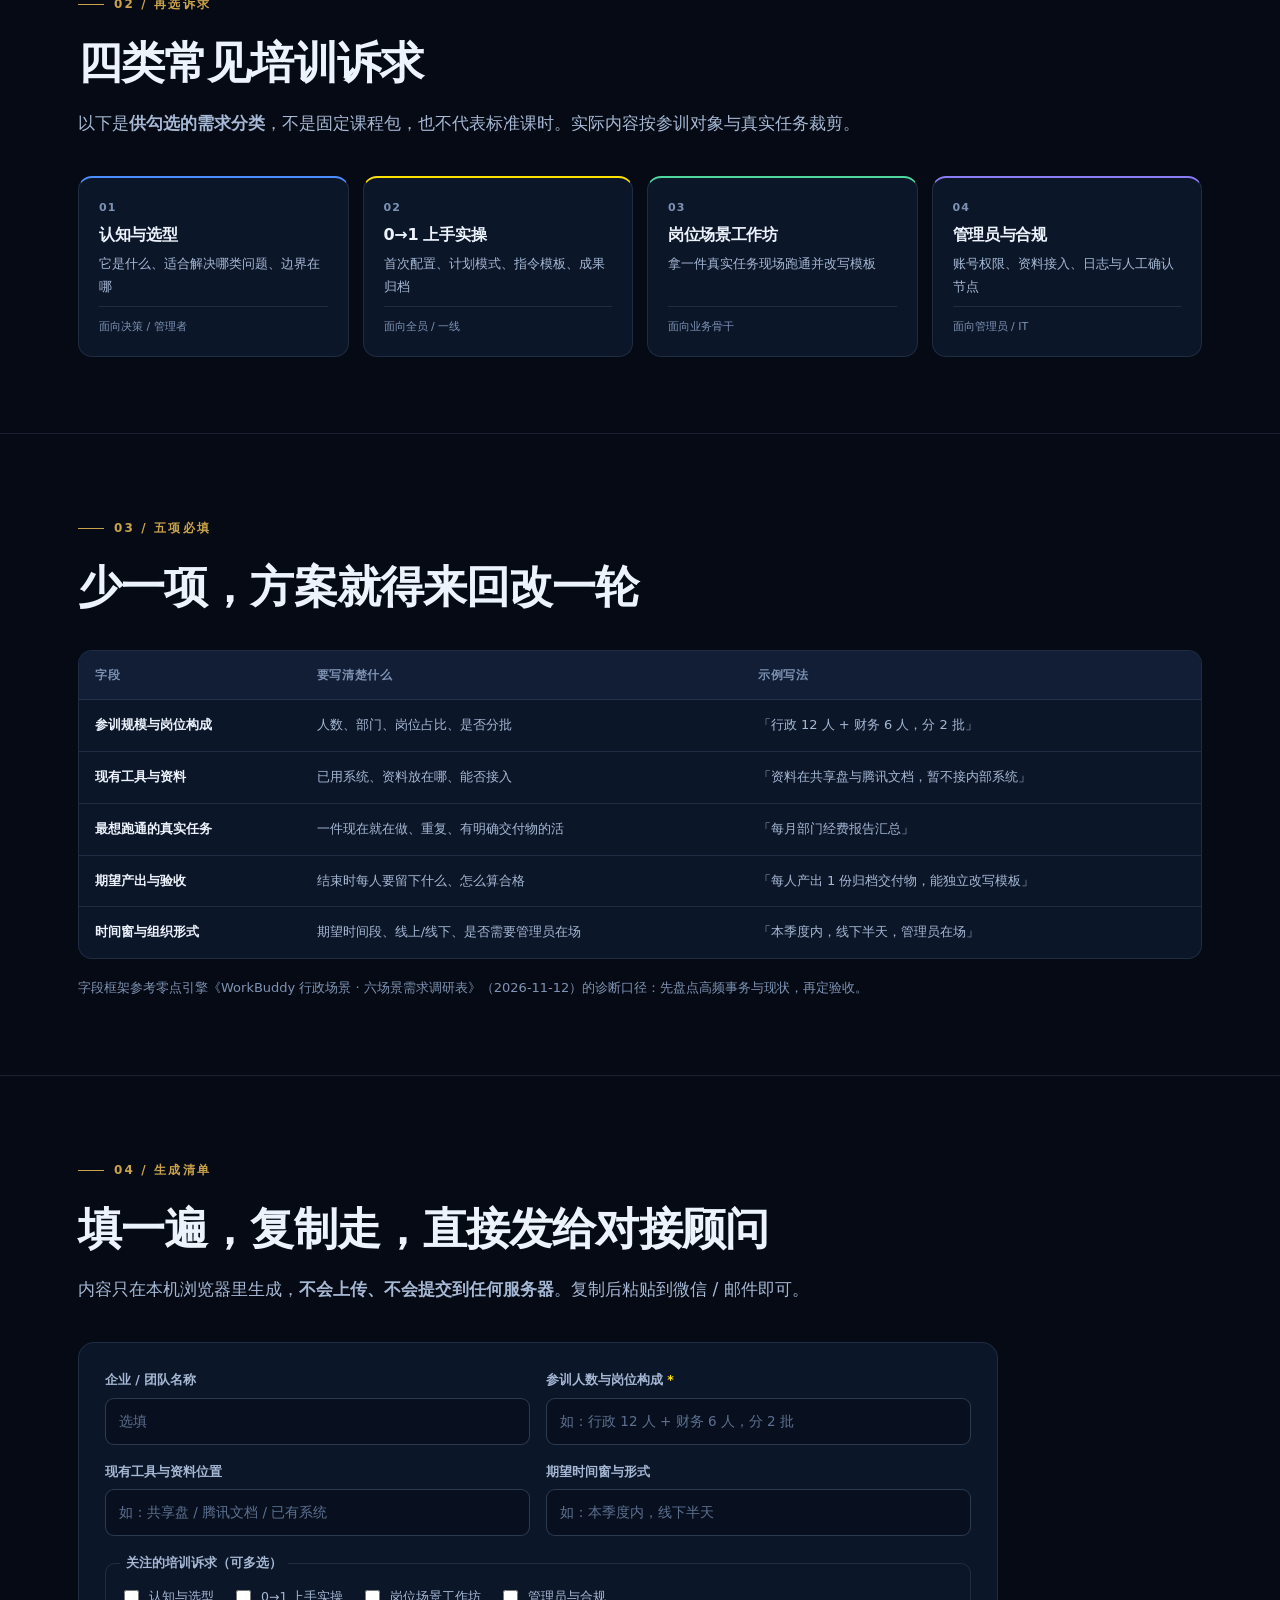
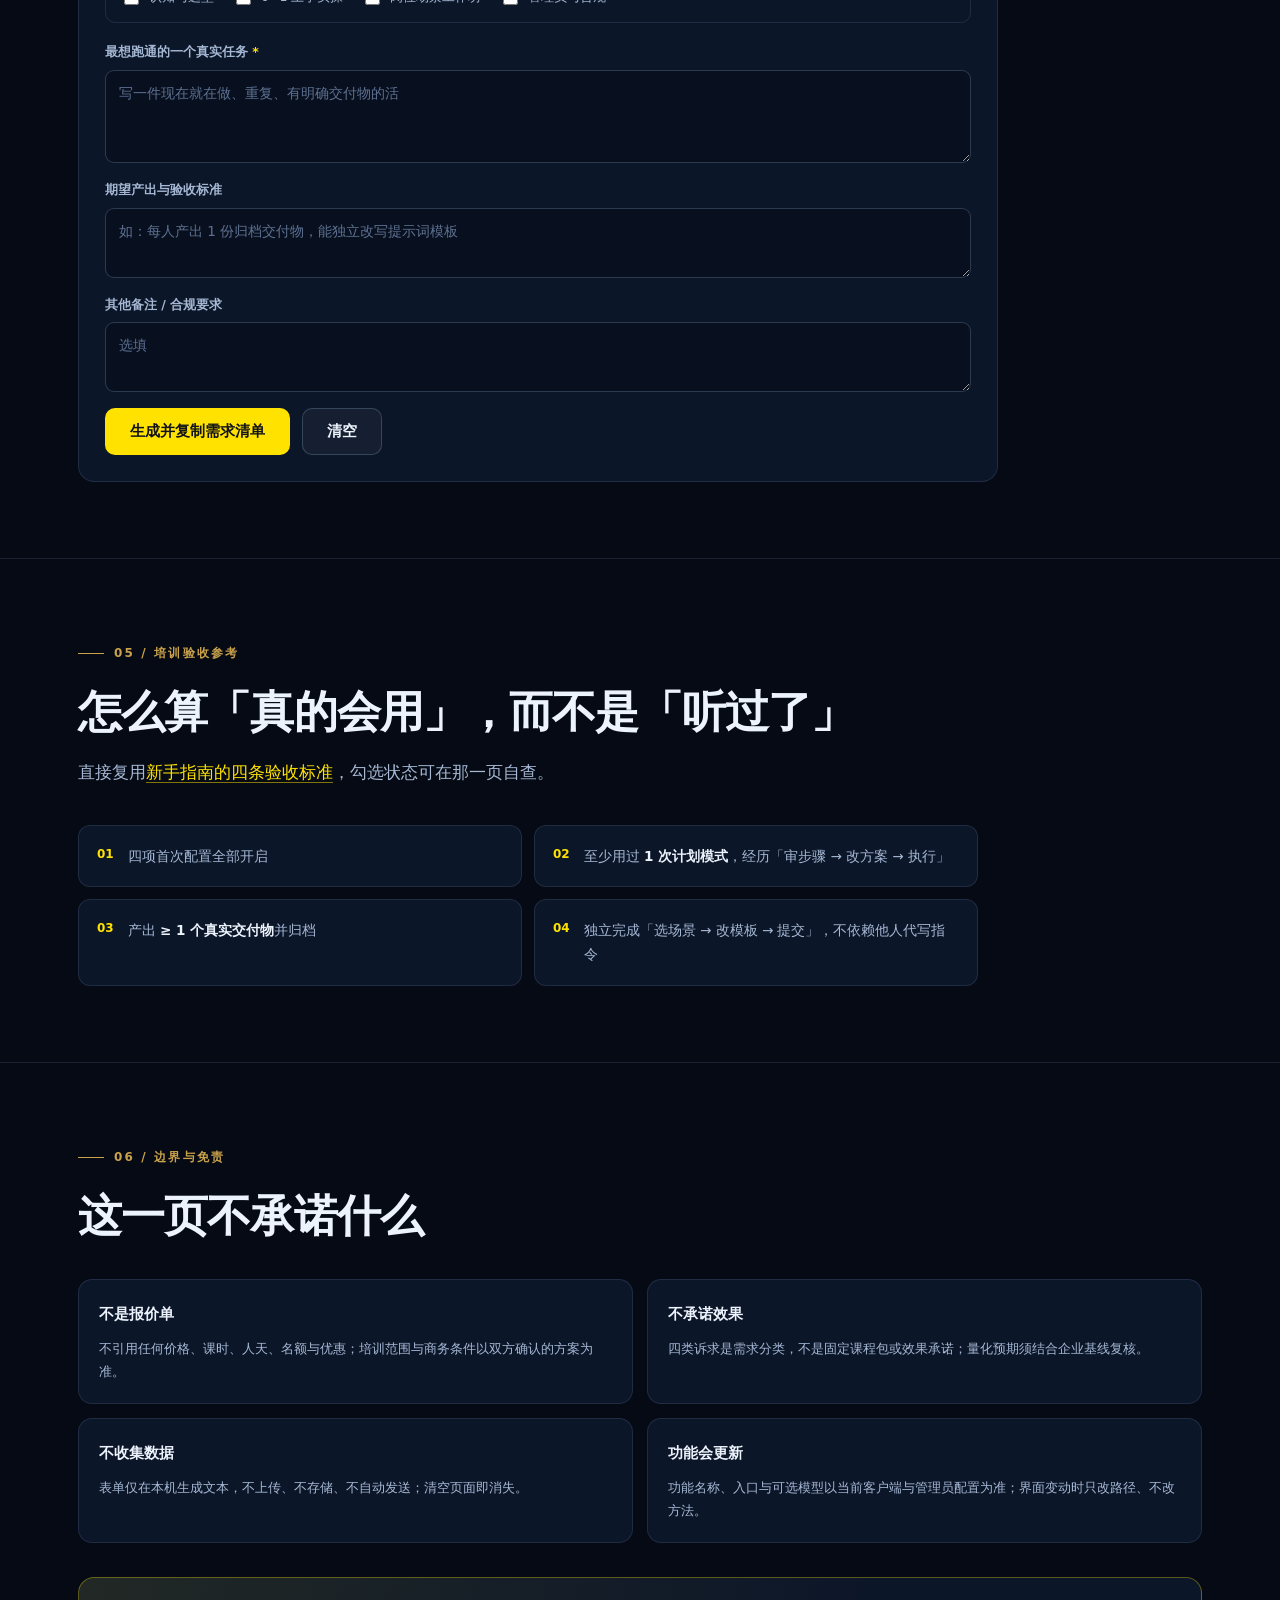
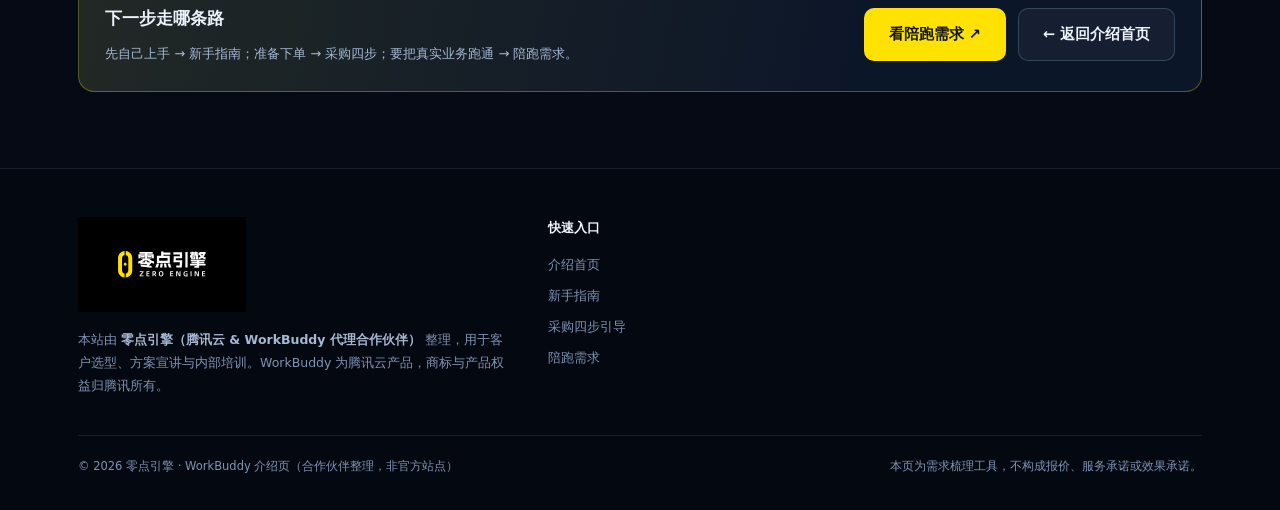
<file: training.html>
<!DOCTYPE html>
<html lang="zh-CN">
<head>
<meta charset="UTF-8">
<meta name="viewport" content="width=device-width,initial-scale=1,viewport-fit=cover">
<title>培训需求 · WorkBuddy 企业培训需求清单</title>
<meta name="description" content="WorkBuddy 企业培训需求梳理：四类培训对象、四类常见诉求、五项必填字段、可一键复制的需求清单模板与培训验收参考。零点引擎（腾讯云合作伙伴）整理。">
<link rel="icon" href="assets/wb-logo.svg" type="image/svg+xml">
<link rel="stylesheet" href="styles.css">
</head>
<body>

<header class="nav">
  <div class="nav-in">
    <a class="brand" href="index.html">
      <img src="assets/wb-logo.svg" alt="WorkBuddy">
      <span class="brand-txt"><strong>WorkBuddy</strong><span>数字员工 · 企业级 AI 工作台</span></span>
    </a>
    <nav class="nav-links" id="navLinks">
      <a href="index.html#what">是什么</a>
      <a href="index.html#features">能做什么</a>
      <a href="index.html#scenarios">谁在用</a>
      <a href="index.html#industry">行业方案</a>
      <a href="index.html#videos">看图与视频</a>
      <a href="index.html#buy">怎么买</a>
      <a href="index.html#faq">常见问题</a>
    </nav>
    <button class="burger" id="burger" aria-label="展开导航">☰</button>
    <a class="nav-cta" href="https://cloud.tencent.com/act/pro/workbuddy" target="_blank" rel="noopener">免费开始用 ↗</a>
  </div>
</header>

<div class="quickbar" role="navigation" aria-label="快捷入口">
  <div class="wrap quickbar-in">
    <span class="qb-label">从这里开始</span>
    <div class="qb-pills">
      <a class="qb-pill" href="guide.html"><i>01</i><b>新手指南</b><small>0→1 上手 SOP</small></a>
      <a class="qb-pill" href="index.html#buy-guide"><i>02</i><b>采购指南</b><small>四步完成下单</small></a>
      <a class="qb-pill is-current" href="training.html" aria-current="page"><i>03</i><b>培训需求</b><small>填一份需求清单</small></a>
      <a class="qb-pill" href="coaching.html"><i>04</i><b>陪跑需求</b><small>样板场景共创</small></a>
    </div>
  </div>
</div>

<main id="top">

<section class="guide-hero">
  <div class="wrap">
    <div class="crumb"><a href="index.html">介绍首页</a><span>／</span><b>培训需求</b></div>
    <span class="hero-badge"><i></i> TRAINING · 企业培训需求梳理</span>
    <h1>先把「要培训什么」说清楚，<br><em>再谈排期和形式</em></h1>
    <p class="guide-lead">
      培训最常见的失败，不是讲得不好，而是<strong>对象没分层、任务不真实、验收没定义</strong>。<br>
      这一页不报价、不排期，只帮你把需求整理成一份<strong>可直接发给对接顾问的清单</strong>。
    </p>
    <div class="hero-actions">
      <a class="btn btn-primary" href="#t-form">填写并复制需求清单 ↓</a>
      <a class="btn btn-ghost" href="guide.html">先看新手指南 ↗</a>
    </div>
    <div class="g-stats">
      <div class="g-stat"><b>4</b><span>类参训对象</span></div>
      <div class="g-stat"><b>4</b><span>类常见诉求</span></div>
      <div class="g-stat"><b>5</b><span>项必填字段</span></div>
      <div class="g-stat"><b>4</b><span>条上手验收标准</span></div>
    </div>
    <p class="small guide-hero-note">本页为需求梳理工具，不是课程报价单或服务承诺书；培训内容、形式与排期以双方确认的方案为准。</p>
  </div>
</section>

<section class="sec g-sec" id="t-who">
  <div class="wrap">
    <div class="sec-head">
      <div class="eyebrow">01 / 先分层</div>
      <h2>同一堂课，四类人关心的不是一回事</h2>
      <p class="lead">需求里先写清楚「谁来听」，比先定「讲几小时」更重要。以下按需勾选，可多选。</p>
    </div>
    <div class="g-table-wrap">
      <table class="g-table">
        <thead><tr><th>对象</th><th>通常关心</th><th>容易踩的坑</th></tr></thead>
        <tbody>
          <tr><td><b>决策 / 管理者</b></td><td>能解决哪类业务问题、怎么衡量、边界在哪</td><td>只听概念，没有可检查的验收口径</td></tr>
          <tr><td><b>业务骨干 / 一线</b></td><td>手上真实的活怎么交给它、指令怎么写</td><td>用演示案例练习，回到自己岗位就不会了</td></tr>
          <tr><td><b>管理员 / IT</b></td><td>账号与权限、资料接入、合规与日志</td><td>培训时没到场，上线后卡在配置</td></tr>
          <tr><td><b>全员</b></td><td>第一次登录到产出第一个交付物</td><td>只讲功能列表，没人真正跑完一次任务</td></tr>
        </tbody>
      </table>
    </div>
    <div class="note"><b>建议</b>：一线与管理员尽量安排在同一轮；验收标准统一用「产出真实交付物」，不用「听懂了」。</div>
  </div>
</section>

<section class="sec g-sec" id="t-modules">
  <div class="wrap">
    <div class="sec-head">
      <div class="eyebrow">02 / 再选诉求</div>
      <h2>四类常见培训诉求</h2>
      <p class="lead">以下是<strong>供勾选的需求分类</strong>，不是固定课程包，也不代表标准课时。实际内容按参训对象与真实任务裁剪。</p>
    </div>
    <div class="g-cards" id="tModules"></div>
  </div>
</section>

<section class="sec g-sec" id="t-fields">
  <div class="wrap">
    <div class="sec-head">
      <div class="eyebrow">03 / 五项必填</div>
      <h2>少一项，方案就得来回改一轮</h2>
    </div>
    <div class="g-table-wrap">
      <table class="g-table">
        <thead><tr><th>字段</th><th>要写清楚什么</th><th>示例写法</th></tr></thead>
        <tbody>
          <tr><td><b>参训规模与岗位构成</b></td><td>人数、部门、岗位占比、是否分批</td><td>「行政 12 人 + 财务 6 人，分 2 批」</td></tr>
          <tr><td><b>现有工具与资料</b></td><td>已用系统、资料放在哪、能否接入</td><td>「资料在共享盘与腾讯文档，暂不接内部系统」</td></tr>
          <tr><td><b>最想跑通的真实任务</b></td><td>一件现在就在做、重复、有明确交付物的活</td><td>「每月部门经费报告汇总」</td></tr>
          <tr><td><b>期望产出与验收</b></td><td>结束时每人要留下什么、怎么算合格</td><td>「每人产出 1 份归档交付物，能独立改写模板」</td></tr>
          <tr><td><b>时间窗与组织形式</b></td><td>期望时间段、线上/线下、是否需要管理员在场</td><td>「本季度内，线下半天，管理员在场」</td></tr>
        </tbody>
      </table>
    </div>
    <p class="small" style="margin-top:18px">字段框架参考零点引擎《WorkBuddy 行政场景 · 六场景需求调研表》（2026-11-12）的诊断口径：先盘点高频事务与现状，再定验收。</p>
  </div>
</section>

<section class="sec g-sec" id="t-form">
  <div class="wrap">
    <div class="sec-head">
      <div class="eyebrow">04 / 生成清单</div>
      <h2>填一遍，复制走，直接发给对接顾问</h2>
      <p class="lead">内容只在本机浏览器里生成，<strong>不会上传、不会提交到任何服务器</strong>。复制后粘贴到微信 / 邮件即可。</p>
    </div>
    <div class="g-form" data-form="training">
      <div class="g-form-grid">
        <label class="fld"><span>企业 / 团队名称</span><input type="text" data-label="企业/团队" data-name="org" placeholder="选填"></label>
        <label class="fld"><span>参训人数与岗位构成 <b>*</b></span><input type="text" data-label="参训对象" data-name="people" placeholder="如：行政 12 人 + 财务 6 人，分 2 批"></label>
        <label class="fld"><span>现有工具与资料位置</span><input type="text" data-label="现有工具与资料" data-name="tools" placeholder="如：共享盘 / 腾讯文档 / 已有系统"></label>
        <label class="fld"><span>期望时间窗与形式</span><input type="text" data-label="时间窗与形式" data-name="time" placeholder="如：本季度内，线下半天"></label>
      </div>
      <fieldset class="fld-set">
        <legend>关注的培训诉求（可多选）</legend>
        <div class="fld-checks">
          <label><input type="checkbox" data-label="培训诉求" value="认知与选型"> 认知与选型</label>
          <label><input type="checkbox" data-label="培训诉求" value="0→1 上手实操"> 0→1 上手实操</label>
          <label><input type="checkbox" data-label="培训诉求" value="岗位场景工作坊"> 岗位场景工作坊</label>
          <label><input type="checkbox" data-label="培训诉求" value="管理员与合规"> 管理员与合规</label>
        </div>
      </fieldset>
      <label class="fld"><span>最想跑通的一个真实任务 <b>*</b></span><textarea data-label="真实任务" data-name="task" rows="3" placeholder="写一件现在就在做、重复、有明确交付物的活"></textarea></label>
      <label class="fld"><span>期望产出与验收标准</span><textarea data-label="产出与验收" data-name="accept" rows="2" placeholder="如：每人产出 1 份归档交付物，能独立改写提示词模板"></textarea></label>
      <label class="fld"><span>其他备注 / 合规要求</span><textarea data-label="备注" data-name="note" rows="2" placeholder="选填"></textarea></label>
      <div class="g-form-actions">
        <button type="button" class="btn btn-primary" data-copy-form>生成并复制需求清单</button>
        <button type="button" class="btn btn-ghost" data-clear-form>清空</button>
        <span class="g-form-tip" data-copy-tip aria-live="polite"></span>
      </div>
      <pre class="g-out" data-form-out hidden></pre>
    </div>
  </div>
</section>

<section class="sec g-sec" id="t-accept">
  <div class="wrap">
    <div class="sec-head">
      <div class="eyebrow">05 / 培训验收参考</div>
      <h2>怎么算「真的会用」，而不是「听过了」</h2>
      <p class="lead">直接复用<a class="g-link" href="guide.html#g-check">新手指南的四条验收标准</a>，勾选状态可在那一页自查。</p>
    </div>
    <div class="g-accept">
      <div class="g-accept-item"><span>01</span><p>四项首次配置全部开启</p></div>
      <div class="g-accept-item"><span>02</span><p>至少用过 <b>1 次计划模式</b>，经历「审步骤 → 改方案 → 执行」</p></div>
      <div class="g-accept-item"><span>03</span><p>产出 <b>≥ 1 个真实交付物</b>并归档</p></div>
      <div class="g-accept-item"><span>04</span><p>独立完成「选场景 → 改模板 → 提交」，不依赖他人代写指令</p></div>
    </div>
  </div>
</section>

<section class="sec g-sec" id="t-boundary">
  <div class="wrap">
    <div class="sec-head">
      <div class="eyebrow">06 / 边界与免责</div>
      <h2>这一页不承诺什么</h2>
    </div>
    <div class="g-boundary">
      <div class="g-bcard"><b>不是报价单</b><p>不引用任何价格、课时、人天、名额与优惠；培训范围与商务条件以双方确认的方案为准。</p></div>
      <div class="g-bcard"><b>不承诺效果</b><p>四类诉求是需求分类，不是固定课程包或效果承诺；量化预期须结合企业基线复核。</p></div>
      <div class="g-bcard"><b>不收集数据</b><p>表单仅在本机生成文本，不上传、不存储、不自动发送；清空页面即消失。</p></div>
      <div class="g-bcard"><b>功能会更新</b><p>功能名称、入口与可选模型以当前客户端与管理员配置为准；界面变动时只改路径、不改方法。</p></div>
    </div>
    <div class="g-next">
      <div><b>下一步走哪条路</b><p>先自己上手 → 新手指南；准备下单 → 采购四步；要把真实业务跑通 → 陪跑需求。</p></div>
      <div class="hero-actions">
        <a class="btn btn-primary" href="coaching.html">看陪跑需求 ↗</a>
        <a class="btn btn-ghost" href="index.html">← 返回介绍首页</a>
      </div>
    </div>
  </div>
</section>

</main>

<footer>
  <div class="wrap">
    <div class="foot-grid">
      <div>
        <img src="assets/lingdian-logo.svg" alt="零点引擎">
        <p>本站由 <b style="color:var(--muted)">零点引擎（腾讯云 &amp; WorkBuddy 代理合作伙伴）</b> 整理，用于客户选型、方案宣讲与内部培训。WorkBuddy 为腾讯云产品，商标与产品权益归腾讯所有。</p>
      </div>
      <div>
        <h5>快速入口</h5>
        <ul>
          <li><a href="index.html">介绍首页</a></li>
          <li><a href="guide.html">新手指南</a></li>
          <li><a href="index.html#buy-guide">采购四步引导</a></li>
          <li><a href="coaching.html">陪跑需求</a></li>
        </ul>
      </div>
    </div>
    <div class="foot-bottom">
      <span>© 2026 零点引擎 · WorkBuddy 介绍页（合作伙伴整理，非官方站点）</span>
      <span>本页为需求梳理工具，不构成报价、服务承诺或效果承诺。</span>
    </div>
  </div>
</footer>

<script src="page.js"></script>
</body>
</html>
</file>
<file: styles.css>
/* WorkBuddy 介绍站 · 视觉系统
   深蓝底 + 品牌黄强调，参考 zhongyun.xinnuanji.cn 与 workbuddy.link 发布页的深色叙事语言 */
:root{
  --bg:#050A14;
  --bg-2:#08101F;
  --panel:#0C1629;
  --panel-2:#111E36;
  --panel-3:#16243F;
  --line:rgba(160,190,235,.13);
  --line-strong:rgba(160,190,235,.24);
  --text:#EDF3FC;
  --muted:#A6B8D4;
  --dim:#7E93B4;
  --gold:#C9A24B;
  --yellow:#FFE200;
  --blue:#4C8DFF;
  --cyan:#3FC6F0;
  --violet:#8B7CF6;
  --green:#4ED8A0;
  --rose:#F0786A;
  --amber:#FFB800;
  --maxw:1180px;
  --radius:18px;
  --radius-s:12px;
  --sans:"PingFang SC","Hiragino Sans GB","Microsoft YaHei",system-ui,-apple-system,"Segoe UI",Roboto,sans-serif;
}
*{box-sizing:border-box}
html{scroll-behavior:smooth;scroll-padding-top:84px}
body{
  margin:0;background:var(--bg);color:var(--text);font-family:var(--sans);
  font-size:16px;line-height:1.75;-webkit-font-smoothing:antialiased;overflow-x:hidden;
}
body::before{
  content:"";position:fixed;inset:0;z-index:-1;pointer-events:none;
  background:
    radial-gradient(900px 520px at 12% -8%,rgba(76,141,255,.16),transparent 66%),
    radial-gradient(760px 480px at 92% 6%,rgba(139,124,246,.13),transparent 68%),
    radial-gradient(900px 700px at 50% 105%,rgba(63,198,240,.06),transparent 70%);
}
a{color:inherit;text-decoration:none}
button{font-family:inherit;cursor:pointer}
img{max-width:100%;display:block}
::selection{background:rgba(255,226,0,.28);color:#fff}
.wrap{max-width:var(--maxw);margin:0 auto;padding:0 28px}
.sec{padding:104px 0;position:relative}
.sec + .sec{border-top:1px solid var(--line)}
.eyebrow{
  display:inline-flex;align-items:center;gap:10px;font-size:12px;letter-spacing:.18em;
  text-transform:uppercase;color:var(--gold);font-weight:700;margin-bottom:20px;
}
.eyebrow::before{content:"";width:26px;height:1px;background:var(--gold)}
h1,h2,h3,h4{line-height:1.25;margin:0;letter-spacing:-.02em}
h2{font-size:clamp(28px,3.5vw,44px);font-weight:700}
h3{font-size:20px;font-weight:650}
p{margin:0}
.lead{color:var(--muted);font-size:17px;max-width:820px;margin-top:18px;line-height:1.85}
.sec-head{max-width:860px;margin-bottom:48px}
.hl{color:var(--yellow)}
.mono{font-variant-numeric:tabular-nums}
.small{font-size:13px;color:var(--dim);line-height:1.7}
.note{
  margin-top:22px;padding:14px 18px;border-left:2px solid var(--gold);
  background:rgba(201,162,75,.07);color:var(--muted);font-size:13.5px;border-radius:0 8px 8px 0;
}

/* ============ 导航 ============ */
.nav{
  position:sticky;top:0;z-index:60;backdrop-filter:blur(18px);
  background:rgba(5,10,20,.82);border-bottom:1px solid var(--line);
}
.nav-in{max-width:var(--maxw);margin:0 auto;padding:0 28px;height:70px;display:flex;align-items:center;gap:22px}
.brand{display:flex;align-items:center;gap:11px;flex-shrink:0}
.brand img{width:34px;height:34px;border-radius:10px}
.brand-txt strong{display:block;font-size:16px;letter-spacing:.01em;line-height:1.2}
.brand-txt span{display:block;font-size:10.5px;color:var(--dim);letter-spacing:.06em;margin-top:2px}
.nav-links{display:flex;gap:4px;margin-left:auto;align-items:center}
.nav-links a{
  font-size:13.5px;color:var(--muted);padding:8px 12px;border-radius:8px;
  transition:color .2s,background .2s;white-space:nowrap;
}
.nav-links a:hover,.nav-links a.active{color:var(--text);background:rgba(255,255,255,.06)}
.nav-cta{
  flex-shrink:0;background:var(--yellow);color:#111318;font-weight:700;font-size:13.5px;
  padding:9px 18px;border-radius:9px;border:0;transition:transform .2s,box-shadow .2s;
}
.nav-cta:hover{transform:translateY(-2px);box-shadow:0 8px 24px rgba(255,226,0,.24)}
.burger{display:none;background:none;border:0;color:var(--text);font-size:22px;padding:6px}
@media(max-width:1080px){
  .nav-links{display:none;position:absolute;top:70px;left:0;right:0;flex-direction:column;
    align-items:stretch;gap:0;background:rgba(6,12,24,.98);border-bottom:1px solid var(--line);
    padding:12px 24px 20px;margin:0}
  .nav-links.open{display:flex}
  .nav-links a{padding:12px 10px;font-size:15px}
  .burger{display:block;margin-left:auto}
  .nav-cta{margin-left:0}
}

/* ============ 按钮 ============ */
.btn{
  display:inline-flex;align-items:center;justify-content:center;gap:8px;
  padding:13px 24px;border-radius:10px;font-size:14.5px;font-weight:650;
  border:1px solid transparent;transition:transform .2s,box-shadow .2s,background .2s,border-color .2s;
  white-space:nowrap;
}
.btn:hover{transform:translateY(-2px)}
.btn-primary{background:var(--yellow);color:#111318}
.btn-primary:hover{box-shadow:0 10px 30px rgba(255,226,0,.23)}
.btn-ghost{background:rgba(255,255,255,.04);border-color:var(--line-strong);color:var(--text)}
.btn-ghost:hover{background:rgba(255,255,255,.09);border-color:rgba(255,255,255,.34)}
.btn-sm{padding:9px 16px;font-size:13px;border-radius:8px}

/* ============ Hero ============ */
.hero{padding:86px 0 0;position:relative;overflow:hidden}
.hero-grid{display:grid;grid-template-columns:1.08fr .92fr;gap:56px;align-items:center}
.hero-badge{
  display:inline-flex;align-items:center;gap:9px;padding:7px 14px;border-radius:999px;
  border:1px solid rgba(201,162,75,.38);background:rgba(201,162,75,.08);
  color:#E7C87F;font-size:12.5px;letter-spacing:.04em;margin-bottom:26px;
}
.hero-badge i{width:6px;height:6px;border-radius:50%;background:var(--yellow);box-shadow:0 0 12px var(--yellow)}
.hero h1{font-size:clamp(38px,5.1vw,66px);font-weight:750;letter-spacing:-.035em}
.hero h1 em{
  font-style:normal;color:var(--yellow);white-space:nowrap;
  background:linear-gradient(transparent 70%,rgba(255,226,0,.2) 70%,rgba(255,226,0,.2) 92%,transparent 92%);
}
.hero-desc{font-size:17.5px;color:var(--muted);margin-top:24px;max-width:590px;line-height:1.9}
.hero-desc b{color:var(--text);font-weight:600}
.hero-actions{display:flex;gap:12px;margin-top:34px;flex-wrap:wrap}
.hero-trust{display:flex;flex-wrap:wrap;gap:10px 22px;margin-top:30px;font-size:12.5px;color:var(--dim)}
.hero-trust span{display:inline-flex;align-items:center;gap:7px}
.hero-trust span::before{content:"✓";color:var(--green);font-weight:700}
.hero-visual{
  position:relative;border:1px solid var(--line-strong);border-radius:22px;
  background:linear-gradient(160deg,rgba(20,34,62,.95),rgba(9,16,31,.95));
  padding:20px;box-shadow:0 30px 90px rgba(0,0,0,.5),inset 0 1px 0 rgba(255,255,255,.05);
  overflow:hidden;
}
.hero-visual::before{
  content:"";position:absolute;top:-120px;right:-100px;width:300px;height:300px;
  background:radial-gradient(circle,rgba(76,141,255,.22),transparent 70%);pointer-events:none;
}
.wb-topbar{display:flex;align-items:center;gap:8px;padding-bottom:14px;border-bottom:1px solid var(--line)}
.wb-dot{width:9px;height:9px;border-radius:50%}
.wb-topbar span{margin-left:10px;font-size:11.5px;color:var(--dim);letter-spacing:.04em}
.wb-mode{margin-left:auto;font-size:11px;padding:3px 9px;border-radius:6px;background:rgba(76,141,255,.16);color:#9FC0FF}
.wb-task{margin-top:18px;border-radius:12px;padding:14px 16px;background:rgba(255,255,255,.045);border:1px solid var(--line)}
.wb-task .who{font-size:11px;color:var(--dim);margin-bottom:6px}
.wb-task p{font-size:14.5px;line-height:1.65}
.wb-steps{margin-top:14px;display:flex;flex-direction:column;gap:9px}
.wb-step{
  display:flex;align-items:center;gap:11px;padding:10px 13px;border-radius:10px;
  background:rgba(255,255,255,.035);border:1px solid var(--line);font-size:12.5px;color:var(--muted);
  animation:stepPulse 5.5s ease-in-out infinite;
}
.wb-step:nth-child(2){animation-delay:.5s}
.wb-step:nth-child(3){animation-delay:1s}
.wb-step:nth-child(4){animation-delay:1.5s}
.wb-step .ico{
  width:22px;height:22px;border-radius:7px;display:grid;place-items:center;flex-shrink:0;
  font-size:11px;background:rgba(76,141,255,.16);color:#9FC0FF;
}
.wb-step.done .ico{background:rgba(78,216,160,.16);color:var(--green)}
.wb-step b{color:var(--text);font-weight:600}
@keyframes stepPulse{0%,100%{border-color:var(--line)}50%{border-color:rgba(76,141,255,.32)}}
.wb-result{
  margin-top:14px;border-radius:12px;padding:14px 16px;
  background:linear-gradient(120deg,rgba(255,226,0,.11),rgba(255,226,0,.02));
  border:1px solid rgba(255,226,0,.26);
}
.wb-result .who{font-size:11px;color:#E7C87F;margin-bottom:8px}
.wb-files{display:flex;gap:8px;flex-wrap:wrap}
.wb-file{font-size:11.5px;padding:6px 10px;border-radius:7px;background:rgba(0,0,0,.28);border:1px solid rgba(255,226,0,.18)}
.wb-foot{display:flex;align-items:center;gap:8px;margin-top:16px;font-size:11px;color:var(--dim)}
.wb-foot .bar{flex:1;height:3px;border-radius:3px;background:rgba(255,255,255,.08);overflow:hidden}
.wb-foot .bar i{display:block;width:72%;height:100%;background:linear-gradient(90deg,var(--blue),var(--yellow))}
.stat-strip{
  margin-top:78px;border-top:1px solid var(--line);border-bottom:1px solid var(--line);
  display:grid;grid-template-columns:repeat(5,1fr);background:rgba(255,255,255,.018);
}
.stat{padding:26px 22px;border-right:1px solid var(--line)}
.stat:last-child{border-right:0}
.stat b{display:block;font-size:27px;font-weight:750;letter-spacing:-.03em;color:var(--text)}
.stat b i{font-style:normal;font-size:14px;color:var(--muted);margin-left:3px;font-weight:500}
.stat span{display:block;font-size:12.5px;color:var(--dim);margin-top:4px}
.stat:nth-child(4) b{color:var(--yellow)}

/* ============ 通用卡片 ============ */
.grid{display:grid;gap:16px}
.g2{grid-template-columns:repeat(2,1fr)}
.g3{grid-template-columns:repeat(3,1fr)}
.g4{grid-template-columns:repeat(4,1fr)}
.card{
  background:var(--panel);border:1px solid var(--line);border-radius:var(--radius);
  padding:26px;transition:transform .25s,border-color .25s,background .25s;
}
.card:hover{transform:translateY(-4px);border-color:var(--line-strong);background:var(--panel-2)}
.card .num{font-size:11.5px;letter-spacing:.14em;color:var(--gold);font-weight:700}
.card h3{margin-top:12px}
.card p{color:var(--muted);font-size:14px;margin-top:10px;line-height:1.8}
.card .eg{
  margin-top:16px;padding-top:14px;border-top:1px dashed var(--line);
  font-size:12.5px;color:var(--dim);
}
.card .eg b{color:var(--cyan);font-weight:600}

/* 对比表 */
.compare{width:100%;border-collapse:separate;border-spacing:0;border:1px solid var(--line);border-radius:var(--radius);overflow:hidden}
.compare th,.compare td{padding:16px 18px;text-align:left;font-size:14px;border-bottom:1px solid var(--line);vertical-align:top}
.compare thead th{background:var(--panel-2);font-size:13px;color:var(--muted);font-weight:600}
.compare tbody tr:last-child td{border-bottom:0}
.compare tbody td:first-child{color:var(--dim);font-size:13px;width:150px;background:rgba(255,255,255,.014)}
.compare .good{background:rgba(255,226,0,.045)}
.compare .good strong{color:var(--yellow)}
.compare td{color:var(--muted)}
.compare td strong{color:var(--text)}
.swipe-hint{display:none;margin:0 0 10px;color:var(--gold)}
@media(max-width:760px){
  .compare{display:block;overflow-x:auto;white-space:nowrap}
  .swipe-hint{display:block;padding:0 4px}
}

/* 判断标准四卡 */
.criteria{display:grid;grid-template-columns:repeat(4,1fr);gap:14px;margin-top:32px}
.crit{
  padding:22px;border:1px solid var(--line);border-radius:14px;background:var(--panel);
  position:relative;overflow:hidden;
}
.crit::after{content:"";position:absolute;right:-30px;top:-30px;width:90px;height:90px;border-radius:50%;
  background:radial-gradient(circle,rgba(201,162,75,.14),transparent 70%)}
.crit .k{font-size:11px;color:var(--gold);letter-spacing:.12em;font-weight:700}
.crit h4{font-size:18px;margin-top:10px}
.crit p{font-size:13px;color:var(--muted);margin-top:8px;line-height:1.75}

/* 流程图 */
.flow{display:grid;grid-template-columns:repeat(6,1fr);gap:10px;margin-top:34px;position:relative}
.flow-item{
  border:1px solid var(--line);border-radius:13px;padding:18px 14px;background:var(--panel);
  position:relative;text-align:center;
}
.flow-item:not(:last-child)::after{
  content:"→";position:absolute;right:-13px;top:50%;transform:translateY(-50%);
  color:var(--dim);font-size:15px;z-index:2;background:var(--bg);padding:2px 1px;
}
.flow-item .badge{font-size:10.5px;padding:3px 9px;border-radius:999px;display:inline-block;font-weight:600}
.flow-item .badge.human{background:rgba(255,226,0,.14);color:var(--yellow)}
.flow-item .badge.ai{background:rgba(76,141,255,.15);color:#9FC0FF}
.flow-item h4{font-size:15px;margin-top:12px}
.flow-item p{font-size:12px;color:var(--dim);margin-top:6px;line-height:1.6}
.flow-item .n{position:absolute;left:12px;top:10px;font-size:10px;color:var(--dim)}

/* ============ Tabs ============ */
.tabs{display:flex;gap:8px;flex-wrap:wrap;margin-bottom:26px}
.tab{
  padding:9px 18px;border-radius:999px;border:1px solid var(--line-strong);
  background:rgba(255,255,255,.025);color:var(--muted);font-size:13.5px;transition:.2s;
}
.tab:hover{color:var(--text);border-color:rgba(255,255,255,.35)}
.tab.active{background:var(--yellow);color:#111318;border-color:var(--yellow);font-weight:650}
.tab-panel{display:none;animation:fadeUp .4s ease both}
.tab-panel.active{display:block}
@keyframes fadeUp{from{opacity:0;transform:translateY(10px)}to{opacity:1;transform:none}}

/* 岗位地图 */
.roles{display:grid;grid-template-columns:repeat(4,1fr);gap:12px}
.role{
  border:1px solid var(--line);border-radius:13px;padding:18px;background:var(--panel);
  transition:.25s;
}
.role:hover{border-color:rgba(76,141,255,.45);background:var(--panel-2);transform:translateY(-3px)}
.role .ic{font-size:20px}
.role h4{font-size:15.5px;margin-top:10px}
.role p{font-size:12.5px;color:var(--muted);margin-top:7px;line-height:1.7}
.func-table{margin-top:36px}
.func-grid{display:grid;grid-template-columns:repeat(4,1fr);gap:10px}
.func{
  border:1px solid var(--line);border-radius:11px;padding:15px;background:rgba(255,255,255,.018);
}
.func .top{display:flex;align-items:baseline;justify-content:space-between;gap:8px}
.func h4{font-size:14.5px}
.func .x{font-size:17px;font-weight:750;color:var(--yellow);white-space:nowrap}
.func p{font-size:11.5px;color:var(--dim);margin-top:8px;line-height:1.6}

/* ============ 行业方案 ============ */
.ind-grid{display:grid;grid-template-columns:repeat(2,1fr);gap:16px}
.ind{
  border:1px solid var(--line);border-radius:var(--radius);background:var(--panel);
  padding:28px;display:flex;flex-direction:column;transition:.25s;position:relative;overflow:hidden;
}
.ind:hover{border-color:var(--line-strong);transform:translateY(-3px);background:var(--panel-2)}
.ind .tag{display:inline-flex;align-items:center;gap:8px;font-size:11px;color:var(--dim);letter-spacing:.1em;font-weight:700}
.ind .tag i{width:7px;height:7px;border-radius:2px;background:var(--accent,var(--blue))}
.ind h3{font-size:22px;margin-top:14px}
.ind .pain{font-size:13.5px;color:var(--muted);margin-top:12px;line-height:1.8}
.ind .pain b{color:var(--rose);font-weight:600}
.ind ol{margin:18px 0 0;padding-left:19px;color:var(--muted);font-size:13.5px;line-height:1.9}
.ind ol li::marker{color:var(--gold);font-weight:700}
.ind .result{
  margin-top:20px;padding:14px 16px;border-radius:10px;
  background:linear-gradient(100deg,rgba(78,216,160,.09),transparent);
  border:1px solid rgba(78,216,160,.2);font-size:13px;color:var(--muted);
}
.ind .result b{color:var(--green);font-size:16px;font-weight:750}
.ind .result span{display:block;font-size:11.5px;color:var(--dim);margin-top:5px}
.ind-foot{margin-top:auto;padding-top:20px;display:flex;align-items:center;gap:12px;flex-wrap:wrap}
.play-link{
  display:inline-flex;align-items:center;gap:8px;font-size:13px;color:var(--cyan);
  border:1px solid rgba(63,198,240,.3);background:rgba(63,198,240,.07);
  padding:8px 14px;border-radius:8px;transition:.2s;
}
.play-link:hover{background:rgba(63,198,240,.16)}
.play-link .tri{font-size:10px}
.src{font-size:11px;color:var(--dim)}

/* 三步法 */
.pathway{
  margin-top:40px;border:1px solid var(--line);border-radius:var(--radius);
  padding:30px;background:linear-gradient(120deg,rgba(76,141,255,.07),rgba(139,124,246,.05));
}
.pathway h3{font-size:20px}
.pathway .p3{display:grid;grid-template-columns:repeat(3,1fr);gap:14px;margin-top:20px}
.pathway .p3 > div{border-left:2px solid var(--gold);padding-left:16px}
.pathway .p3 b{font-size:14px;color:var(--text)}
.pathway .p3 p{font-size:12.5px;color:var(--muted);margin-top:6px;line-height:1.7}

/* ============ 视频 ============ */
.feature-video{
  display:grid;grid-template-columns:1.15fr .85fr;gap:0;border:1px solid var(--line-strong);
  border-radius:var(--radius);overflow:hidden;background:var(--panel);margin-bottom:30px;
}
.feature-video .thumb{position:relative;min-height:280px;cursor:pointer;overflow:hidden;background:#0a1220}
.feature-video .thumb img{width:100%;height:100%;object-fit:cover;position:absolute;inset:0;opacity:.85;transition:transform .5s}
.feature-video .thumb:hover img{transform:scale(1.04)}
.feature-video .thumb::after{content:"";position:absolute;inset:0;background:linear-gradient(90deg,rgba(5,10,20,.15),rgba(5,10,20,.55))}
.play-big{
  position:absolute;z-index:2;left:50%;top:50%;transform:translate(-50%,-50%);
  width:64px;height:64px;border-radius:50%;display:grid;place-items:center;
  background:rgba(255,226,0,.92);color:#111318;font-size:22px;box-shadow:0 10px 40px rgba(0,0,0,.45);
  transition:transform .2s;
}
.feature-video .thumb:hover .play-big{transform:translate(-50%,-50%) scale(1.09)}
.feature-video .meta{padding:34px}
.feature-video .meta .k{font-size:11px;color:var(--gold);letter-spacing:.12em;font-weight:700}
.feature-video .meta h3{font-size:24px;margin-top:14px;line-height:1.4}
.feature-video .meta p{font-size:14px;color:var(--muted);margin-top:14px;line-height:1.85}
.feature-video .meta .chips{display:flex;gap:8px;flex-wrap:wrap;margin-top:20px}
.chip{font-size:11.5px;padding:5px 11px;border-radius:7px;background:rgba(255,255,255,.05);border:1px solid var(--line);color:var(--muted)}
.vgrid{display:grid;grid-template-columns:repeat(4,1fr);gap:14px}
.vcard{
  border:1px solid var(--line);border-radius:14px;overflow:hidden;background:var(--panel);
  cursor:pointer;transition:.25s;
}
.vcard:hover{transform:translateY(-4px);border-color:var(--line-strong)}
.vcard .cover{position:relative;aspect-ratio:16/10;background:#0a1220;overflow:hidden}
.vcard .cover img{width:100%;height:100%;object-fit:cover;transition:transform .5s;opacity:.9}
.vcard:hover .cover img{transform:scale(1.06)}
.vcard .cover::after{content:"";position:absolute;inset:0;background:linear-gradient(180deg,transparent 45%,rgba(5,10,20,.78))}
.vcard .cover .p{
  position:absolute;z-index:2;left:50%;top:50%;transform:translate(-50%,-50%);
  width:42px;height:42px;border-radius:50%;display:grid;place-items:center;
  background:rgba(8,14,26,.65);border:1px solid rgba(255,255,255,.35);color:#fff;font-size:14px;
  backdrop-filter:blur(4px);
}
.vcard .cover .dur{position:absolute;z-index:2;right:9px;bottom:8px;font-size:10.5px;color:#fff;background:rgba(0,0,0,.55);padding:2px 7px;border-radius:5px}
.vcard .info{padding:15px 16px 18px}
.vcard .info .cat{font-size:10.5px;color:var(--gold);letter-spacing:.08em}
.vcard .info h4{font-size:14.5px;margin-top:7px;line-height:1.5}
.vcard .info p{font-size:11.5px;color:var(--dim);margin-top:7px;line-height:1.6}
.case-filters{display:flex;gap:8px;flex-wrap:wrap;margin:22px 0}
.case-filters .tab{font-size:12.5px;padding:7px 14px}
.case-grid{display:grid;grid-template-columns:repeat(4,1fr);gap:12px}
.case-card{
  border:1px solid var(--line);border-radius:12px;overflow:hidden;background:var(--panel);
  cursor:pointer;transition:.25s;
}
.case-card:hover{transform:translateY(-3px);border-color:rgba(63,198,240,.4)}
.case-card .cover{position:relative;aspect-ratio:9/14;background:#0a1220;overflow:hidden}
.case-card .cover img{width:100%;height:100%;object-fit:cover;opacity:.88}
.case-card .cover::after{content:"";position:absolute;inset:0;background:linear-gradient(180deg,transparent 55%,rgba(5,10,20,.8))}
.case-card .cover .p{position:absolute;z-index:2;left:50%;top:50%;transform:translate(-50%,-50%);
  width:38px;height:38px;border-radius:50%;display:grid;place-items:center;
  background:rgba(8,14,26,.6);border:1px solid rgba(255,255,255,.35);font-size:12px}
.case-card .lb{position:absolute;z-index:2;left:8px;bottom:8px;right:8px;font-size:11px;color:#fff;line-height:1.4}
.case-card .lb small{display:block;color:var(--muted);font-size:10px}

/* ============ 采购 ============ */
.price-grid{display:grid;grid-template-columns:1fr 1fr;gap:16px}
.price-box{border:1px solid var(--line);border-radius:var(--radius);background:var(--panel);overflow:hidden}
.price-box .hd{padding:20px 24px;border-bottom:1px solid var(--line);background:var(--panel-2)}
.price-box .hd h3{font-size:18px}
.price-box .hd p{font-size:12.5px;color:var(--dim);margin-top:5px}
.price-box table{width:100%;border-collapse:collapse}
.price-box th,.price-box td{padding:12px 14px;text-align:left;font-size:13px;border-bottom:1px solid var(--line);color:var(--muted)}
.price-box thead th{font-size:11.5px;color:var(--dim);font-weight:600;background:rgba(255,255,255,.015)}
@media(min-width:761px){
  .price-box th:not(:last-child),.price-box td:not(:last-child){white-space:nowrap}
  .price-box th:last-child,.price-box td:last-child{min-width:130px}
}
.price-box tbody tr:last-child td{border-bottom:0}
.price-box tbody td:first-child{color:var(--text);font-weight:600}
.price-box td .pr{color:var(--yellow);font-weight:700;font-size:14px}
.price-box .ft{padding:14px 20px;font-size:11.5px;color:var(--dim);border-top:1px solid var(--line);background:rgba(255,255,255,.012)}
.buy-flow{display:grid;grid-template-columns:repeat(5,1fr);gap:12px;margin-top:34px}
.bstep{border:1px solid var(--line);border-radius:14px;padding:20px 16px;background:var(--panel);position:relative}
.bstep .n{
  width:28px;height:28px;border-radius:8px;display:grid;place-items:center;
  background:rgba(255,226,0,.12);color:var(--yellow);font-size:12px;font-weight:700;
}
.bstep h4{font-size:15px;margin-top:14px}
.bstep p{font-size:12px;color:var(--muted);margin-top:8px;line-height:1.7}
.bstep .out{font-size:11px;color:var(--cyan);margin-top:12px;display:block}
.links-grid{display:grid;grid-template-columns:repeat(4,1fr);gap:14px;margin-top:30px}
.link-card{
  border:1px solid var(--line);border-radius:14px;padding:22px;background:var(--panel);
  display:flex;flex-direction:column;transition:.25s;
}
.link-card:hover{transform:translateY(-4px);border-color:rgba(255,226,0,.4);background:var(--panel-2)}
.link-card .ic{font-size:22px}
.link-card h4{font-size:15.5px;margin-top:12px}
.link-card p{font-size:12.5px;color:var(--muted);margin-top:8px;line-height:1.7;flex:1}
.link-card .go{margin-top:16px;font-size:12.5px;color:var(--yellow);font-weight:600}
.accounting{
  margin-top:30px;padding:24px 26px;border:1px solid rgba(201,162,75,.3);border-radius:var(--radius);
  background:linear-gradient(110deg,rgba(201,162,75,.09),transparent 70%);
}
.accounting h3{font-size:18px}
.accounting p{font-size:13.5px;color:var(--muted);margin-top:10px;line-height:1.85}
.accounting b{color:var(--yellow)}

/* ============ 02 · AI Hub 能力结构 ============ */
.hub-strip{
  margin-top:34px;padding:26px;border:1px solid var(--line);border-radius:var(--radius);
  background:var(--panel);display:grid;grid-template-columns:1.15fr 1fr;gap:20px 28px;
}
.hub-strip .k,.scene-bank .k,.coverage .k,.suite-box .k{
  font-size:11px;letter-spacing:.1em;color:var(--gold);font-weight:700;
}
.hub-left h3{font-size:19px;margin-top:8px;line-height:1.5}
.hub-left p{font-size:13px;color:var(--muted);margin-top:10px;line-height:1.85}
.hub-left b{color:var(--yellow)}
.hub-mods{display:grid;grid-template-columns:1fr 1fr;gap:10px}
.hub-mods > div{display:flex;flex-direction:column;gap:6px;padding:14px;border:1px solid var(--line);border-radius:12px;background:var(--panel-2)}
.hub-mods .lbl{font-size:11px;color:var(--cyan);font-weight:700;margin-bottom:2px}
.hub-mods span:not(.lbl){font-size:12.5px;color:var(--muted)}
.hub-strip > .small{grid-column:1/-1;border-top:1px solid var(--line);padding-top:14px;margin:0}
.hub-strip > .small b{color:var(--text)}

/* ============ 03 · 场景库 ============ */
.scene-bank{
  margin-top:30px;padding:26px;border:1px solid rgba(255,226,0,.24);border-radius:var(--radius);
  background:linear-gradient(120deg,rgba(255,226,0,.055),transparent 60%),var(--panel);
}
.sb-head{display:grid;grid-template-columns:1.25fr 1fr;gap:28px;align-items:center}
.sb-txt h3{font-size:20px;margin-top:8px;line-height:1.5}
.sb-txt p{font-size:13px;color:var(--muted);line-height:1.85;margin-top:10px}
.sb-txt b{color:var(--text)}
.sb-nums{display:grid;grid-template-columns:repeat(3,1fr);gap:8px}
.sb-nums > div{padding:10px 8px;text-align:center;border:1px solid var(--line);border-radius:10px;background:var(--panel-2)}
.sb-nums b{display:block;font-size:20px;color:var(--yellow);line-height:1.3}
.sb-nums span{font-size:10.5px;color:var(--dim)}
.sb-nums .total{background:rgba(255,226,0,.13);border-color:rgba(255,226,0,.4)}
.scene-grid{display:grid;grid-template-columns:repeat(4,1fr);gap:12px}
.scene-card{padding:16px;border:1px solid var(--line);border-radius:12px;background:var(--panel-2);transition:.2s}
.scene-card:hover{border-color:rgba(255,226,0,.4);transform:translateY(-2px)}
.sc-top{display:flex;justify-content:space-between;align-items:center;gap:8px}
.sc-code{font-size:10px;color:var(--dim);white-space:nowrap;overflow:hidden;text-overflow:ellipsis}
.sc-tag{flex:0 0 auto;font-size:10px;color:var(--cyan);border:1px solid rgba(63,198,240,.3);border-radius:999px;padding:1px 7px}
.scene-card h4{font-size:14.5px;line-height:1.5;margin-top:10px}
.scene-card p{font-size:11.5px;color:var(--muted);line-height:1.7;margin-top:8px}

/* ============ 04 · 行业覆盖与客户案例 ============ */
.coverage{margin-top:34px;padding:26px;border:1px solid var(--line);border-radius:var(--radius);background:var(--panel)}
.cov-head{display:flex;justify-content:space-between;gap:24px;align-items:center}
.cov-head h3{font-size:19px;margin-top:8px;line-height:1.5}
.cov-head p{font-size:13px;color:var(--muted);margin-top:8px;line-height:1.8}
.cov-head p b{color:var(--text)}
.cov-total{flex:0 0 auto;text-align:center;padding:10px 20px;border-radius:12px;background:rgba(255,226,0,.1);border:1px solid rgba(255,226,0,.3)}
.cov-total b{display:block;font-size:26px;color:var(--yellow);line-height:1.2}
.cov-total span{font-size:11px;color:var(--muted)}
.cov-grid{display:grid;grid-template-columns:repeat(2,1fr);gap:10px 26px;margin-top:22px}
.cov-item{display:grid;grid-template-columns:150px 1fr 28px;gap:10px;align-items:center}
.cov-name{font-size:12px;color:var(--muted);white-space:nowrap;overflow:hidden;text-overflow:ellipsis}
.cov-bar{height:7px;border-radius:999px;background:rgba(255,255,255,.06);overflow:hidden}
.cov-bar i{display:block;height:100%;border-radius:999px;background:linear-gradient(90deg,var(--gold),var(--yellow))}
.cov-n{font-size:12px;color:var(--yellow);font-weight:700;text-align:right}
.customer-grid{display:grid;grid-template-columns:repeat(2,1fr);gap:16px;margin-top:22px}
.customer-card{border:1px solid var(--line);border-radius:var(--radius);background:var(--panel);overflow:hidden;display:flex;flex-direction:column}
.cc-img{position:relative;aspect-ratio:16/9;background:var(--bg-2);overflow:hidden}
.cc-img img{width:100%;height:100%;object-fit:cover;object-position:center;display:block}
.cc-tag{position:absolute;right:10px;top:10px;font-size:10px;padding:3px 9px;border-radius:999px;background:rgba(5,10,20,.82);border:1px solid var(--line-strong);color:var(--text)}
.cc-body{padding:20px 22px;display:flex;flex-direction:column;flex:1}
.cc-k{font-size:11px;color:var(--gold);letter-spacing:.06em;font-weight:700}
.cc-body h4{font-size:17px;margin-top:8px;line-height:1.5}
.cc-row{margin-top:14px}
.cc-row b{font-size:11.5px;color:var(--cyan);display:block}
.cc-row p{font-size:12.5px;color:var(--muted);line-height:1.8;margin-top:5px}
.cc-result{margin-top:auto;padding-top:16px}
.cc-result b{display:block;font-size:16px;color:var(--yellow);line-height:1.5}
.cc-result span{display:block;font-size:11.5px;color:var(--muted);line-height:1.7;margin-top:6px}
.cc-src{margin-top:14px;padding-top:12px;border-top:1px solid var(--line);font-size:11px;color:var(--dim);line-height:1.75}

/* ============ 06 · 智能体办公套件 ============ */
.suite-box{
  margin-bottom:26px;padding:26px;border:1px solid rgba(78,216,160,.32);border-radius:var(--radius);
  background:linear-gradient(110deg,rgba(78,216,160,.09),transparent 70%),var(--panel);
}
.suite-box h3{font-size:20px;margin-top:8px;line-height:1.5}
.suite-grid{display:grid;grid-template-columns:1fr 32px 1.3fr;gap:14px;align-items:stretch;margin-top:20px}
.suite-grid > div:not(.suite-arrow){padding:16px;border:1px solid var(--line);border-radius:12px;background:var(--panel-2)}
.suite-grid b{font-size:12.5px;color:var(--text);line-height:1.6}
.suite-grid p{font-size:12.5px;color:var(--muted);line-height:1.8;margin-top:8px}
.suite-grid .after{background:rgba(78,216,160,.1);border-color:rgba(78,216,160,.32)}
.suite-grid .after b{color:var(--green)}
.suite-arrow{display:grid;place-items:center;color:var(--green);font-size:20px}
.suite-points{display:flex;flex-wrap:wrap;gap:8px;margin-top:16px}
.suite-points span{font-size:11.5px;padding:5px 11px;border-radius:999px;border:1px solid rgba(78,216,160,.3);background:rgba(78,216,160,.08);color:var(--green)}
.suite-box .small b{color:var(--text)}

/* ============ FAQ ============ */
.faq-list{border:1px solid var(--line);border-radius:var(--radius);overflow:hidden}
.faq-item{border-bottom:1px solid var(--line);background:var(--panel)}
.faq-item:last-child{border-bottom:0}
.faq-q{
  width:100%;display:flex;align-items:center;gap:16px;padding:20px 24px;
  background:none;border:0;color:var(--text);text-align:left;font-size:15px;font-weight:600;
}
.faq-q .n{font-size:12px;color:var(--gold);font-weight:700;min-width:24px}
.faq-q .plus{margin-left:auto;color:var(--muted);font-size:19px;transition:transform .25s;flex-shrink:0}
.faq-item.open .plus{transform:rotate(45deg);color:var(--yellow)}
.faq-a{max-height:0;overflow:hidden;transition:max-height .35s ease}
.faq-a > div{padding:0 24px 22px 64px;color:var(--muted);font-size:14px;line-height:1.9}
.faq-item.open .faq-a{max-height:400px}

/* ============ CTA / Footer ============ */
.final{
  padding:88px 0;text-align:center;position:relative;overflow:hidden;
  border-top:1px solid var(--line);
  background:
    radial-gradient(700px 340px at 50% 0%,rgba(255,226,0,.11),transparent 70%),
    linear-gradient(180deg,rgba(12,22,41,.7),rgba(5,10,20,.2));
}
.final h2{font-size:clamp(30px,4vw,50px)}
.final p{font-size:16px;color:var(--muted);margin-top:18px}
.final .hero-actions{justify-content:center}
.final .small{margin-top:28px}
footer{border-top:1px solid var(--line);padding:48px 0 34px;background:rgba(0,0,0,.2)}
.foot-grid{display:grid;grid-template-columns:1.4fr 1fr 1fr;gap:40px}
.foot-grid img{width:168px;margin-bottom:16px}
.foot-grid p{font-size:12.5px;color:var(--dim);line-height:1.85}
.foot-grid h5{font-size:13px;margin:0 0 14px;color:var(--text)}
.foot-grid ul{list-style:none;padding:0;margin:0}
.foot-grid li{margin-bottom:9px;font-size:12.5px}
.foot-grid li a{color:var(--dim);transition:color .2s}
.foot-grid li a:hover{color:var(--yellow)}
.foot-bottom{
  margin-top:38px;padding-top:20px;border-top:1px solid var(--line);
  display:flex;justify-content:space-between;gap:16px;flex-wrap:wrap;font-size:11.5px;color:var(--dim);
}

/* ============ Modal / 返回顶部 ============ */
.modal{
  position:fixed;inset:0;z-index:100;display:none;align-items:center;justify-content:center;
  background:rgba(2,5,12,.88);backdrop-filter:blur(8px);padding:24px;
}
.modal.open{display:flex}
.modal-in{
  width:min(920px,100%);background:var(--panel);border:1px solid var(--line-strong);
  border-radius:16px;overflow:hidden;box-shadow:0 30px 100px rgba(0,0,0,.7);
}
.modal-hd{display:flex;align-items:center;gap:14px;padding:16px 20px;border-bottom:1px solid var(--line)}
.modal-hd h4{font-size:15px;flex:1}
.modal-hd .x{background:none;border:0;color:var(--muted);font-size:24px;line-height:1;padding:2px 6px}
.modal-hd .x:hover{color:var(--text)}
.modal video{width:100%;max-height:72vh;display:block;background:#000}
.modal-ft{padding:12px 20px;font-size:12px;color:var(--dim);border-top:1px solid var(--line)}

/* ============ 06 · 购买入口与四步引导 ============ */
.buy-entry{
  width:100%;margin-top:16px;padding:22px 26px;display:flex;align-items:center;gap:22px;
  text-align:left;cursor:pointer;font-family:inherit;color:var(--text);
  border:1px solid rgba(255,226,0,.4);border-radius:var(--radius);
  background:linear-gradient(100deg,rgba(255,226,0,.13),rgba(76,141,255,.07) 58%,transparent),var(--panel);
}
.buy-entry.reveal{transition:opacity .65s ease,transform .25s ease,border-color .25s,box-shadow .25s}
.buy-entry.reveal.in:hover{transform:translateY(-3px);border-color:var(--yellow);box-shadow:0 16px 44px rgba(255,226,0,.11)}
.buy-entry:focus-visible{outline:2px solid var(--yellow);outline-offset:3px}
.be-ic{
  flex:0 0 54px;width:54px;height:54px;border-radius:14px;display:grid;place-items:center;
  background:var(--yellow);color:#111318;font-size:25px;font-weight:800;line-height:1;
}
.be-txt{flex:1;min-width:0;display:flex;flex-direction:column;gap:3px}
.be-tag{font-size:11px;letter-spacing:.08em;color:var(--yellow);font-weight:700}
.be-txt strong{font-size:18px;line-height:1.5}
.be-txt small{font-size:12.5px;color:var(--muted);line-height:1.7}
.be-btn{
  flex:0 0 auto;padding:11px 18px;border-radius:10px;background:var(--yellow);color:#111318;
  font-size:13.5px;font-weight:700;white-space:nowrap;
}
.modal-in.purchase-in{width:min(780px,100%);max-height:88vh;overflow:auto}
.purchase-body{padding:22px 26px 26px}
.purchase-intro{font-size:13px;color:var(--muted);line-height:1.8;margin:0 0 20px}
.psteps{display:grid;grid-template-columns:1fr 1fr;gap:14px}
.pstep{
  display:flex;gap:13px;padding:18px;border:1px solid var(--line);border-radius:14px;
  background:var(--panel-2);
}
.pstep .pn{
  flex:0 0 26px;width:26px;height:26px;border-radius:8px;display:grid;place-items:center;
  background:rgba(255,226,0,.14);color:var(--yellow);font-size:12.5px;font-weight:700;line-height:1;
}
.pc{flex:1;min-width:0;display:flex;flex-direction:column}
.pc h5{font-size:15px;line-height:1.5;margin:0 0 10px}
.pc p{font-size:12.5px;color:var(--muted);line-height:1.75;margin:0 0 13px}
.warn{
  display:flex;flex-direction:column;gap:2px;
  font-size:12.5px;line-height:1.7;color:var(--amber);padding:9px 11px;margin-bottom:12px;
  border:1px solid rgba(255,184,0,.32);border-radius:9px;background:rgba(255,184,0,.1);
}
.warn b{color:var(--amber);font-size:12.5px;font-weight:700;white-space:nowrap}
.pbtn{
  margin-top:auto;display:block;width:100%;text-align:center;padding:10px 12px;border-radius:9px;
  font-family:inherit;font-size:13px;font-weight:650;line-height:1.5;cursor:pointer;
  border:1px solid rgba(255,226,0,.45);background:rgba(255,226,0,.12);color:var(--yellow);
  transition:background .2s,color .2s;
}
.pbtn:hover:not(:disabled){background:var(--yellow);color:#111318}
.pbtn.primary{background:var(--yellow);color:#111318;border-color:var(--yellow)}
.pbtn.primary:hover{box-shadow:0 8px 24px rgba(255,226,0,.22)}
.pbtn.is-passive{background:rgba(255,255,255,.03);border-color:var(--line);color:var(--dim);cursor:default}
.purchase-note{
  margin:20px 0 0;padding-top:16px;border-top:1px solid var(--line);
  font-size:12px;color:var(--dim);line-height:1.8;
}
.to-top{
  position:fixed;right:26px;bottom:26px;z-index:50;width:42px;height:42px;border-radius:12px;
  border:1px solid var(--line-strong);background:rgba(12,22,41,.9);color:var(--text);
  font-size:17px;display:none;place-items:center;backdrop-filter:blur(8px);
}
.to-top.show{display:grid}
.reveal{opacity:0;transform:translateY(22px);transition:opacity .65s ease,transform .65s ease}
.reveal.in{opacity:1;transform:none}

/* ============ V3 · 图文化改造 ============ */
/* 通用折叠说明：把长口径收起来，页面视觉更轻 */
.fold{margin-top:14px;border-top:1px solid var(--line);padding-top:12px}
.fold > summary{
  list-style:none;cursor:pointer;display:inline-flex;align-items:center;gap:8px;
  font-size:12.5px;color:var(--dim);transition:color .2s;
}
.fold > summary::-webkit-details-marker{display:none}
.fold > summary::before{content:"＋";color:var(--gold);font-weight:700;font-size:14px}
.fold[open] > summary::before{content:"－"}
.fold > summary:hover{color:var(--yellow)}
.fold-body{
  margin-top:12px;padding:14px 16px;border-radius:10px;background:rgba(255,255,255,.025);
  border:1px solid var(--line);font-size:12.5px;color:var(--dim);line-height:1.85;
}
.fold-body b{color:var(--muted);font-weight:600}
.hub-strip > .fold{grid-column:1/-1}
/* 放大角标 */
.zoom{
  position:absolute;right:8px;bottom:8px;width:24px;height:24px;border-radius:7px;
  display:grid;place-items:center;font-size:13px;line-height:1;
  background:rgba(5,10,20,.72);color:var(--yellow);border:1px solid rgba(255,226,0,.35);
  opacity:0;transition:opacity .2s;
}
button:hover > .zoom,.gal-item:hover .zoom{opacity:1}

/* 首屏 · 真实界面速览 */
.glance{
  margin-top:54px;display:grid;grid-template-columns:230px 1fr;gap:28px;align-items:center;
  padding:22px 24px;border:1px solid var(--line);border-radius:var(--radius);
  background:linear-gradient(100deg,rgba(76,141,255,.07),rgba(255,255,255,.012));
}
.glance-txt .k,.story-head .k,.spot-left .k,.howto-head .k,.bidban-txt .k{
  font-size:11px;letter-spacing:.14em;color:var(--gold);font-weight:700;margin-bottom:8px;
}
.glance-txt h3{font-size:17px}
.glance-txt p{font-size:12.5px;color:var(--dim);margin-top:8px;line-height:1.7}
.glance-pics{display:grid;grid-template-columns:repeat(4,1fr);gap:10px}
.glance-pic{
  position:relative;padding:0;border:1px solid var(--line);border-radius:10px;overflow:hidden;
  background:#fff;aspect-ratio:4/3;transition:transform .2s,border-color .2s;
}
.glance-pic:hover{transform:translateY(-3px);border-color:var(--yellow)}
.glance-pic img{width:100%;height:100%;object-fit:cover;object-position:center top}
.glance-pic > span{
  position:absolute;right:6px;bottom:6px;width:22px;height:22px;border-radius:6px;
  display:grid;place-items:center;background:rgba(5,10,20,.75);color:var(--yellow);font-size:12px;
}

/* 01 · 流程插画带 */
.story-strip{
  margin-top:44px;padding:24px;border:1px solid var(--line);border-radius:var(--radius);
  background:var(--panel);
}
.story-head{display:flex;justify-content:space-between;align-items:flex-start;gap:20px;margin-bottom:20px}
.story-head h3{font-size:19px;margin-top:6px}
.story-head p{font-size:12.5px;color:var(--dim);margin-top:8px}
.story-tag{
  flex:0 0 auto;padding:6px 12px;border-radius:999px;font-size:11.5px;font-weight:700;
  background:rgba(255,226,0,.12);color:var(--yellow);border:1px solid rgba(255,226,0,.3);
}
.story-pics{display:grid;grid-template-columns:repeat(5,1fr);gap:12px}
.story-pic{
  position:relative;padding:0;text-align:left;border:1px solid var(--line);border-radius:12px;
  overflow:hidden;background:#fff;transition:transform .2s,border-color .2s;
}
.story-pic:hover{transform:translateY(-4px);border-color:var(--yellow)}
.story-pic img{width:100%;aspect-ratio:3/2;object-fit:cover;object-position:center;background:#F7F9FC}
.story-pic b{
  display:block;padding:10px 12px;font-size:12.5px;color:var(--text);
  background:var(--panel-2);
}

/* 02 · 能力卡带图 */
.card.has-media{padding:0;overflow:hidden;display:flex;flex-direction:column}
.card-media{
  position:relative;padding:0;border:0;background:#fff;display:block;width:100%;
  aspect-ratio:16/10;overflow:hidden;
}
.card-media img{width:100%;height:100%;object-fit:cover;object-position:center top;transition:transform .35s}
.card.has-media:hover .card-media img{transform:scale(1.04)}
.card-body{padding:20px;display:flex;flex-direction:column;flex:1}
.card-body p{font-size:13px;line-height:1.75;margin-top:8px}
.card-body .eg{margin-top:auto;padding-top:12px;font-size:12px}

/* 04 · 行业卡图形化 */
.ind-img{
  position:relative;padding:0;border:1px solid var(--line);border-radius:10px;overflow:hidden;
  background:#fff;width:100%;height:92px;margin-bottom:18px;
}
.ind-img img{width:100%;height:100%;object-fit:cover;object-position:center 22%;transition:transform .35s}
.ind:hover .ind-img img{transform:scale(1.03)}
.ind-steps{display:flex;flex-wrap:wrap;align-items:center;gap:6px;margin-top:18px}
.ind-steps span{
  display:inline-flex;align-items:center;gap:6px;font-size:12px;color:var(--muted);
  padding:6px 9px;border-radius:8px;background:rgba(255,255,255,.045);border:1px solid var(--line);
}
.ind-steps i{
  font-style:normal;width:16px;height:16px;border-radius:5px;display:grid;place-items:center;
  background:var(--accent,var(--blue));color:#08101F;font-size:10px;font-weight:800;
}
.ind-steps em{font-style:normal;color:var(--dim);font-size:12px}

/* 04 · 组织级案例横幅 */
.spotlight{
  margin-top:30px;padding:28px;border-radius:var(--radius);
  border:1px solid rgba(255,226,0,.28);
  background:linear-gradient(115deg,rgba(255,226,0,.075),rgba(76,141,255,.06) 55%,transparent);
  display:grid;grid-template-columns:1.15fr .85fr;gap:30px;
}
.spotlight > .fold{grid-column:1/-1;margin-top:2px}
.spot-left h3{font-size:24px;margin-top:8px;line-height:1.4}
.spot-left > p{font-size:13.5px;color:var(--muted);margin-top:14px;line-height:1.8}
.spot-left > p b{color:var(--text)}
.quote{
  margin-top:18px;padding:14px 16px;border-left:2px solid var(--yellow);
  background:rgba(255,226,0,.055);font-size:13.5px;color:var(--text);line-height:1.7;
}
.quote span{display:block;margin-top:8px;font-size:11.5px;color:var(--dim)}
.spot-tags{display:flex;flex-wrap:wrap;gap:7px;margin-top:16px}
.spot-tags span{
  font-size:11.5px;padding:5px 10px;border-radius:999px;
  border:1px solid var(--line);color:var(--muted);background:rgba(255,255,255,.03);
}
.spot-nums{display:grid;grid-template-columns:1fr 1fr;gap:10px;align-content:center}
.spot-nums > div{
  padding:16px;border-radius:12px;border:1px solid var(--line);
  background:rgba(5,10,20,.38);display:flex;flex-direction:column;justify-content:center;
}
.spot-nums b{font-size:19px;color:var(--yellow);letter-spacing:-.02em;line-height:1.35}
.spot-nums span{font-size:11.5px;color:var(--dim);margin-top:6px}

/* 06 · 算账三格 */
.acct-row{display:grid;grid-template-columns:repeat(3,1fr);gap:12px;margin-top:20px}
.acct-row > div{
  padding:16px;border-radius:11px;border:1px solid var(--line);background:rgba(255,255,255,.025);
}
.acct-row b{display:block;font-size:14px;color:var(--text)}
.acct-row span{display:block;font-size:12.5px;color:var(--dim);margin-top:8px;line-height:1.7}

/* 05 · 三步出片 */
.howto{
  margin-top:30px;padding:24px;border:1px solid var(--line);border-radius:var(--radius);
  background:var(--panel);
}
.howto-head{display:flex;justify-content:space-between;align-items:center;gap:20px;flex-wrap:wrap}
.howto-head h3{font-size:19px;margin-top:6px}
.howto-head p{font-size:12.5px;color:var(--dim);margin-top:8px}
.howto-steps{display:grid;grid-template-columns:repeat(3,1fr);gap:14px;margin-top:20px}
.howto-step{
  position:relative;display:flex;flex-direction:column;align-items:center;
  text-align:left;padding:0;overflow:hidden;
  border:1px solid var(--line);border-radius:12px;background:rgba(255,255,255,.025);
  transition:transform .2s,border-color .2s;
}
.howto-step:hover{transform:translateY(-3px);border-color:var(--yellow)}
.howto-step img{
  width:180px;height:320px;flex:none;margin:16px 0 8px;
  object-fit:cover;object-position:center;
  border-radius:10px;background:#EDF6EF;border:1px solid var(--line);
}
.howto-step b{display:block;width:100%;padding:6px 14px 0;font-size:13.5px;color:var(--text);line-height:1.5}
.howto-step span{display:block;width:100%;padding:6px 14px 16px;font-size:12px;color:var(--dim);line-height:1.65}
.howto > .small{margin-top:14px}

/* 05 · 招投标演示横幅 */
.bidban{
  margin-top:18px;display:grid;grid-template-columns:150px 1fr;gap:22px;align-items:center;
  padding:20px;border:1px solid var(--line);border-radius:var(--radius);
  background:linear-gradient(100deg,rgba(139,124,246,.07),transparent 70%);
}
.bidban-pic{
  position:relative;padding:0;border:1px solid var(--line);border-radius:10px;overflow:hidden;
  background:#0B1220;height:190px;
}
.bidban-pic img{width:100%;height:100%;object-fit:cover;object-position:center top}
.bidban-pic .p{
  position:absolute;left:50%;top:50%;transform:translate(-50%,-50%);
  width:40px;height:40px;border-radius:50%;display:grid;place-items:center;
  background:rgba(255,226,0,.92);color:#111318;font-size:15px;
}
.bidban-txt h4{font-size:18px;margin-top:6px}
.bidban-txt p{font-size:13px;color:var(--muted);line-height:1.8;margin-top:10px}
.bidban-txt p b{color:var(--yellow)}
.bidban-note{
  display:block;margin-top:12px;font-size:11.5px;color:var(--amber);
  padding:8px 10px;border-radius:8px;background:rgba(255,184,0,.09);border:1px solid rgba(255,184,0,.25);
}

/* 05 · 实景图库 */
.gallery{display:grid;grid-template-columns:repeat(4,1fr);gap:12px}
.gal-item{
  position:relative;padding:0;text-align:left;border:1px solid var(--line);border-radius:12px;
  overflow:hidden;background:var(--panel);transition:transform .2s,border-color .2s;
}
.gal-item:hover{transform:translateY(-3px);border-color:var(--yellow)}
.gal-item img{width:100%;aspect-ratio:16/10;object-fit:cover;object-position:center top;background:#fff}
.gal-t{display:block;padding:10px 12px;background:var(--panel-2)}
.gal-t b{display:block;font-size:12.5px;color:var(--text);font-weight:600;line-height:1.5}
.gal-t i{display:block;font-style:normal;font-size:11px;color:var(--dim);margin-top:3px}

/* 图片放大 */
.lightbox{
  position:fixed;inset:0;z-index:220;display:none;align-items:center;justify-content:center;
  background:rgba(2,5,12,.94);backdrop-filter:blur(10px);padding:56px 76px;
}
.lightbox.open{display:flex}
.lb-in{max-width:min(1100px,100%);max-height:100%;display:flex;flex-direction:column;align-items:center;gap:14px}
.lb-in img{
  max-width:100%;max-height:calc(100vh - 150px);object-fit:contain;
  border-radius:10px;background:#fff;box-shadow:0 24px 70px rgba(0,0,0,.55);
}
.lb-cap{font-size:12.5px;color:var(--muted);text-align:center;line-height:1.7;max-width:820px}
.lb-x{
  position:absolute;right:20px;top:16px;width:38px;height:38px;border-radius:10px;
  border:1px solid var(--line-strong);background:rgba(255,255,255,.06);color:var(--text);font-size:24px;line-height:1;
}
.lb-nav{
  position:absolute;top:50%;transform:translateY(-50%);width:44px;height:64px;border-radius:12px;
  border:1px solid var(--line-strong);background:rgba(255,255,255,.06);color:var(--text);font-size:32px;line-height:1;
}
.lb-prev{left:16px}.lb-next{right:16px}
.lb-x:hover,.lb-nav:hover{background:rgba(255,226,0,.16);border-color:var(--yellow);color:var(--yellow)}
.lightbox.open .lb-in{cursor:default}

/* ============ 响应式 ============ */
@media(max-width:1024px){
  .gallery{grid-template-columns:repeat(3,1fr)}
  .story-pics{grid-template-columns:repeat(3,1fr)}
  .glance{grid-template-columns:1fr}
  .howto-steps{grid-template-columns:repeat(3,1fr)}
  .spotlight{grid-template-columns:1fr}
  .bidban{grid-template-columns:120px 1fr}

  .hero-grid{grid-template-columns:1fr;gap:44px}
  .hero-visual{max-width:620px}
  .g4,.vgrid,.case-grid,.func-grid,.links-grid{grid-template-columns:repeat(3,1fr)}
  .stat-strip{grid-template-columns:repeat(3,1fr)}
  .stat{border-bottom:1px solid var(--line)}
  .flow{grid-template-columns:repeat(3,1fr);gap:14px}
  .flow-item:nth-child(3)::after{display:none}
  .buy-flow{grid-template-columns:repeat(3,1fr)}
  .criteria{grid-template-columns:repeat(2,1fr)}
  .roles{grid-template-columns:repeat(3,1fr)}
  .scene-grid{grid-template-columns:repeat(3,1fr)}
  .sb-head{grid-template-columns:1fr}
  .hub-strip{grid-template-columns:1fr}
  .hub-strip > .small{grid-column:1}
}
@media(max-width:760px){
  .sec{padding:72px 0}
  .wrap{padding:0 20px}
  .glance-pics{grid-template-columns:repeat(2,1fr)}
  .story-pics,.gallery{grid-template-columns:repeat(2,1fr)}
  .story-strip,.howto,.spotlight,.bidban{padding:18px}
  .story-head{flex-direction:column;gap:10px}
  .spot-nums{grid-template-columns:1fr 1fr}
  .spot-left h3{font-size:20px}
  .acct-row{grid-template-columns:1fr}
  .bidban{grid-template-columns:1fr}
  .bidban-pic{height:180px;max-width:150px}
  .howto-head{flex-direction:column;align-items:flex-start}
  .lightbox{padding:64px 16px}
  .lb-nav{width:34px;height:50px;font-size:24px;opacity:.9}
  .lb-prev{left:4px}.lb-next{right:4px}
  .lb-in img{max-height:calc(100vh - 190px)}
  .hero{padding-top:60px}
  .nav-in{gap:8px;padding:0 16px}
  .brand{gap:8px}
  .brand img{width:30px;height:30px}
  .brand-txt strong{font-size:14.5px}
  .brand-txt span{display:none}
  .nav-cta{padding:8px 11px;font-size:12px}
  .burger{font-size:19px;padding:4px}
  .g2,.g3,.g4,.vgrid,.case-grid,.func-grid,.links-grid,.ind-grid,.price-grid,.criteria{grid-template-columns:1fr}
  .roles{grid-template-columns:repeat(2,1fr)}
  .stat-strip{grid-template-columns:repeat(2,1fr);margin-top:56px}
  .flow{grid-template-columns:repeat(2,1fr)}
  .flow-item::after{display:none!important}
  .buy-flow,.pathway .p3{grid-template-columns:1fr}
  .pathway{padding:22px}
  .feature-video{grid-template-columns:1fr}
  .feature-video .thumb{min-height:210px}
  .feature-video .meta{padding:24px}
  .foot-grid{grid-template-columns:1fr;gap:26px}
  .faq-a > div{padding-left:24px}
  .criteria{gap:10px}
  .ind{padding:22px}
  .modal{padding:12px}
  .buy-entry{flex-wrap:wrap;gap:16px;padding:20px}
  .be-ic{flex-basis:44px;width:44px;height:44px;font-size:21px}
  .be-txt{flex:1 1 calc(100% - 60px)}
  .be-btn{width:100%;text-align:center}
  .psteps{grid-template-columns:1fr}
  .purchase-body{padding:16px}
  .purchase-intro{margin-bottom:14px}
  .pstep{padding:14px;gap:11px}
  .pc p{margin-bottom:10px}
  .modal-in.purchase-in{max-height:90vh}
  .scene-grid,.customer-grid,.cov-grid{grid-template-columns:1fr}
  .cov-item{grid-template-columns:120px 1fr 28px}
  .suite-grid{grid-template-columns:1fr}
  .suite-arrow{transform:rotate(90deg);height:24px}
  .hub-mods{grid-template-columns:1fr 1fr}
  .cov-head{flex-direction:column;align-items:flex-start}
  .cc-img{aspect-ratio:16/9}
  .scene-bank,.coverage,.suite-box,.hub-strip{padding:20px}
  .sb-txt h3,.suite-box h3{font-size:18px}
}
@media(max-width:480px){
  .roles,.vgrid,.case-grid,.func-grid{grid-template-columns:repeat(2,1fr)}
  .g4{grid-template-columns:repeat(2,1fr)}
  .card-body{padding:14px}
  .card-body h3{font-size:14.5px}
  .card-body p{font-size:12px}
  .card-body .eg{font-size:11px}
  .story-pics,.glance-pics,.gallery{grid-template-columns:repeat(2,1fr)}
  .spot-nums{grid-template-columns:1fr 1fr}
  .spot-nums b{font-size:15.5px}
  .howto-steps{grid-template-columns:1fr}
  .howto-step img{width:170px;height:302px;margin-top:14px}
  .ind-steps span{font-size:11px}
  .hero h1{font-size:34px}
  .btn{padding:12px 18px;font-size:13.5px}
  .stat b{font-size:22px}
  .case-card .lb{font-size:10px}
  .warn b{white-space:normal;font-size:12px}
}
@media(prefers-reduced-motion:reduce){
  *{animation:none!important;transition-duration:.01ms!important;scroll-behavior:auto!important}
  .reveal{opacity:1;transform:none}
}

/* ============ 快捷胶囊条（导航下方四入口） ============ */
.quickbar{
  position:relative;z-index:55;border-bottom:1px solid var(--line);
  background:linear-gradient(90deg,rgba(255,226,0,.055),rgba(76,141,255,.05) 55%,transparent),var(--bg-2);
}
.quickbar-in{display:flex;align-items:center;gap:20px;min-height:66px;padding-top:10px;padding-bottom:10px}
.qb-label{flex:0 0 auto;font-size:11.5px;letter-spacing:.1em;color:var(--dim);white-space:nowrap}
.qb-label::before{content:"";display:inline-block;width:6px;height:6px;border-radius:50%;background:var(--yellow);margin-right:8px;vertical-align:middle}
.qb-pills{display:flex;gap:10px;flex-wrap:wrap;align-items:center}
.qb-pill{
  display:inline-flex;align-items:center;gap:9px;padding:8px 14px 8px 9px;
  border:1px solid var(--line-strong);border-radius:999px;background:rgba(255,255,255,.035);
  color:var(--text);font-family:inherit;font-size:13px;line-height:1.3;text-align:left;
  transition:border-color .2s,background .2s,transform .2s;
}
.qb-pill i{
  flex:0 0 24px;width:24px;height:24px;border-radius:50%;display:grid;place-items:center;
  font-style:normal;font-size:10.5px;font-weight:700;background:rgba(255,226,0,.14);color:var(--yellow);
}
.qb-pill b{font-weight:650;white-space:nowrap}
.qb-pill small{font-size:11px;color:var(--dim);white-space:nowrap;border-left:1px solid var(--line-strong);padding-left:9px}
.qb-pill:hover{transform:translateY(-2px);border-color:var(--yellow);background:rgba(255,226,0,.09)}
.qb-pill:focus-visible{outline:2px solid var(--yellow);outline-offset:3px}
.qb-pill.is-current{border-color:rgba(255,226,0,.6);background:rgba(255,226,0,.13)}
.qb-pill.is-current i{background:var(--yellow);color:#111318}

/* ============ 二级页 · 通用版式 ============ */
.guide-hero{padding:64px 0 26px;border-bottom:1px solid var(--line);position:relative;overflow:hidden}
.guide-hero::before{content:"";position:absolute;inset:0;pointer-events:none;background:radial-gradient(700px 380px at 8% -20%,rgba(76,141,255,.14),transparent 70%)}
.guide-hero > .wrap{position:relative}
.crumb{font-size:12px;color:var(--dim);margin-bottom:26px}
.crumb a{color:var(--muted)}
.crumb a:hover{color:var(--yellow)}
.crumb span{margin:0 8px}
.crumb b{color:var(--text);font-weight:600}
.guide-hero h1{font-size:clamp(30px,4.2vw,52px);font-weight:730;letter-spacing:-.035em;margin-top:20px}
.guide-hero h1 em{font-style:normal;color:var(--yellow)}
.guide-lead{font-size:16.5px;color:var(--muted);line-height:1.9;margin-top:22px;max-width:820px}
.guide-lead strong,.guide-lead b{color:var(--text)}
.guide-hero .hero-actions{margin-top:28px}
.guide-hero-note{margin-top:26px;max-width:860px}
.g-stats{display:grid;grid-template-columns:repeat(4,1fr);gap:12px;margin-top:40px}
.g-stat{padding:16px 18px;border:1px solid var(--line);border-radius:12px;background:var(--panel)}
.g-stat b{display:block;font-size:26px;color:var(--yellow);line-height:1.2}
.g-stat b i{font-size:14px;font-style:normal;margin-left:2px}
.g-stat span{font-size:11.5px;color:var(--muted)}
.g-sec{padding:76px 0}
.g-sec .sec-head{margin-bottom:36px}
.g-sec .lead b{color:var(--text)}

/* 步骤卡（12 步 / 陪跑四步共用） */
.g-steps{display:grid;grid-template-columns:repeat(3,minmax(0,1fr));gap:14px}
.g-step{position:relative;padding:20px;border:1px solid var(--line);border-radius:14px;background:var(--panel);display:flex;flex-direction:column;gap:12px}
.g-step.is-key{border-color:rgba(255,226,0,.45);background:linear-gradient(160deg,rgba(255,226,0,.09),transparent 60%),var(--panel)}
.g-step .gn{font-size:12px;font-weight:750;color:var(--yellow);letter-spacing:.08em}
.g-step .ga b{font-size:14.5px;line-height:1.65}
.g-step .ga p{font-size:12.5px;color:var(--muted);line-height:1.8;margin-top:8px}
.g-step .gv{font-size:12px;color:var(--muted);line-height:1.7;padding-top:10px;border-top:1px dashed var(--line)}
.g-step .gv span{display:inline-block;font-size:10.5px;color:var(--dim);border:1px solid var(--line);border-radius:5px;padding:1px 6px;margin-right:7px}
.gkey{position:absolute;top:14px;right:14px;font-size:10px;color:#111318;background:var(--yellow);padding:2px 8px;border-radius:99px;font-weight:700}

/* 表格 */
.g-table-wrap{overflow-x:auto;border:1px solid var(--line);border-radius:14px;background:var(--panel)}
.g-table{width:100%;border-collapse:collapse;font-size:13px;min-width:620px}
.g-table th,.g-table td{padding:14px 16px;text-align:left;border-bottom:1px solid var(--line);vertical-align:top;line-height:1.75}
.g-table th{font-size:11.5px;letter-spacing:.06em;color:var(--dim);background:var(--panel-2);font-weight:650;white-space:nowrap}
.g-table td{color:var(--muted)}
.g-table td b{color:var(--text);font-weight:650}
.g-table tr:last-child td{border-bottom:0}

/* 指令模板 */
.g-prompt-grid{display:grid;grid-template-columns:1.05fr .95fr;gap:18px}
.g-code-box,.g-mode{padding:20px;border:1px solid var(--line);border-radius:14px;background:var(--panel)}
.g-code-hd{display:flex;align-items:center;justify-content:space-between;gap:12px;margin-bottom:14px;font-size:14px}
.g-copy{font-family:inherit;font-size:12px;color:var(--yellow);background:rgba(255,226,0,.1);border:1px solid rgba(255,226,0,.4);border-radius:8px;padding:6px 12px}
.g-copy:hover{background:var(--yellow);color:#111318}
.g-code{margin:0;white-space:pre-wrap;word-break:break-word;font-family:ui-monospace,SFMono-Regular,Menlo,monospace;font-size:12.5px;line-height:1.9;color:var(--text);background:var(--bg-2);border:1px solid var(--line);border-radius:10px;padding:16px}
.g-code-box .small{margin-top:12px}
.g-mode h3{font-size:16px;margin-bottom:16px}
.g-mode-row{display:flex;gap:12px;padding:14px 0;border-top:1px solid var(--line)}
.g-mode-tag{flex:0 0 auto;height:fit-content;font-size:11px;font-weight:700;color:#111318;background:var(--yellow);border-radius:6px;padding:3px 9px}
.g-mode-tag.is-quiet{background:rgba(255,255,255,.08);color:var(--muted)}
.g-mode-row b{font-size:13px;line-height:1.6}
.g-mode-row p{font-size:12px;color:var(--muted);line-height:1.8;margin-top:6px}

/* 界面速查 */
.g-ui-grid{display:grid;grid-template-columns:repeat(3,minmax(0,1fr));gap:12px}
.g-ui-item{padding:16px;border:1px solid var(--line);border-radius:12px;background:var(--panel);display:flex;flex-direction:column;gap:6px}
.gu-pos{font-size:10.5px;color:var(--yellow);letter-spacing:.04em}
.g-ui-item b{font-size:13.5px;line-height:1.6}
.g-ui-item small{font-size:11.5px;color:var(--dim);line-height:1.7}

/* 验收勾选 */
.g-check-box{padding:26px;border:1px solid var(--line);border-radius:16px;background:var(--panel);max-width:900px}
.g-progress-hd{display:flex;justify-content:space-between;gap:12px;font-size:13px;margin-bottom:10px}
.g-progress-hd span{color:var(--yellow);font-weight:650}
.g-progress{height:8px;border-radius:99px;background:var(--panel-3);overflow:hidden;margin-bottom:22px}
.g-progress i{display:block;height:100%;width:0;background:var(--yellow);transition:width .3s}
.g-checks{display:flex;flex-direction:column;gap:10px}
.chk{position:relative;display:flex;align-items:flex-start;gap:12px;padding:14px 16px;border:1px solid var(--line);border-radius:11px;background:var(--panel-2);cursor:pointer;font-size:13.5px;line-height:1.75;color:var(--muted);transition:border-color .2s,background .2s}
.chk input{position:absolute;opacity:0;width:0;height:0}
.chk .ck{flex:0 0 20px;width:20px;height:20px;border-radius:6px;border:1px solid var(--line-strong);margin-top:2px;display:grid;place-items:center}
.chk .ck::after{content:"✓";font-size:12px;color:#111318;opacity:0}
.chk.done{border-color:rgba(255,226,0,.45);color:var(--text);background:rgba(255,226,0,.06)}
.chk.done .ck{background:var(--yellow);border-color:var(--yellow)}
.chk.done .ck::after{opacity:1}
.chk b{color:var(--text)}
.g-reset{margin-top:18px;font-family:inherit;font-size:12px;color:var(--dim);background:none;border:1px solid var(--line);border-radius:8px;padding:7px 14px}
.g-reset:hover{color:var(--text);border-color:var(--line-strong)}

/* 培训诉求卡 / 陪跑四件套 */
.g-cards{display:grid;grid-template-columns:repeat(4,minmax(0,1fr));gap:14px}
.g-card{padding:20px;border:1px solid var(--line);border-top:2px solid var(--blue);border-radius:14px;background:var(--panel);display:flex;flex-direction:column;gap:8px}
.g-card.c-yellow{border-top-color:var(--yellow)}
.g-card.c-green{border-top-color:var(--green)}
.g-card.c-violet{border-top-color:var(--violet)}
.g-card .gc-no{font-size:11px;font-weight:700;color:var(--dim);letter-spacing:.1em}
.g-card h3{font-size:16px}
.g-card p{font-size:12.5px;color:var(--muted);line-height:1.8;flex:1}
.g-card small{font-size:11px;color:var(--dim);border-top:1px solid var(--line);padding-top:10px}
.g-frame{display:grid;grid-template-columns:repeat(2,minmax(0,1fr));gap:14px}
.g-frame-item{display:flex;gap:14px;padding:20px;border:1px solid var(--line);border-radius:14px;background:var(--panel)}
.g-frame-item > span{flex:0 0 32px;width:32px;height:32px;border-radius:9px;display:grid;place-items:center;background:rgba(255,226,0,.14);color:var(--yellow);font-size:12px;font-weight:700}
.g-frame-item b{font-size:15px}
.g-frame-item p{font-size:12.5px;color:var(--muted);line-height:1.8;margin-top:8px}

/* 需求清单表单 */
.g-form{padding:26px;border:1px solid var(--line);border-radius:16px;background:var(--panel);max-width:920px}
.g-form-grid{display:grid;grid-template-columns:repeat(2,minmax(0,1fr));gap:0 16px}
.fld{display:flex;flex-direction:column;gap:7px;margin-bottom:16px}
.fld > span{font-size:12.5px;color:var(--muted);font-weight:600}
.fld > span b{color:var(--yellow)}
.fld input,.fld textarea{
  width:100%;font-family:inherit;font-size:13.5px;color:var(--text);line-height:1.7;
  background:var(--bg-2);border:1px solid var(--line-strong);border-radius:9px;padding:11px 13px;resize:vertical;
}
.fld input:focus,.fld textarea:focus{outline:none;border-color:var(--yellow)}
.fld input::placeholder,.fld textarea::placeholder{color:#5D7090}
.fld-set{border:1px solid var(--line);border-radius:10px;padding:12px 14px 14px;margin:0 0 18px}
.fld-set legend{font-size:12.5px;color:var(--muted);font-weight:600;padding:0 6px}
.fld-checks{display:flex;flex-wrap:wrap;gap:10px 18px}
.fld-checks label{display:inline-flex;align-items:center;gap:7px;font-size:12.5px;color:var(--muted);cursor:pointer}
.fld-checks input{accent-color:var(--yellow);width:15px;height:15px}
.g-form-actions{display:flex;align-items:center;gap:12px;flex-wrap:wrap;margin-top:6px}
.g-form-tip{font-size:12px;color:var(--yellow)}
.g-out{margin:18px 0 0;white-space:pre-wrap;word-break:break-word;font-family:ui-monospace,SFMono-Regular,Menlo,monospace;font-size:12px;line-height:1.85;color:var(--muted);background:var(--bg-2);border:1px solid var(--line);border-radius:10px;padding:16px;max-height:320px;overflow:auto}

/* 培训验收 / 边界 / 下一步 */
.g-accept{display:grid;grid-template-columns:repeat(2,minmax(0,1fr));gap:12px;max-width:900px}
.g-accept-item{display:flex;gap:14px;padding:18px;border:1px solid var(--line);border-radius:12px;background:var(--panel)}
.g-accept-item span{font-size:12px;font-weight:700;color:var(--yellow)}
.g-accept-item p{font-size:13.5px;color:var(--muted);line-height:1.8}
.g-accept-item b{color:var(--text)}
.g-link{color:var(--yellow);border-bottom:1px solid rgba(255,226,0,.5)}
.g-boundary{display:grid;grid-template-columns:repeat(2,minmax(0,1fr));gap:14px}
.g-bcard{padding:20px;border:1px solid var(--line);border-radius:14px;background:var(--panel)}
.g-bcard b{font-size:14.5px}
.g-bcard p{font-size:12.5px;color:var(--muted);line-height:1.85;margin-top:9px}
.g-next{margin-top:34px;padding:26px;border:1px solid rgba(255,226,0,.32);border-radius:16px;background:linear-gradient(100deg,rgba(255,226,0,.09),transparent 70%),var(--panel);display:flex;align-items:center;justify-content:space-between;gap:24px;flex-wrap:wrap}
.g-next b{font-size:17px}
.g-next p{font-size:13px;color:var(--muted);margin-top:8px;line-height:1.8}
.g-next .hero-actions{margin-top:0}
.g-fold{margin-top:0;padding:0;border:1px solid var(--line);border-top:1px solid var(--line);border-radius:14px;background:var(--panel);overflow:hidden}
.g-fold > summary{display:flex;width:100%;padding:18px 20px;font-size:14px;color:var(--text)}
.g-fold .fold-body{margin:0 20px 20px;font-size:13px;line-height:1.9}
.g-formula{margin:0 0 16px;padding:16px;border-radius:10px;background:rgba(255,226,0,.09);border:1px solid rgba(255,226,0,.3);color:var(--yellow);font-size:14px;font-weight:650;text-align:center}

/* 二级页响应式 */
@media(max-width:900px){
  .quickbar-in{flex-direction:column;align-items:flex-start;gap:10px;padding-top:12px;padding-bottom:12px}
  .qb-pills{display:grid;grid-template-columns:repeat(2,minmax(0,1fr));width:100%}
  .qb-pill{width:100%}
  .qb-pill small{display:none}
  .g-steps,.g-ui-grid,.g-cards{grid-template-columns:repeat(2,minmax(0,1fr))}
  .g-prompt-grid,.g-form-grid,.g-frame,.g-accept,.g-boundary{grid-template-columns:1fr}
  .g-stats{grid-template-columns:repeat(2,1fr)}
  .guide-hero{padding-top:44px}
  .g-sec{padding:60px 0}
}
@media(max-width:560px){
  .qb-pill{padding:7px 10px 7px 7px;font-size:12px}
  .qb-pill i{flex-basis:20px;width:20px;height:20px;font-size:9.5px}
  .g-steps,.g-ui-grid,.g-cards{grid-template-columns:1fr}
  .g-stats{gap:8px}
  .g-stat{padding:12px}
  .g-stat b{font-size:21px}
  .g-form,.g-check-box{padding:18px}
  .g-next{padding:20px}
  .guide-hero h1{font-size:30px}
  .crumb{margin-bottom:18px}
  .g-table{min-width:560px}
}

/* ---------- 固定悬浮快捷按钮组：分享 / 顶部 / 客服 ---------- */
.fd-dock{position:fixed;right:20px;bottom:96px;z-index:70;display:flex;flex-direction:column;align-items:center;gap:11px}
.fd-btn{
  width:56px;height:56px;border-radius:50%;display:flex;flex-direction:column;align-items:center;justify-content:center;gap:1px;
  background:#fff;color:#1a2a4a;border:1px solid rgba(160,190,235,.24);box-shadow:0 6px 20px rgba(0,0,0,.35);
  text-decoration:none;font-size:10.5px;font-weight:650;line-height:1.15;
  transition:transform .18s ease,box-shadow .18s ease,background .18s ease,color .18s ease;
}
.fd-btn .fd-ico{width:21px;height:21px;stroke:currentColor;fill:none;stroke-width:1.8;stroke-linecap:round;stroke-linejoin:round}
.fd-btn:hover,.fd-btn:focus-visible{transform:translateY(-3px);box-shadow:0 10px 26px rgba(0,0,0,.45)}
.fd-btn:hover{background:#FFE200;color:#231916}
.fd-btn:active{transform:translateY(-1px)}
.fd-btn[aria-expanded="true"]{background:#FFE200;color:#231916}
.fd-btn:focus-visible{outline:2px solid #FFE200;outline-offset:3px}
.fd-sheet[hidden]{display:none}
.fd-sheet{
  position:absolute;right:0;bottom:calc(100% + 12px);width:190px;display:flex;flex-direction:column;gap:3px;padding:12px;
  background:#0f1c33;color:#EDF3FC;border:1px solid rgba(160,190,235,.24);border-radius:16px;box-shadow:0 16px 40px rgba(0,0,0,.5);
  transform-origin:bottom right;animation:fd-in .16s ease-out;
}
@keyframes fd-in{from{opacity:0;transform:translateY(6px) scale(.97)}to{opacity:1;transform:none}}
.fd-sheet-title{margin:2px 6px 6px;font-size:12px;font-weight:700;color:#FFE200;letter-spacing:.02em}
.fd-opt{display:flex;align-items:center;gap:9px;width:100%;padding:9px 10px;border:0;border-radius:10px;background:transparent;color:#EDF3FC;font-size:13px;font-weight:600;text-align:left;cursor:pointer;transition:background .15s ease}
.fd-opt .fd-ico{width:18px;height:18px;color:#FFE200}
.fd-opt:hover,.fd-opt:focus-visible{background:rgba(255,226,0,.14);color:#fff}
.fd-opt:focus-visible{outline:2px solid #FFE200;outline-offset:-2px}
.fd-sheet-hint{margin:6px 6px 0;font-size:11px;line-height:1.5;color:#A6B8D4}
.fd-toast{
  position:fixed;left:50%;bottom:28px;transform:translateX(-50%);z-index:80;max-width:min(88vw,440px);
  padding:12px 18px;border-radius:12px;background:#0f1c33;color:#fff;border:1px solid rgba(160,190,235,.24);
  box-shadow:0 14px 36px rgba(0,0,0,.28);font-size:13px;line-height:1.55;text-align:center;
}
.fd-toast[hidden]{display:none}
@media(max-width:600px){.fd-dock{right:10px;bottom:80px;gap:8px}.fd-btn{width:46px;height:46px;font-size:9.5px;opacity:.94}.fd-btn .fd-ico{width:17px;height:17px}.fd-sheet{width:168px}}
@media(max-width:360px){.fd-dock{right:6px;bottom:72px;gap:6px}.fd-btn{width:42px;height:42px}}
@media(prefers-reduced-motion:reduce){.fd-btn{transition:none}.fd-sheet{animation:none}}
@media print{.fd-dock,.fd-toast{display:none!important}}
</file>
